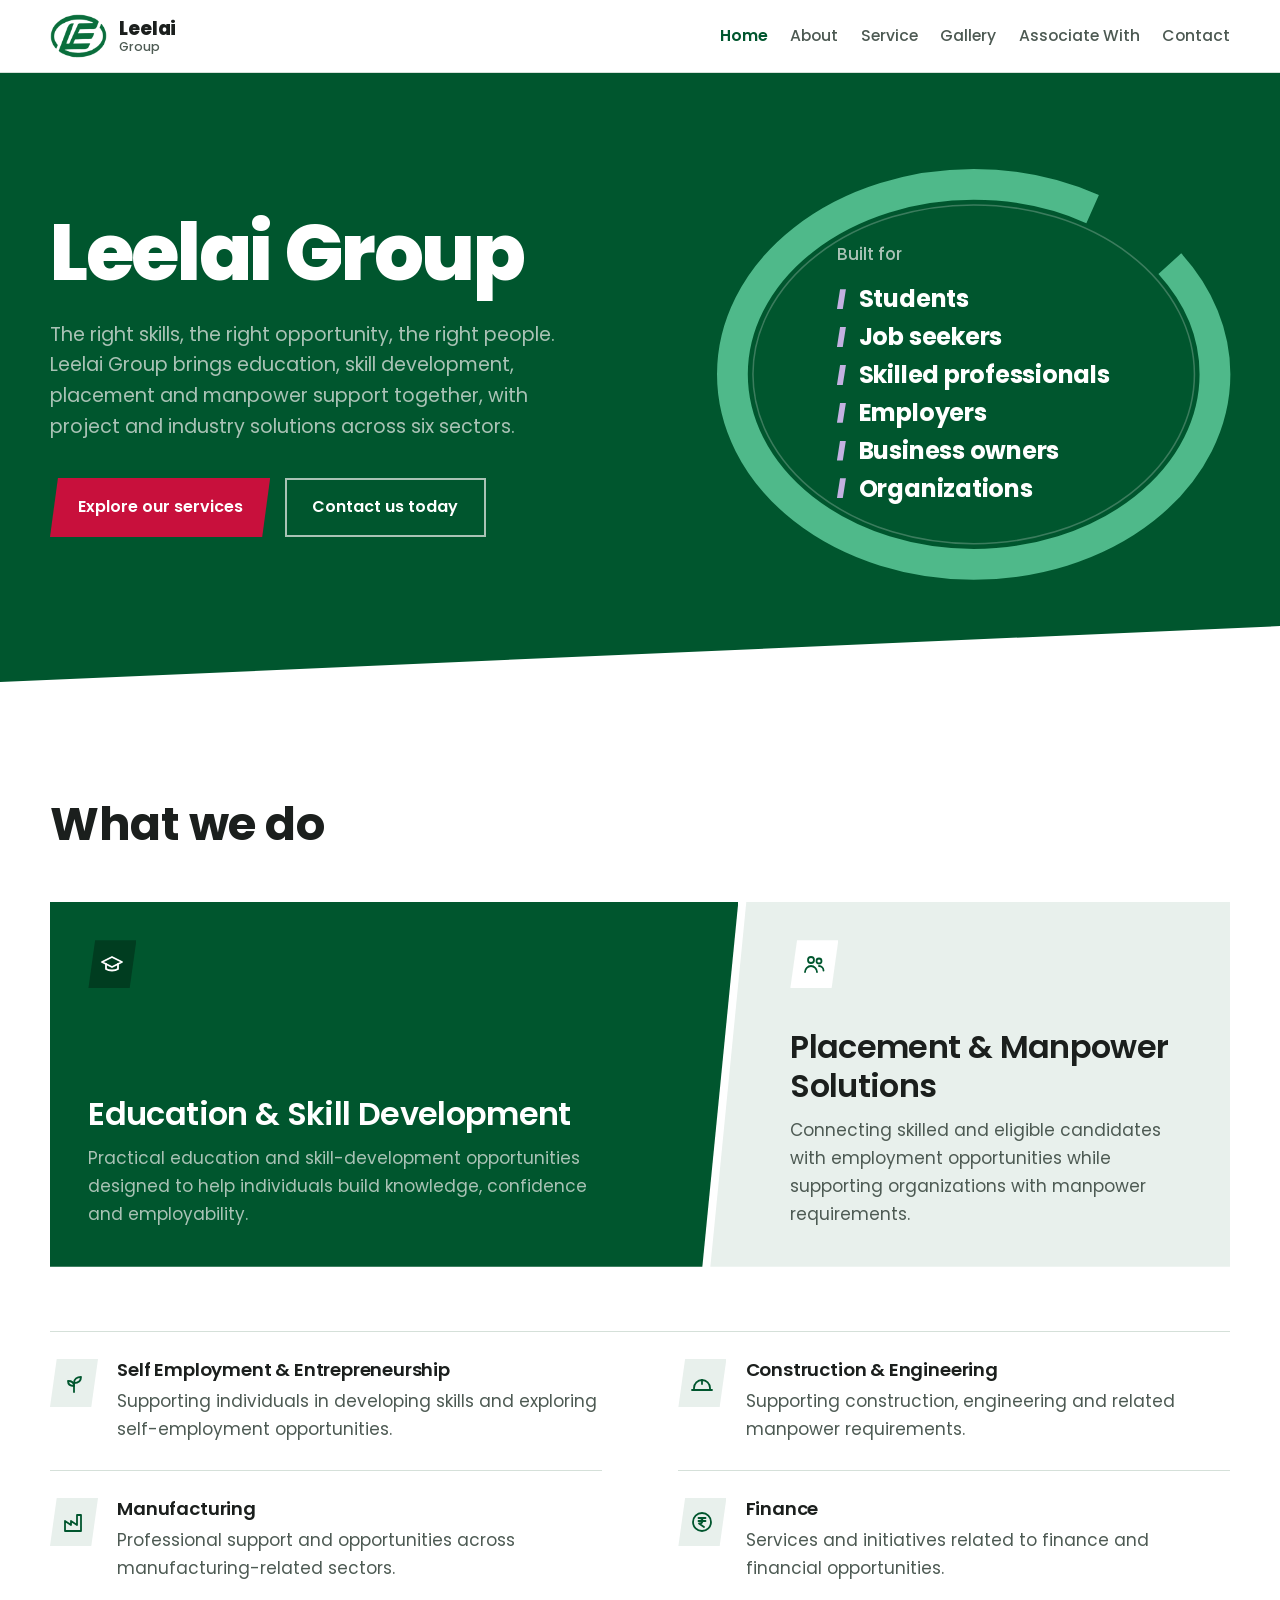
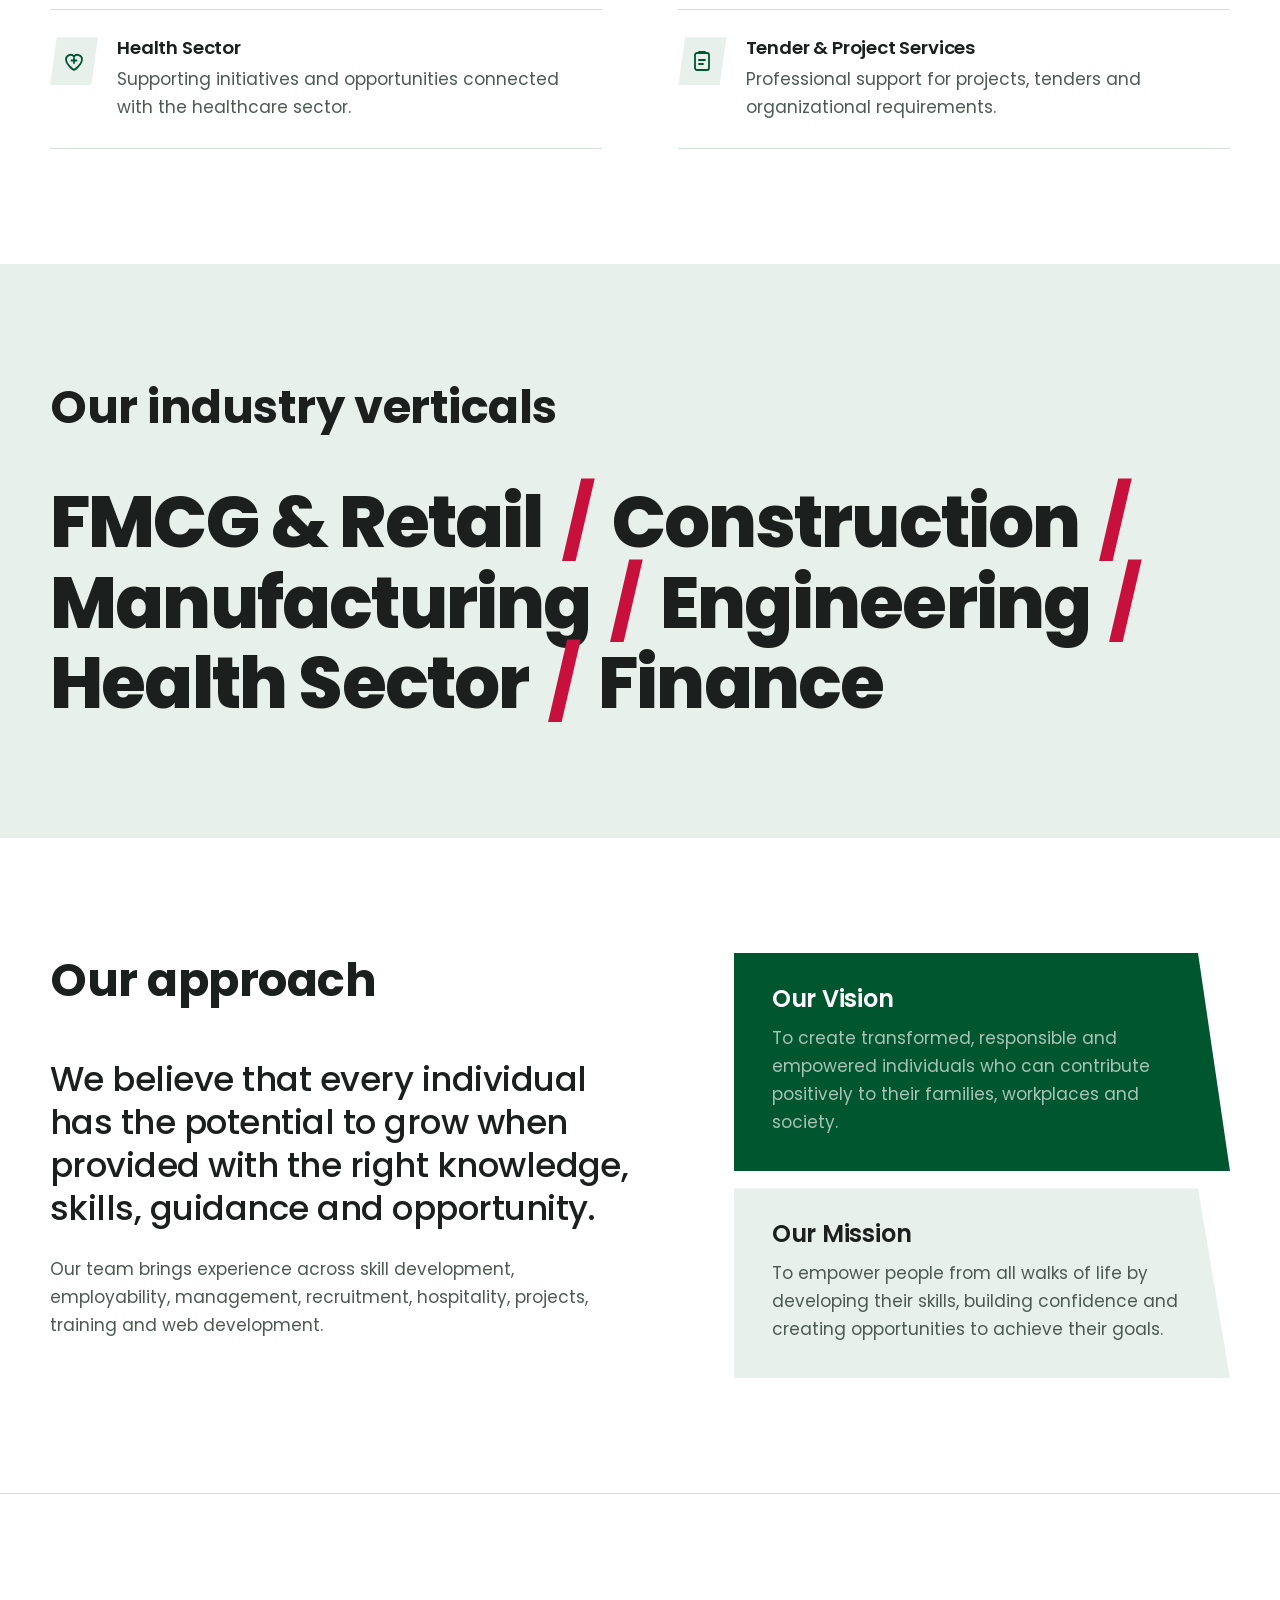
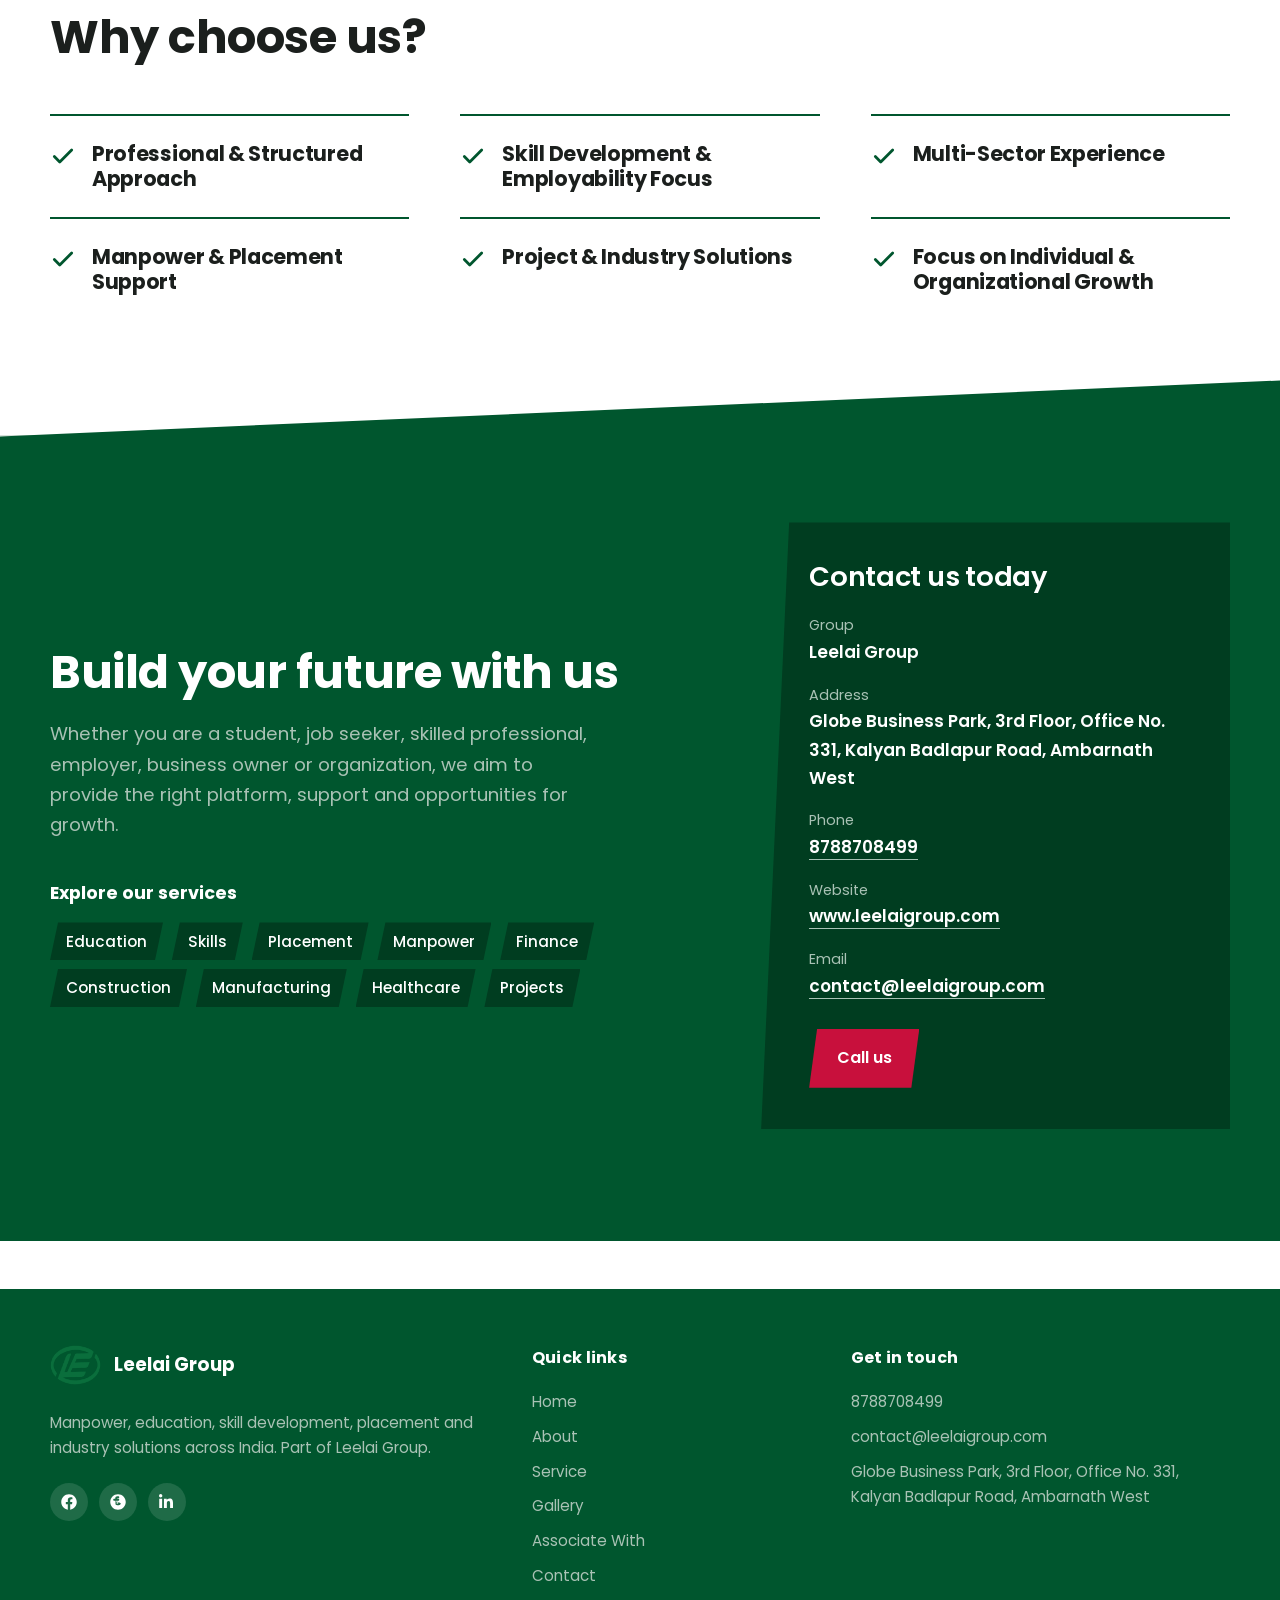
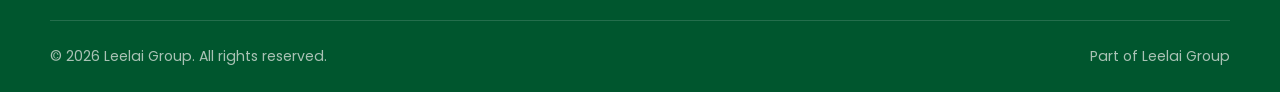
<file: index.html>
﻿<!DOCTYPE html>
<html lang="en">
<head>
<meta charset="utf-8">
<meta name="viewport" content="width=device-width, initial-scale=1">
<title>Leelai Group | Manpower, Education &amp; Placement Solutions</title>
<meta name="description" content="Leelai Group provides education, skill development, placement, manpower, construction, manufacturing, finance, health sector and project services across India. Part of Leelai Group.">
<meta name="keywords" content="Leelai Group, manpower services, placement, recruitment, skill development, education, construction, finance, healthcare, training, Vidyai Group">
<meta name="robots" content="index, follow">
<meta name="author" content="Leelai Group">
<meta name="theme-color" content="#00562E">
<link rel="canonical" href="https://leelaigroup.com/">
<!-- Open Graph -->
<meta property="og:type" content="website">
<meta property="og:site_name" content="Leelai Group">
<meta property="og:title" content="Leelai Group | Manpower, Education &amp; Placement Solutions">
<meta property="og:description" content="Education, skill development, placement, manpower, construction, manufacturing, finance, health and project services from Leelai Group.">
<meta property="og:url" content="https://leelaigroup.com/">
<meta property="og:image" content="https://leelaigroup.com/assets/images/logo-transparent.png">
<meta property="og:locale" content="en_US">
<!-- Twitter -->
<meta name="twitter:card" content="summary_large_image">
<meta name="twitter:title" content="Leelai Group | Manpower, Education &amp; Placement Solutions">
<meta name="twitter:description" content="Education, skill development, placement, manpower and industry solutions from Leelai Group.">
<meta name="twitter:image" content="https://leelaigroup.com/assets/images/logo-transparent.png">
<!-- Organization Schema -->
<script type="application/ld+json">
{
  "@context": "https://schema.org",
  "@type": "Organization",
  "name": "Leelai Group",
  "url": "https://leelaigroup.com/",
  "logo": "https://leelaigroup.com/assets/images/logo-transparent.png",
  "sameAs": [],
  "contactPoint": {
    "@type": "ContactPoint",
    "telephone": "+918788708499",
    "contactType": "customer service",
    "areaServed": "IN",
    "availableLanguage": "English"
  },
  "address": {
    "@type": "PostalAddress",
    "streetAddress": "Globe Business Park, 3rd Floor, Office No. 331, Kalyan Badlapur Road",
    "addressLocality": "Ambarnath West",
    "addressCountry": "IN"
  }
}
</script>
<link rel="preconnect" href="https://fonts.googleapis.com">
<link rel="preconnect" href="https://fonts.gstatic.com" crossorigin>
<link href="https://fonts.googleapis.com/css2?family=Poppins:wght@400;500;600;700;800&display=swap" rel="stylesheet">
<style>
:root{
  --bg:#FFFFFF;
  --surface:#FFFFFF;
  --tint:#E8F0EC;
  --ink:#1B1F1D;
  --muted:#4D5A53;
  --line:#D5E0D9;
  --brand:#00562E;
  --band:#00562E;
  --band-2:#003D20;
  --on-band:#FFFFFF;
  --on-band-muted:#A9C2B5;
  --ring:#4FB98A;
  --amber:#C8103C;
  --amber-ink:#FFFFFF;
  --amber-strong:#A50D31;
  --on-brand:#FFFFFF;
  --violet:#46287F;
  --lilac:#C3B1E1;
  --show-color:block;
  --show-white:none;
  --display:"Poppins",system-ui,-apple-system,"Segoe UI",Arial,sans-serif;
  --text:"Poppins",system-ui,-apple-system,"Segoe UI",Arial,sans-serif;
}

*,*::before,*::after{box-sizing:border-box}
html{scroll-behavior:smooth;-webkit-text-size-adjust:100%}
body{margin:0;background:var(--bg);color:var(--ink);font-family:var(--text);font-size:1.0625rem;line-height:1.65;-webkit-font-smoothing:antialiased}
img{max-width:100%;display:block}
a{color:inherit}
ul{list-style:none;margin:0;padding:0}
h1,h2,h3,p{margin:0}
:focus-visible{outline:3px solid var(--amber);outline-offset:3px;border-radius:2px}

.wrap{width:min(1180px,100% - 2.5rem);margin-inline:auto}
.section{padding:clamp(4rem,9vw,7.5rem) 0;scroll-margin-top:72px}

.h1,.h2,.h3{font-family:var(--display);letter-spacing:-0.01em;color:inherit}
.h1{font-size:clamp(2.4rem,6.2vw,4.9rem);line-height:1.05;font-weight:800;letter-spacing:-0.03em}
.h2{font-size:clamp(1.9rem,4vw,2.9rem);line-height:1.15;font-weight:700;margin-bottom:clamp(2rem,4vw,3.25rem)}
.h3{font-size:1.15rem;line-height:1.2;font-weight:600;letter-spacing:-0.01em}

/* Buttons */
.btn{display:inline-block;font-family:var(--text);font-weight:600;font-size:1rem;text-decoration:none;padding:.9rem 1.6rem;border:2px solid transparent;clip-path:polygon(8px 0,100% 0,calc(100% - 8px) 100%,0 100%);transition:background-color .18s,color .18s}
.btn-amber{background:var(--amber);color:var(--amber-ink)}
.btn-amber:hover{background:var(--amber-strong)}
.btn-line{background:transparent;color:var(--on-band);border-color:var(--on-band-muted);clip-path:none}
.btn-line:hover{background:rgba(255,255,255,.1)}

/* Nav */
.nav{position:sticky;top:0;z-index:20;background:var(--bg);border-bottom:1px solid var(--line)}
.nav-in{display:flex;align-items:center;justify-content:space-between;height:72px;gap:1.5rem}
.brand{display:flex;align-items:center;gap:.8rem;text-decoration:none}
.brand img{height:44px;width:auto}
.logo-color{display:var(--show-color)}
.logo-white{display:var(--show-white)}
.brand-name{font-family:var(--display);font-weight:800;font-size:1.15rem;line-height:1.05;letter-spacing:-0.01em}
.brand-name small{display:block;font-family:var(--text);font-weight:500;font-size:.78rem;color:var(--muted);letter-spacing:0;margin-top:2px}
.nav-links{display:flex;align-items:center;gap:1.4rem}
.nav-links a{text-decoration:none;font-weight:500;font-size:.98rem;color:var(--muted)}
.nav-links a:hover{color:var(--brand)}
.nav-links a.active{color:var(--brand);font-weight:600}
.nav-links .btn{color:var(--on-band);background:var(--band);padding:.6rem 1.2rem;font-size:.95rem}
.nav-links .btn:hover{background:var(--band-2);color:var(--on-band)}
.menu-btn{display:none;background:none;border:2px solid var(--line);color:var(--ink);font:inherit;font-weight:600;padding:.45rem .9rem;cursor:pointer}

/* Hero */
.hero{background:var(--band);color:var(--on-band);padding:clamp(3.5rem,8vw,6rem) 0 clamp(5rem,8vw,7rem);clip-path:polygon(0 0,100% 0,100% calc(100% - 56px),0 100%)}
.hero-grid{display:grid;grid-template-columns:1.08fr .92fr;gap:clamp(2rem,5vw,4.5rem);align-items:center}
.hero .lead{margin-top:1.6rem;max-width:34rem;font-size:1.2rem;line-height:1.6;color:var(--on-band-muted)}
.hero-actions{display:flex;flex-wrap:wrap;gap:.9rem;margin-top:2.2rem}

.ring{position:relative;width:100%;max-width:560px;margin-inline:auto;aspect-ratio:5/4}
.ring svg{position:absolute;inset:0;width:100%;height:100%;overflow:visible;animation:sweep 1.4s cubic-bezier(.3,.7,.2,1) both}
.ring ellipse{fill:none;stroke-linecap:butt}
.ring .ring-main{stroke:var(--ring);stroke-width:30;stroke-dasharray:93 7;stroke-dashoffset:9}
.ring .ring-thin{stroke:var(--on-band-muted);stroke-width:1.5;opacity:.35}
.ring-body{position:absolute;inset:0;display:grid;place-content:center;padding:0 16%}
.ring-title{font-family:var(--display);font-weight:500;font-size:1.05rem;color:var(--on-band-muted);margin-bottom:.7rem}
.ring-list li{display:flex;align-items:center;gap:.8rem;font-family:var(--display);font-weight:700;font-size:clamp(1.05rem,2.3vw,1.5rem);line-height:1.15;padding:.32rem 0;letter-spacing:-0.01em}
.ring-list li::before{content:"";width:9px;height:20px;background:var(--lilac);clip-path:polygon(35% 0,100% 0,65% 100%,0 100%);flex:none}
@keyframes sweep{from{clip-path:inset(0 100% 0 0)}to{clip-path:inset(-10% -10% -10% -10%)}}

/* Services */
.feature-row{display:grid;grid-template-columns:7fr 5fr}
.feature{min-height:320px;padding:2.4rem;display:flex;flex-direction:column;justify-content:space-between;gap:2.5rem}
.feature .h3{font-size:clamp(1.5rem,2.6vw,2rem);margin-bottom:.7rem;letter-spacing:-0.02em}
.feature p{max-width:32rem}
.feature-a{background:var(--band);color:var(--on-band);padding-right:4.2rem;clip-path:polygon(0 0,100% 0,calc(100% - 36px) 100%,0 100%)}
.feature-a p{color:var(--on-band-muted)}
.feature-b{background:var(--tint);margin-left:-28px;padding-left:5rem;clip-path:polygon(36px 0,100% 0,100% 100%,0 100%)}
.feature-b p{color:var(--muted)}
.icon{width:48px;height:48px;display:grid;place-items:center;clip-path:polygon(14% 0,100% 0,86% 100%,0 100%);background:var(--tint);color:var(--brand);flex:none}
.icon svg{width:24px;height:24px;fill:none;stroke:currentColor;stroke-width:1.8;stroke-linecap:round;stroke-linejoin:round}
.feature-a .icon{background:var(--band-2);color:var(--on-band)}
.feature-b .icon{background:var(--surface)}

.svc-list{display:grid;grid-template-columns:1fr 1fr;column-gap:clamp(2rem,6vw,5rem);margin-top:clamp(2.5rem,5vw,4rem);border-top:1px solid var(--line)}
.svc-list li{display:flex;gap:1.2rem;padding:1.7rem 0;border-bottom:1px solid var(--line)}
.svc-list p{color:var(--muted);margin-top:.35rem;max-width:30rem}

/* Verticals */
.verticals{background:var(--tint)}
.verts{display:flex;flex-wrap:wrap;align-items:baseline;row-gap:.2rem;font-family:var(--display);font-weight:800;font-size:clamp(2rem,5.6vw,4.7rem);line-height:1.08;letter-spacing:-0.025em}
.verts li{cursor:default;transition:color .18s}
.verts li:hover{color:var(--brand)}
.verts li:not(:last-child)::after{content:"/";color:var(--amber);font:inherit;line-height:1;margin:0 .28em}

/* Approach */
.approach-grid{display:grid;grid-template-columns:1.1fr .9fr;gap:clamp(2.5rem,6vw,5.5rem);align-items:start}
.statement{font-family:var(--display);font-weight:500;font-size:clamp(1.5rem,2.7vw,2.15rem);line-height:1.25;letter-spacing:-0.015em}
.approach-copy p+p{margin-top:1.6rem;color:var(--muted);max-width:36rem}
.vm{display:grid;gap:1.1rem}
.vm-item{padding:2rem 2rem 2.2rem 2.4rem;clip-path:polygon(0 0,calc(100% - 32px) 0,100% 100%,0 100%)}
.vm-item .h3{margin-bottom:.6rem;font-size:1.5rem}
.vm-vision{background:var(--band);color:var(--on-band)}
.vm-vision p{color:var(--on-band-muted)}
.vm-mission{background:var(--tint)}
.vm-mission p{color:var(--muted)}

/* Why */
.why{background:var(--surface);border-block:1px solid var(--line)}
.why-grid{display:grid;grid-template-columns:repeat(3,1fr);gap:0 clamp(1.5rem,4vw,3.5rem)}
.why-grid li{display:flex;align-items:flex-start;gap:1rem;padding:1.6rem 0;border-top:2px solid var(--brand);font-family:var(--display);font-weight:700;font-size:1.3rem;line-height:1.2;letter-spacing:-0.015em}
.why-grid svg{width:26px;height:26px;flex:none;margin-top:1px;fill:none;stroke:var(--brand);stroke-width:2.6;stroke-linecap:round;stroke-linejoin:round}

/* CTA + contact */
.cta{background:var(--band);color:var(--on-band);padding:calc(clamp(4rem,9vw,7rem) + 30px) 0 clamp(4rem,9vw,7rem);clip-path:polygon(0 56px,100% 0,100% 100%,0 100%);margin-top:-56px;scroll-margin-top:0}
.cta-grid{display:grid;grid-template-columns:1.15fr .85fr;gap:clamp(2.5rem,6vw,5rem);align-items:center}
.cta .h2{margin-bottom:1.3rem}
.cta .lead{color:var(--on-band-muted);font-size:1.15rem;max-width:34rem}
.explore{margin-top:2.4rem}
.explore p{font-family:var(--display);font-weight:700;font-size:1.1rem;margin-bottom:.9rem}
.chips{display:flex;flex-wrap:wrap;gap:.55rem}
.chips a{text-decoration:none;font-weight:500;font-size:.95rem;padding:.4rem 1rem;background:var(--band-2);clip-path:polygon(8px 0,100% 0,calc(100% - 8px) 100%,0 100%);transition:background-color .18s,color .18s}
.chips a:hover{background:var(--amber);color:var(--amber-ink)}
.contact-panel{background:var(--band-2);padding:2.4rem 2.4rem 2.6rem 3rem;clip-path:polygon(28px 0,100% 0,100% 100%,0 100%)}
.contact-panel .h3{font-size:1.7rem;margin-bottom:1.3rem}
.contact-panel dl{margin:0;display:grid;gap:1.1rem}
.contact-panel dt{font-size:.9rem;color:var(--on-band-muted)}
.contact-panel dd{margin:0;font-weight:600;word-break:break-word}
.contact-panel dd a{text-decoration:none;border-bottom:1px solid var(--on-band-muted)}
.contact-panel dd a:hover{border-color:var(--lilac);color:var(--lilac)}
.contact-panel .btn{margin-top:1.8rem}

/* Footer */
.footer{background:var(--band);color:var(--on-band-muted);padding:clamp(2.5rem,5vw,3.5rem) 0 1.5rem;font-size:.95rem;margin-top:3rem}
.footer-grid{display:grid;grid-template-columns:1.6fr 1fr 1.4fr;gap:2.5rem 3rem;padding-bottom:2rem}
.foot-brand{display:inline-flex;align-items:center;gap:.8rem;color:var(--on-band);font-family:var(--display);font-weight:700;font-size:1.15rem;text-decoration:none}
.foot-brand img{height:40px;width:auto;display:block}
.footer-about p{margin-top:1.1rem;max-width:34rem;color:var(--on-band-muted)}
.footer-title{font-family:var(--display);font-weight:700;font-size:1rem;color:var(--on-band);margin:0 0 1.1rem;letter-spacing:.02em}
.footer-links,.footer-contact{display:grid;gap:.6rem}
.footer-links a,.footer-contact a{color:var(--on-band-muted);text-decoration:none;transition:color .2s}
.footer-links a:hover,.footer-contact a:hover{color:var(--lilac)}
.footer-contact li{color:var(--on-band-muted);max-width:32rem}
.footer-social{display:flex;gap:.7rem;margin-top:1.4rem}
.footer-social a{width:38px;height:38px;display:grid;place-items:center;border-radius:50%;background:rgba(255,255,255,.12);color:var(--on-band);transition:background .25s,color .25s,transform .25s}
.footer-social a:hover{background:var(--amber);color:var(--amber-ink);transform:translateY(-3px)}
.footer-social svg{width:16px;height:16px;fill:currentColor}
.footer-bottom{display:flex;flex-wrap:wrap;align-items:center;justify-content:space-between;gap:.8rem;border-top:1px solid rgba(255,255,255,.14);padding-top:1.5rem;color:var(--on-band-muted);font-size:.88rem}

@media (max-width:980px){
  .hero-grid,.approach-grid,.cta-grid{grid-template-columns:1fr}
  .why-grid{grid-template-columns:1fr 1fr}
  .ring{max-width:480px}
}
@media (max-width:820px){
  .menu-btn{display:block}
  .nav-links{display:none;position:absolute;top:72px;left:0;right:0;background:var(--bg);border-bottom:1px solid var(--line);flex-direction:column;align-items:flex-start;padding:1.2rem 1.25rem 1.5rem;gap:1.1rem}
  .nav-links.open{display:flex}
  .feature-row{grid-template-columns:1fr}
  .feature{min-height:0}
  .feature-a,.feature-b{clip-path:none;margin-left:0;padding:2rem}
  .svc-list{grid-template-columns:1fr}
  .brand-name small{display:none}
}
@media (max-width:640px){
  .why-grid{grid-template-columns:1fr}
  .ring-title{display:none}
  .ring-list li{padding:.2rem 0;font-size:1rem}
  .hero{clip-path:polygon(0 0,100% 0,100% calc(100% - 32px),0 100%)}
  .cta{clip-path:polygon(0 32px,100% 0,100% 100%,0 100%);margin-top:-32px}
  .contact-panel{clip-path:none;padding:2rem}
}
@media (prefers-reduced-motion:reduce){
  html{scroll-behavior:auto}
  .ring svg{animation:none}
  *{transition:none !important}
}
</style>
</head>
<body>

<header class="nav">
  <div class="wrap nav-in">
    <a class="brand" href="#top" aria-label="Leelai Group, home">
      <img class="logo-color" src="assets/images/logo-transparent.png" alt="Leelai logo">
      <span class="brand-name">Leelai<small>Group</small></span>
    </a>
    <button class="menu-btn" id="menuBtn" aria-expanded="false" aria-controls="navLinks">Menu</button>
    <nav class="nav-links" id="navLinks" aria-label="Main">
      <a href="index.html" class="active">Home</a>
      <a href="about.html">About</a>
      <a href="service.html">Service</a>
      <a href="gallery.html">Gallery</a>
      <a href="associate.html">Associate With</a>
      <a href="contact.html">Contact</a>
    </nav>
  </div>
</header>

<main id="top">

  <section class="hero" aria-labelledby="hero-title">
    <div class="wrap hero-grid">
      <div>
        <h1 class="h1" id="hero-title">Leelai Group</h1>
        <p class="lead">The right skills, the right opportunity, the right people. Leelai Group brings education, skill development, placement and manpower support together, with project and industry solutions across six sectors.</p>
        <div class="hero-actions">
          <a class="btn btn-amber" href="#services">Explore our services</a>
          <a class="btn btn-line" href="#contact">Contact us today</a>
        </div>
      </div>

      <div class="ring">
        <svg viewBox="0 0 500 400" aria-hidden="true" focusable="false">
          <ellipse class="ring-thin" cx="250" cy="200" rx="215" ry="165"/>
          <ellipse class="ring-main" cx="250" cy="200" rx="235" ry="185" pathLength="100"/>
        </svg>
        <div class="ring-body">
          <p class="ring-title">Built for</p>
          <ul class="ring-list">
            <li>Students</li>
            <li>Job seekers</li>
            <li>Skilled professionals</li>
            <li>Employers</li>
            <li>Business owners</li>
            <li>Organizations</li>
          </ul>
        </div>
      </div>
    </div>
  </section>

  <section class="section" id="services" aria-labelledby="services-title">
    <div class="wrap">
      <h2 class="h2" id="services-title">What we do</h2>

      <div class="feature-row">
        <article class="feature feature-a reveal">
          <span class="icon"><svg viewBox="0 0 24 24" aria-hidden="true"><path d="M22 10 12 5 2 10l10 5 10-5z"/><path d="M6 12v5c3 2 9 2 12 0v-5"/></svg></span>
          <div>
            <h3 class="h3">Education &amp; Skill Development</h3>
            <p>Practical education and skill-development opportunities designed to help individuals build knowledge, confidence and employability.</p>
          </div>
        </article>
        <article class="feature feature-b reveal">
          <span class="icon"><svg viewBox="0 0 24 24" aria-hidden="true"><circle cx="9" cy="8" r="3"/><path d="M3 20c0-3.3 2.7-6 6-6s6 2.7 6 6"/><circle cx="17" cy="9" r="2.5"/><path d="M17 14c2.5 0 4.5 2 4.5 4.5"/></svg></span>
          <div>
            <h3 class="h3">Placement &amp; Manpower Solutions</h3>
            <p>Connecting skilled and eligible candidates with employment opportunities while supporting organizations with manpower requirements.</p>
          </div>
        </article>
      </div>

      <ul class="svc-list">
        <li>
          <span class="icon"><svg viewBox="0 0 24 24" aria-hidden="true"><path d="M12 21v-9"/><path d="M12 12c0-4 3-6 7-6 0 4-3 6-7 6z"/><path d="M12 15c0-3-2-5-6-5 0 3 2 5 6 5z"/></svg></span>
          <div><h3 class="h3">Self Employment &amp; Entrepreneurship</h3><p>Supporting individuals in developing skills and exploring self-employment opportunities.</p></div>
        </li>
        <li>
          <span class="icon"><svg viewBox="0 0 24 24" aria-hidden="true"><path d="M2 19h20"/><path d="M4 19v-2a8 8 0 0 1 16 0v2"/><path d="M12 9v4"/></svg></span>
          <div><h3 class="h3">Construction &amp; Engineering</h3><p>Supporting construction, engineering and related manpower requirements.</p></div>
        </li>
        <li>
          <span class="icon"><svg viewBox="0 0 24 24" aria-hidden="true"><path d="M3 21V11l6 4v-4l6 4V5h4v16z"/></svg></span>
          <div><h3 class="h3">Manufacturing</h3><p>Professional support and opportunities across manufacturing-related sectors.</p></div>
        </li>
        <li>
          <span class="icon"><svg viewBox="0 0 24 24" aria-hidden="true"><circle cx="12" cy="12" r="9"/><path d="M8.5 8h7M8.5 11h7M9.5 8c4 0 4 5.5 0 5.5H9l5 3.5"/></svg></span>
          <div><h3 class="h3">Finance</h3><p>Services and initiatives related to finance and financial opportunities.</p></div>
        </li>
        <li>
          <span class="icon"><svg viewBox="0 0 24 24" aria-hidden="true"><path d="M12 21s-8-5-8-11a4.5 4.5 0 0 1 8-2.5A4.5 4.5 0 0 1 20 10c0 6-8 11-8 11z"/><path d="M12 9v5M9.5 11.5h5"/></svg></span>
          <div><h3 class="h3">Health Sector</h3><p>Supporting initiatives and opportunities connected with the healthcare sector.</p></div>
        </li>
        <li>
          <span class="icon"><svg viewBox="0 0 24 24" aria-hidden="true"><rect x="5" y="4" width="14" height="17" rx="2"/><path d="M9 4V3h6v1M9 11h6M9 15h4"/></svg></span>
          <div><h3 class="h3">Tender &amp; Project Services</h3><p>Professional support for projects, tenders and organizational requirements.</p></div>
        </li>
      </ul>
    </div>
  </section>

  <section class="section verticals" id="verticals" aria-labelledby="verticals-title">
    <div class="wrap">
      <h2 class="h2" id="verticals-title">Our industry verticals</h2>
      <ul class="verts">
        <li>FMCG &amp; Retail</li>
        <li>Construction</li>
        <li>Manufacturing</li>
        <li>Engineering</li>
        <li>Health Sector</li>
        <li>Finance</li>
      </ul>
    </div>
  </section>

  <section class="section" id="approach" aria-labelledby="approach-title">
    <div class="wrap approach-grid">
      <div class="approach-copy">
        <h2 class="h2" id="approach-title">Our approach</h2>
        <p class="statement">We believe that every individual has the potential to grow when provided with the right knowledge, skills, guidance and opportunity.</p>
        <p>Our team brings experience across skill development, employability, management, recruitment, hospitality, projects, training and web development.</p>
      </div>
      <div class="vm">
        <div class="vm-item vm-vision reveal">
          <h3 class="h3">Our Vision</h3>
          <p>To create transformed, responsible and empowered individuals who can contribute positively to their families, workplaces and society.</p>
        </div>
        <div class="vm-item vm-mission reveal">
          <h3 class="h3">Our Mission</h3>
          <p>To empower people from all walks of life by developing their skills, building confidence and creating opportunities to achieve their goals.</p>
        </div>
      </div>
    </div>
  </section>

  <section class="section why" id="why" aria-labelledby="why-title">
    <div class="wrap">
      <h2 class="h2" id="why-title">Why choose us?</h2>
      <ul class="why-grid">
        <li><svg viewBox="0 0 24 24" aria-hidden="true"><path d="M4 12.5l5 5L20 6.5"/></svg>Professional &amp; Structured Approach</li>
        <li><svg viewBox="0 0 24 24" aria-hidden="true"><path d="M4 12.5l5 5L20 6.5"/></svg>Skill Development &amp; Employability Focus</li>
        <li><svg viewBox="0 0 24 24" aria-hidden="true"><path d="M4 12.5l5 5L20 6.5"/></svg>Multi-Sector Experience</li>
        <li><svg viewBox="0 0 24 24" aria-hidden="true"><path d="M4 12.5l5 5L20 6.5"/></svg>Manpower &amp; Placement Support</li>
        <li><svg viewBox="0 0 24 24" aria-hidden="true"><path d="M4 12.5l5 5L20 6.5"/></svg>Project &amp; Industry Solutions</li>
        <li><svg viewBox="0 0 24 24" aria-hidden="true"><path d="M4 12.5l5 5L20 6.5"/></svg>Focus on Individual &amp; Organizational Growth</li>
      </ul>
    </div>
  </section>

  <section class="cta" id="contact" aria-labelledby="cta-title">
    <div class="wrap cta-grid">
      <div>
        <h2 class="h2" id="cta-title">Build your future with us</h2>
        <p class="lead">Whether you are a student, job seeker, skilled professional, employer, business owner or organization, we aim to provide the right platform, support and opportunities for growth.</p>
        <div class="explore">
          <p>Explore our services</p>
          <div class="chips">
            <a href="#services">Education</a>
            <a href="#services">Skills</a>
            <a href="#services">Placement</a>
            <a href="#services">Manpower</a>
            <a href="#services">Finance</a>
            <a href="#services">Construction</a>
            <a href="#services">Manufacturing</a>
            <a href="#services">Healthcare</a>
            <a href="#services">Projects</a>
          </div>
        </div>
      </div>

      <div class="contact-panel">
        <h3 class="h3">Contact us today</h3>
        <dl>
          <div><dt>Group</dt><dd>Leelai Group</dd></div>
          <div><dt>Address</dt><dd>Globe Business Park, 3rd Floor, Office No. 331, Kalyan Badlapur Road, Ambarnath West</dd></div>
          <div><dt>Phone</dt><dd><a href="tel:8788708499">8788708499</a></dd></div>
          <div><dt>Website</dt><dd><a href="https://www.leelaigroup.com" target="_blank" rel="noopener">www.leelaigroup.com</a></dd></div>
          <div><dt>Email</dt><dd><a href="mailto:contact@leelaigroup.com">contact@leelaigroup.com</a></dd></div>
        </dl>
        <a class="btn btn-amber" href="tel:8788708499">Call us</a>
      </div>
    </div>
  </section>

</main>

<footer class="footer">
  <div class="wrap footer-grid">
    <div class="footer-about">
      <a class="foot-brand" href="index.html"><img src="assets/images/logo-transparent.png" alt="Leelai Group">Leelai Group</a>
      <p>Manpower, education, skill development, placement and industry solutions across India. Part of Leelai Group.</p>
      <div class="footer-social">
        <a href="#" aria-label="Facebook"><svg viewBox="0 0 512 512"><path d="M504 256C504 119 393 8 256 8S8 119 8 256c0 123.78 90.69 226.38 209.25 245V327.69h-63V256h63v-54.64c0-62.15 37-96.48 93.67-96.48 27.14 0 55.52 4.84 55.52 4.84v61h-31.28c-30.8 0-40.41 19.12-40.41 38.73V256h68.78l-11 71.69h-57.78V501C413.31 482.38 504 379.78 504 256z"/></svg></a>
        <a href="#" aria-label="Instagram"><svg viewBox="0 0 512 512"><path d="M256 8C119 8 8 119 8 256s111 248 248 248 248-111 248-248S393 8 256 8zm88 288c0 35.3-28.7 64-64 64h-48c-35.3 0-64-28.7-64-64v-80h-32c-17.7 0-32-14.3-32-32s14.3-32 32-32h32v-16c0-35.3 28.7-64 64-64h32c17.7 0 32 14.3 32 32s-14.3 32-32 32h-32v16h32c17.7 0 32 14.3 32 32s-14.3 32-32 32h-32v80c0 8.8-7.2 16-16 16h-16v-64h16v-32h-32v96h48c17.7 0 32-14.3 32-32v-16h16z"/></svg></a>
        <a href="#" aria-label="LinkedIn"><svg viewBox="0 0 512 512"><path d="M100.28 448H7.4V148.9h92.88zM53.79 108.1C24.09 108.1 0 83.5 0 53.8a53.79 53.79 0 0 1 107.58 0c0 29.7-24.1 54.3-53.79 54.3zM447.9 448h-92.68V302.4c0-34.7-.7-79.2-48.29-79.2-48.29 0-55.69 37.7-55.69 76.7V448h-92.78V148.9h89.08v40.8h1.3c12.4-23.5 42.69-48.3 87.88-48.3 94 0 111.28 61.9 111.28 142.3V448z"/></svg></a>
      </div>
    </div>
    <div class="footer-col">
      <h2 class="footer-title">Quick links</h2>
      <ul class="footer-links">
        <li><a href="index.html">Home</a></li>
        <li><a href="about.html">About</a></li>
        <li><a href="service.html">Service</a></li>
        <li><a href="gallery.html">Gallery</a></li>
        <li><a href="associate.html">Associate With</a></li>
        <li><a href="contact.html">Contact</a></li>
      </ul>
    </div>
    <div class="footer-col">
      <h2 class="footer-title">Get in touch</h2>
      <ul class="footer-contact">
        <li><a href="tel:8788708499">8788708499</a></li>
        <li><a href="mailto:contact@leelaigroup.com">contact@leelaigroup.com</a></li>
        <li>Globe Business Park, 3rd Floor, Office No. 331, Kalyan Badlapur Road, Ambarnath West</li>
      </ul>
    </div>
  </div>
  <div class="wrap footer-bottom">
    <span>&copy; <span id="year">2026</span> Leelai Group. All rights reserved.</span>
    <span>Part of Leelai Group</span>
  </div>
</footer>

<script>
(function(){
  var year=document.getElementById('year');
  if(year) year.textContent=new Date().getFullYear();
  var btn=document.getElementById('menuBtn'), nav=document.getElementById('navLinks');
  if(!btn||!nav) return;
  btn.addEventListener('click',function(){
    var open=nav.classList.toggle('open');
    btn.setAttribute('aria-expanded',open?'true':'false');
  });
  nav.addEventListener('click',function(e){
    if(e.target.tagName==='A'){nav.classList.remove('open');btn.setAttribute('aria-expanded','false');}
  });
})();
</script>
</body>
</html>
</file>
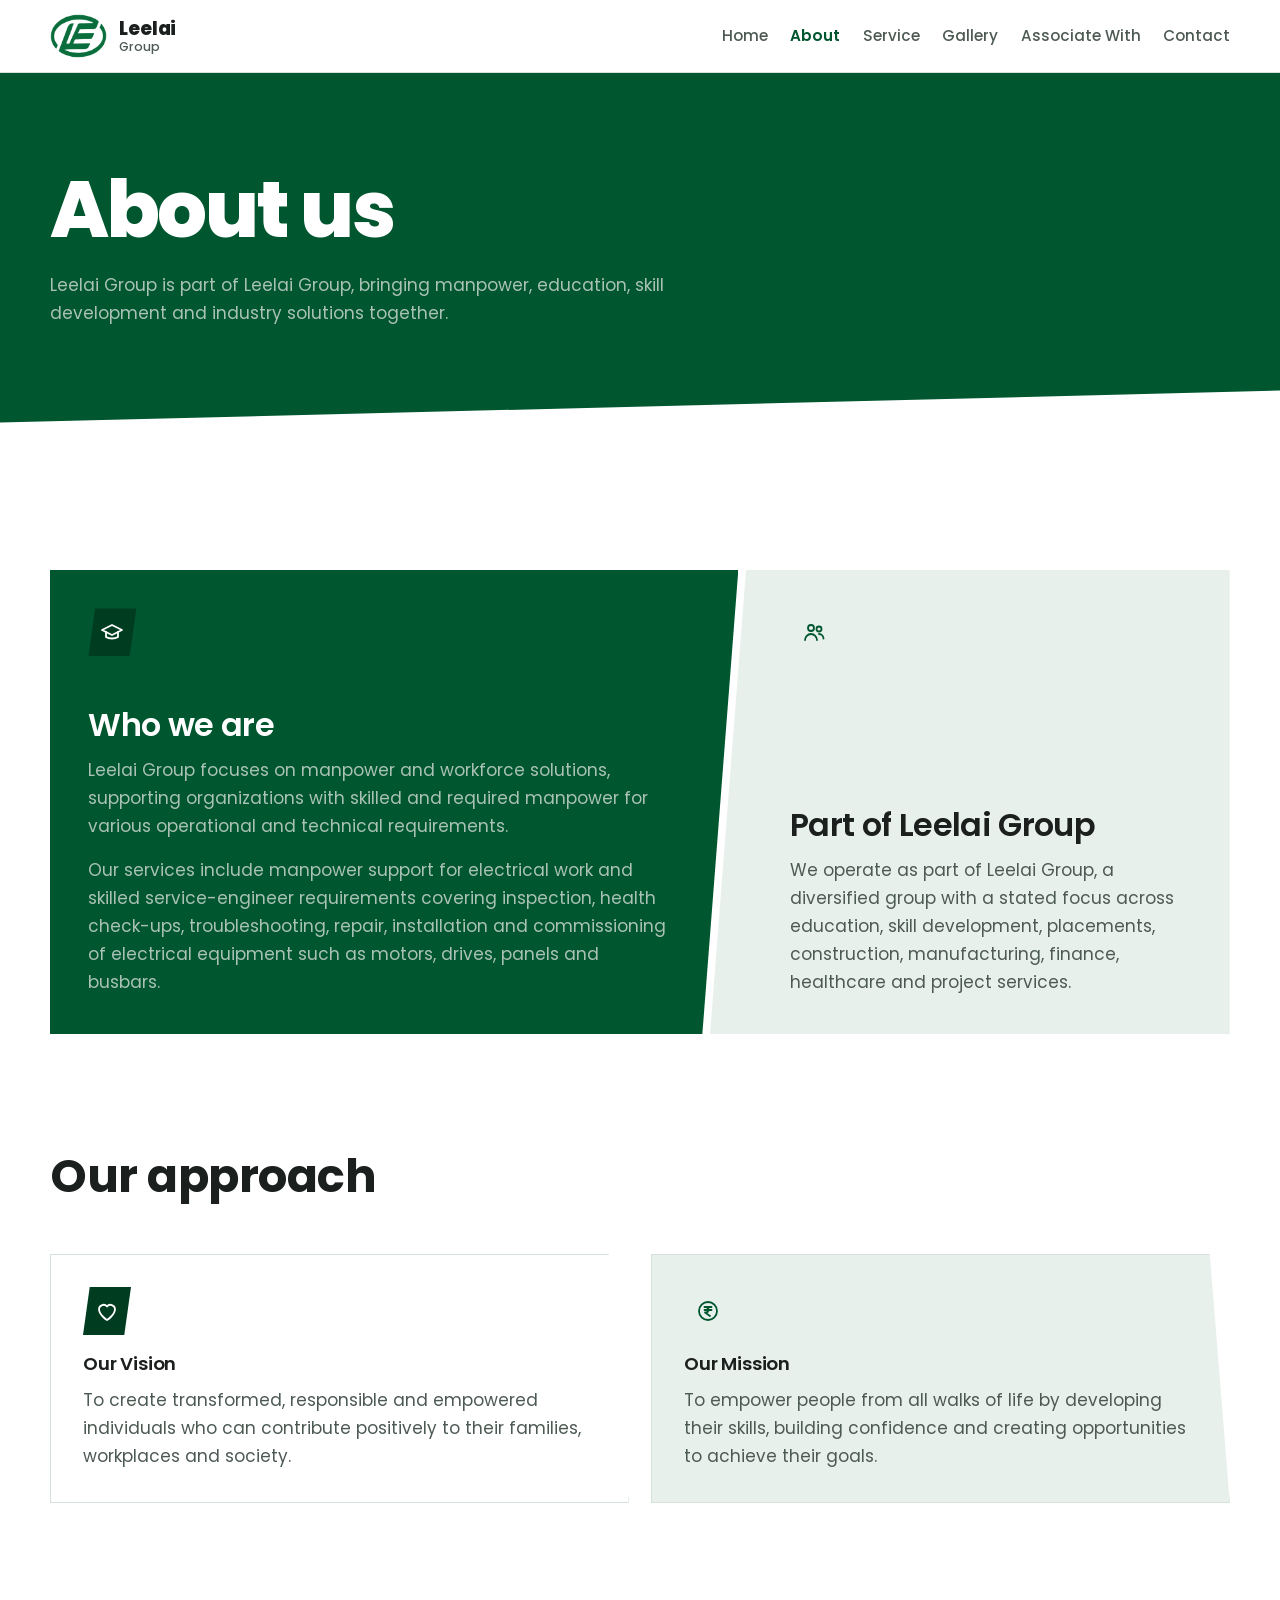
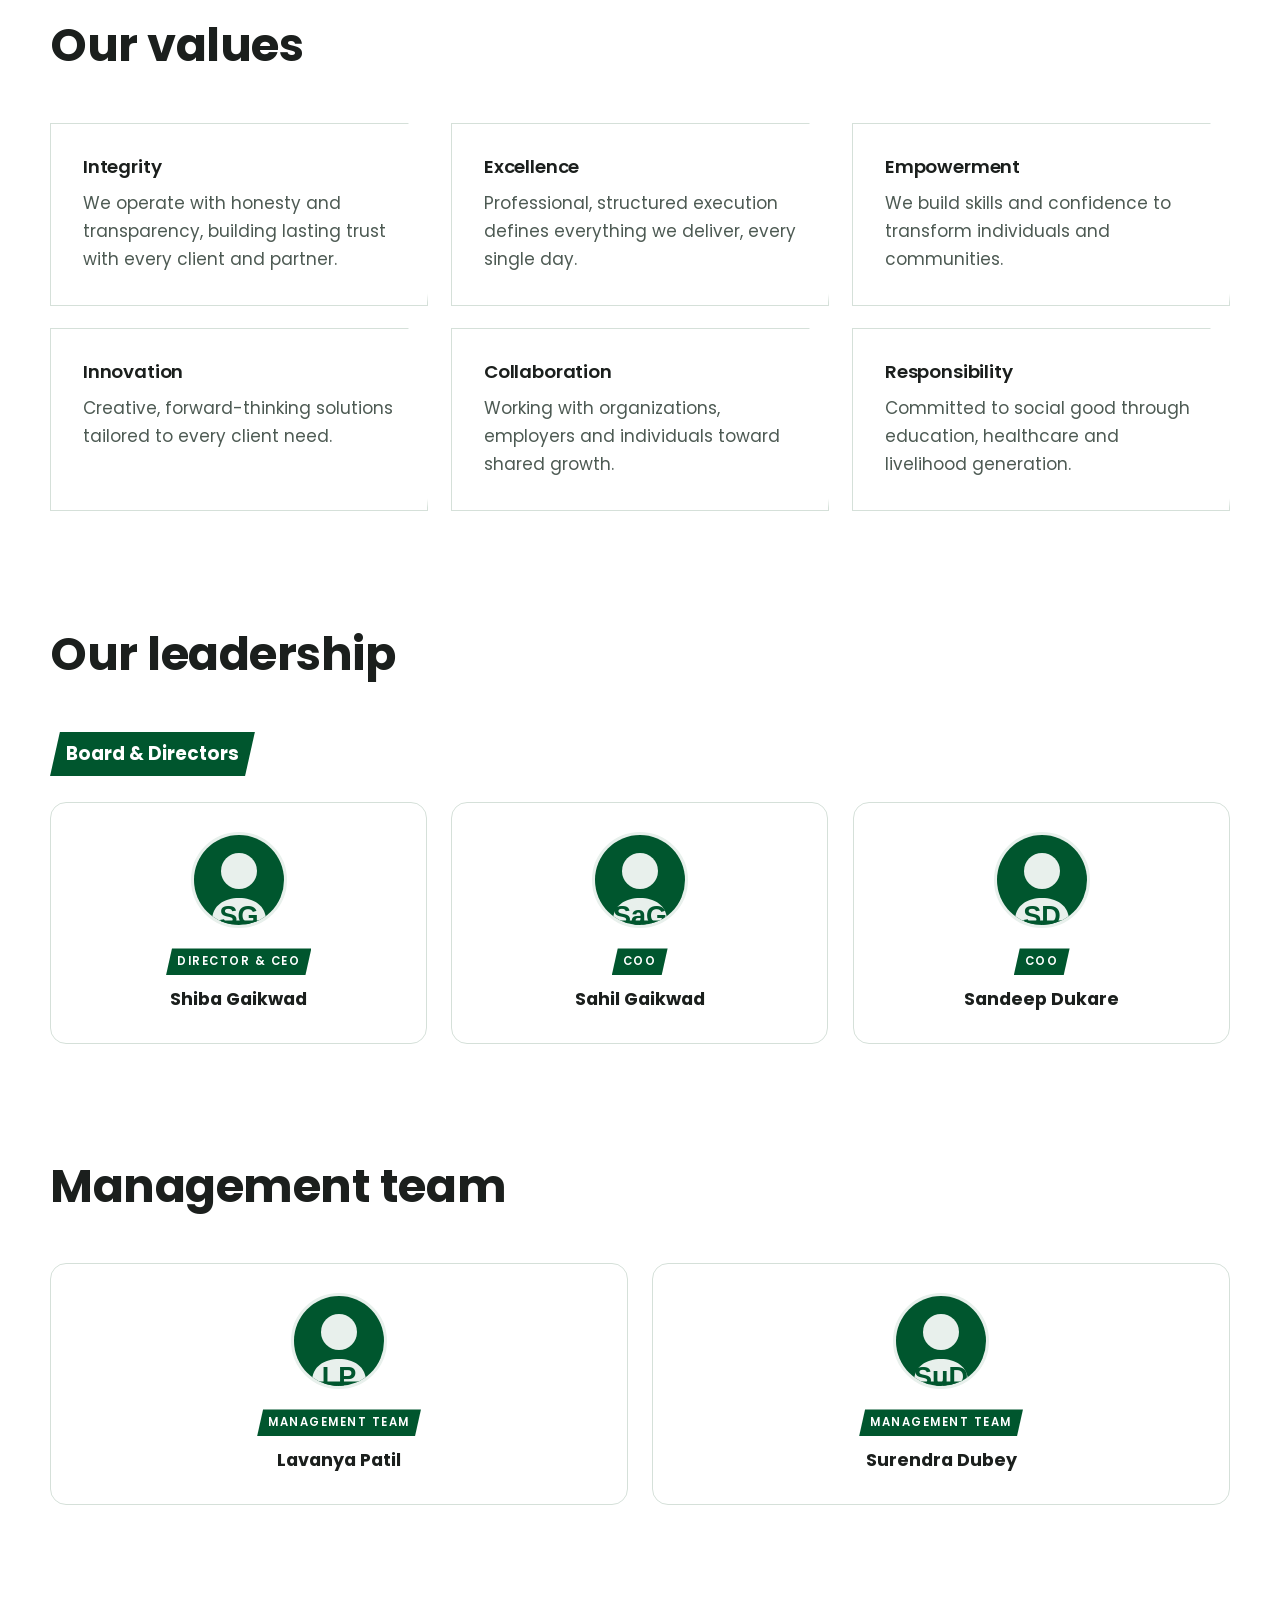
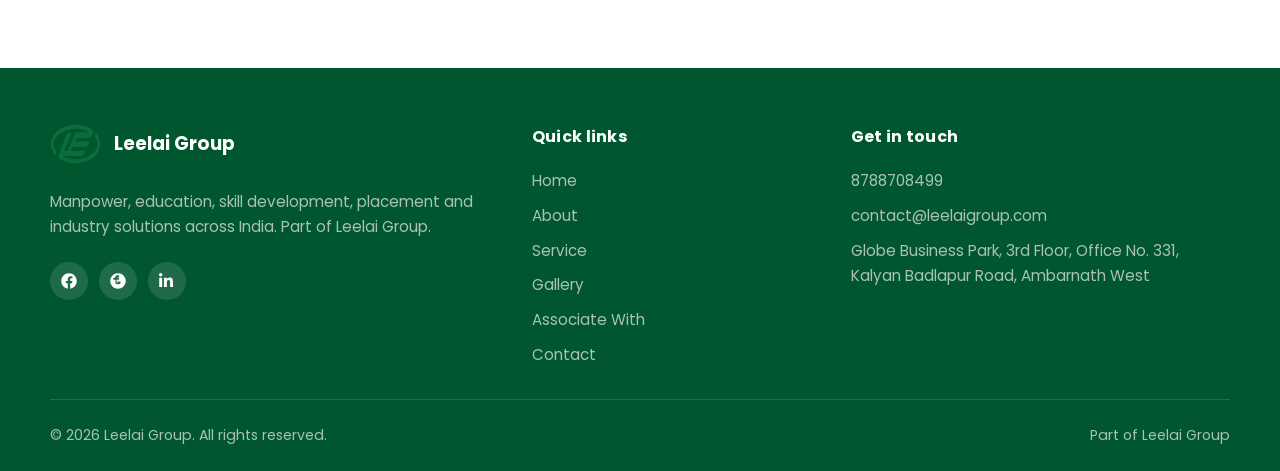
<file: about.html>
﻿<!DOCTYPE html>
<html lang="en">
<head>
<meta charset="utf-8">
<meta name="viewport" content="width=device-width, initial-scale=1">
<title>About Us | Leelai Group</title>
<meta name="description" content="About Leelai Group - our story, vision, mission, values and leadership team across manpower, education, skill development and industry solutions.">
<meta name="keywords" content="Leelai Group about, manpower company, placement agency, skill development, leadership team, Vidyai Group">
<meta name="robots" content="index, follow">
<meta name="author" content="Leelai Group">
<link rel="canonical" href="https://leelaigroup.com/about.html">
<!-- Open Graph -->
<meta property="og:type" content="website">
<meta property="og:site_name" content="Leelai Group">
<meta property="og:title" content="About Us | Leelai Group">
<meta property="og:description" content="About Leelai Group - our story, vision, mission, values and leadership team.">
<meta property="og:url" content="https://leelaigroup.com/about.html">
<meta property="og:image" content="https://leelaigroup.com/assets/images/logo-transparent.png">
<meta property="og:locale" content="en_US">
<!-- Twitter -->
<meta name="twitter:card" content="summary_large_image">
<meta name="twitter:title" content="About Us | Leelai Group">
<meta name="twitter:description" content="Our story, vision, mission, values and leadership team.">
<meta name="twitter:image" content="https://leelaigroup.com/assets/images/logo-transparent.png">
<link rel="preconnect" href="https://fonts.googleapis.com">
<link rel="preconnect" href="https://fonts.gstatic.com" crossorigin>
<link href="https://fonts.googleapis.com/css2?family=Poppins:wght@400;500;600;700;800&display=swap" rel="stylesheet">
<script>document.documentElement.classList.add('js');</script>

<link rel="stylesheet" href="css/style.css">
</head>
<body>

<header class="nav">
  <div class="wrap nav-in">
    <a class="brand" href="index.html" aria-label="Leelai Group, home">
      <img src="assets/images/logo-transparent.png" alt="Leelai logo">
      <span class="brand-name">Leelai<small>Group</small></span>
    </a>
    <button class="menu-btn" id="menuBtn" aria-expanded="false" aria-controls="navLinks">Menu</button>
    <nav class="nav-links" id="navLinks" aria-label="Main">
      <a href="index.html">Home</a>
      <a href="about.html" class="active">About</a>
      <a href="service.html">Service</a>
      <a href="gallery.html">Gallery</a>
      <a href="associate.html">Associate With</a>
      <a href="contact.html">Contact</a>
    </nav>
  </div>
</header>

<main>

  <section class="page-banner">
    <div class="wrap">
      <h1 class="h1">About us</h1>
      <p class="lead">Leelai Group is part of Leelai Group, bringing manpower, education, skill development and industry solutions together.</p>
    </div>
  </section>

  <section class="section">
    <div class="wrap">
      <div class="feature-row">
        <article class="feature feature-a reveal">
          <span class="icon icon-band"><svg viewBox="0 0 24 24" aria-hidden="true"><path d="M22 10 12 5 2 10l10 5 10-5z"/><path d="M6 12v5c3 2 9 2 12 0v-5"/></svg></span>
          <div>
            <h2 class="h3">Who we are</h2>
            <p>Leelai Group focuses on manpower and workforce solutions, supporting organizations with skilled and required manpower for various operational and technical requirements.</p>
            <p style="margin-top:1rem;">Our services include manpower support for electrical work and skilled service-engineer requirements covering inspection, health check-ups, troubleshooting, repair, installation and commissioning of electrical equipment such as motors, drives, panels and busbars.</p>
          </div>
        </article>
        <article class="feature feature-b reveal">
          <span class="icon"><svg viewBox="0 0 24 24" aria-hidden="true"><circle cx="9" cy="8" r="3"/><path d="M3 20c0-3.3 2.7-6 6-6s6 2.7 6 6"/><circle cx="17" cy="9" r="2.5"/><path d="M17 14c2.5 0 4.5 2 4.5 4.5"/></svg></span>
          <div>
            <h2 class="h3">Part of Leelai Group</h2>
            <p>We operate as part of Leelai Group, a diversified group with a stated focus across education, skill development, placements, construction, manufacturing, finance, healthcare and project services.</p>
          </div>
        </article>
      </div>
    </div>
  </section>

  <section class="section" style="padding-top:0;">
    <div class="wrap">
      <h2 class="h2">Our approach</h2>
      <div class="grid grid-2">
        <div class="card reveal">
          <span class="icon icon-band"><svg viewBox="0 0 24 24" aria-hidden="true"><path d="M12 21s-8-5-8-11a4.5 4.5 0 0 1 8-2.5A4.5 4.5 0 0 1 20 10c0 6-8 11-8 11z"/></svg></span>
          <h3 class="h3">Our Vision</h3>
          <p>To create transformed, responsible and empowered individuals who can contribute positively to their families, workplaces and society.</p>
        </div>
        <div class="card card-soft reveal">
          <span class="icon"><svg viewBox="0 0 24 24" aria-hidden="true"><circle cx="12" cy="12" r="9"/><path d="M8.5 8h7M8.5 11h7M9.5 8c4 0 4 5.5 0 5.5H9l5 3.5"/></svg></span>
          <h3 class="h3">Our Mission</h3>
          <p>To empower people from all walks of life by developing their skills, building confidence and creating opportunities to achieve their goals.</p>
        </div>
      </div>
    </div>
  </section>

  <section class="section" style="padding-top:0;">
    <div class="wrap">
      <h2 class="h2">Our values</h2>
      <div class="grid grid-3">
        <div class="card reveal"><h3 class="h3">Integrity</h3><p>We operate with honesty and transparency, building lasting trust with every client and partner.</p></div>
        <div class="card reveal"><h3 class="h3">Excellence</h3><p>Professional, structured execution defines everything we deliver, every single day.</p></div>
        <div class="card reveal"><h3 class="h3">Empowerment</h3><p>We build skills and confidence to transform individuals and communities.</p></div>
        <div class="card reveal"><h3 class="h3">Innovation</h3><p>Creative, forward-thinking solutions tailored to every client need.</p></div>
        <div class="card reveal"><h3 class="h3">Collaboration</h3><p>Working with organizations, employers and individuals toward shared growth.</p></div>
        <div class="card reveal"><h3 class="h3">Responsibility</h3><p>Committed to social good through education, healthcare and livelihood generation.</p></div>
      </div>
    </div>
  </section>

  <!-- Leadership -->
  <section class="section" style="padding-top:0;">
    <div class="wrap">
      <h2 class="h2">Our leadership</h2>
      <div class="team-group">
        <h3>Board &amp; Directors</h3>
        <div class="team-grid">
          <div class="team-card reveal">
            <div class="team-avatar"><img src="assets/images/team/shiba-gaikwad.svg" alt="Shiba Gaikwad" onerror="this.parentNode.innerHTML='SG';"></div>
            <span class="team-role">Director &amp; CEO</span>
            <p class="team-name">Shiba Gaikwad</p>
          </div>
          <div class="team-card reveal">
            <div class="team-avatar"><img src="assets/images/team/sahil-gaikwad.svg" alt="Sahil Gaikwad" onerror="this.parentNode.innerHTML='SaG';"></div>
            <span class="team-role">COO</span>
            <p class="team-name">Sahil Gaikwad</p>
          </div>
          <div class="team-card reveal">
            <div class="team-avatar"><img src="assets/images/team/sandeep-dukare.svg" alt="Sandeep Dukare" onerror="this.parentNode.innerHTML='SD';"></div>
            <span class="team-role">COO</span>
            <p class="team-name">Sandeep Dukare</p>
          </div>
        </div>
      </div>
    </div>
  </section>

  <!-- Management Team -->
  <section class="section" style="padding-top:0;">
    <div class="wrap">
      <h2 class="h2">Management team</h2>
      <div class="team-group">
        <div class="team-grid management">
          <div class="team-card reveal">
            <div class="team-avatar"><img src="assets/images/team/lavanya-patil.svg" alt="Lavanya Patil" onerror="this.parentNode.innerHTML='LP';"></div>
            <span class="team-role">Management Team</span>
            <p class="team-name">Lavanya Patil</p>
          </div>
          <div class="team-card reveal">
            <div class="team-avatar"><img src="assets/images/team/surendra-dubey.svg" alt="Surendra Dubey" onerror="this.parentNode.innerHTML='SuD';"></div>
            <span class="team-role">Management Team</span>
            <p class="team-name">Surendra Dubey</p>
          </div>
        </div>
      </div>
    </div>
  </section>

</main>

<footer class="footer">
  <div class="wrap footer-grid">
    <div class="footer-about">
      <a class="foot-brand" href="index.html"><img src="assets/images/logo-transparent.png" alt="Leelai Group">Leelai Group</a>
      <p>Manpower, education, skill development, placement and industry solutions across India. Part of Leelai Group.</p>
      <div class="footer-social">
        <a href="#" aria-label="Facebook"><svg viewBox="0 0 512 512"><path d="M504 256C504 119 393 8 256 8S8 119 8 256c0 123.78 90.69 226.38 209.25 245V327.69h-63V256h63v-54.64c0-62.15 37-96.48 93.67-96.48 27.14 0 55.52 4.84 55.52 4.84v61h-31.28c-30.8 0-40.41 19.12-40.41 38.73V256h68.78l-11 71.69h-57.78V501C413.31 482.38 504 379.78 504 256z"/></svg></a>
        <a href="#" aria-label="Instagram"><svg viewBox="0 0 512 512"><path d="M256 8C119 8 8 119 8 256s111 248 248 248 248-111 248-248S393 8 256 8zm88 288c0 35.3-28.7 64-64 64h-48c-35.3 0-64-28.7-64-64v-80h-32c-17.7 0-32-14.3-32-32s14.3-32 32-32h32v-16c0-35.3 28.7-64 64-64h32c17.7 0 32 14.3 32 32s-14.3 32-32 32h-32v16h32c17.7 0 32 14.3 32 32s-14.3 32-32 32h-32v80c0 8.8-7.2 16-16 16h-16v-64h16v-32h-32v96h48c17.7 0 32-14.3 32-32v-16h16z"/></svg></a>
        <a href="#" aria-label="LinkedIn"><svg viewBox="0 0 512 512"><path d="M100.28 448H7.4V148.9h92.88zM53.79 108.1C24.09 108.1 0 83.5 0 53.8a53.79 53.79 0 0 1 107.58 0c0 29.7-24.1 54.3-53.79 54.3zM447.9 448h-92.68V302.4c0-34.7-.7-79.2-48.29-79.2-48.29 0-55.69 37.7-55.69 76.7V448h-92.78V148.9h89.08v40.8h1.3c12.4-23.5 42.69-48.3 87.88-48.3 94 0 111.28 61.9 111.28 142.3V448z"/></svg></a>
      </div>
    </div>
    <div class="footer-col">
      <h2 class="footer-title">Quick links</h2>
      <ul class="footer-links">
        <li><a href="index.html">Home</a></li>
        <li><a href="about.html">About</a></li>
        <li><a href="service.html">Service</a></li>
        <li><a href="gallery.html">Gallery</a></li>
        <li><a href="associate.html">Associate With</a></li>
        <li><a href="contact.html">Contact</a></li>
      </ul>
    </div>
    <div class="footer-col">
      <h2 class="footer-title">Get in touch</h2>
      <ul class="footer-contact">
        <li><a href="tel:8788708499">8788708499</a></li>
        <li><a href="mailto:contact@leelaigroup.com">contact@leelaigroup.com</a></li>
        <li>Globe Business Park, 3rd Floor, Office No. 331, Kalyan Badlapur Road, Ambarnath West</li>
      </ul>
    </div>
  </div>
  <div class="wrap footer-bottom">
    <span>&copy; <span id="year">2026</span> Leelai Group. All rights reserved.</span>
    <span>Part of Leelai Group</span>
  </div>
</footer>

<script src="js/main.js"></script>
</body>
</html>
</file>
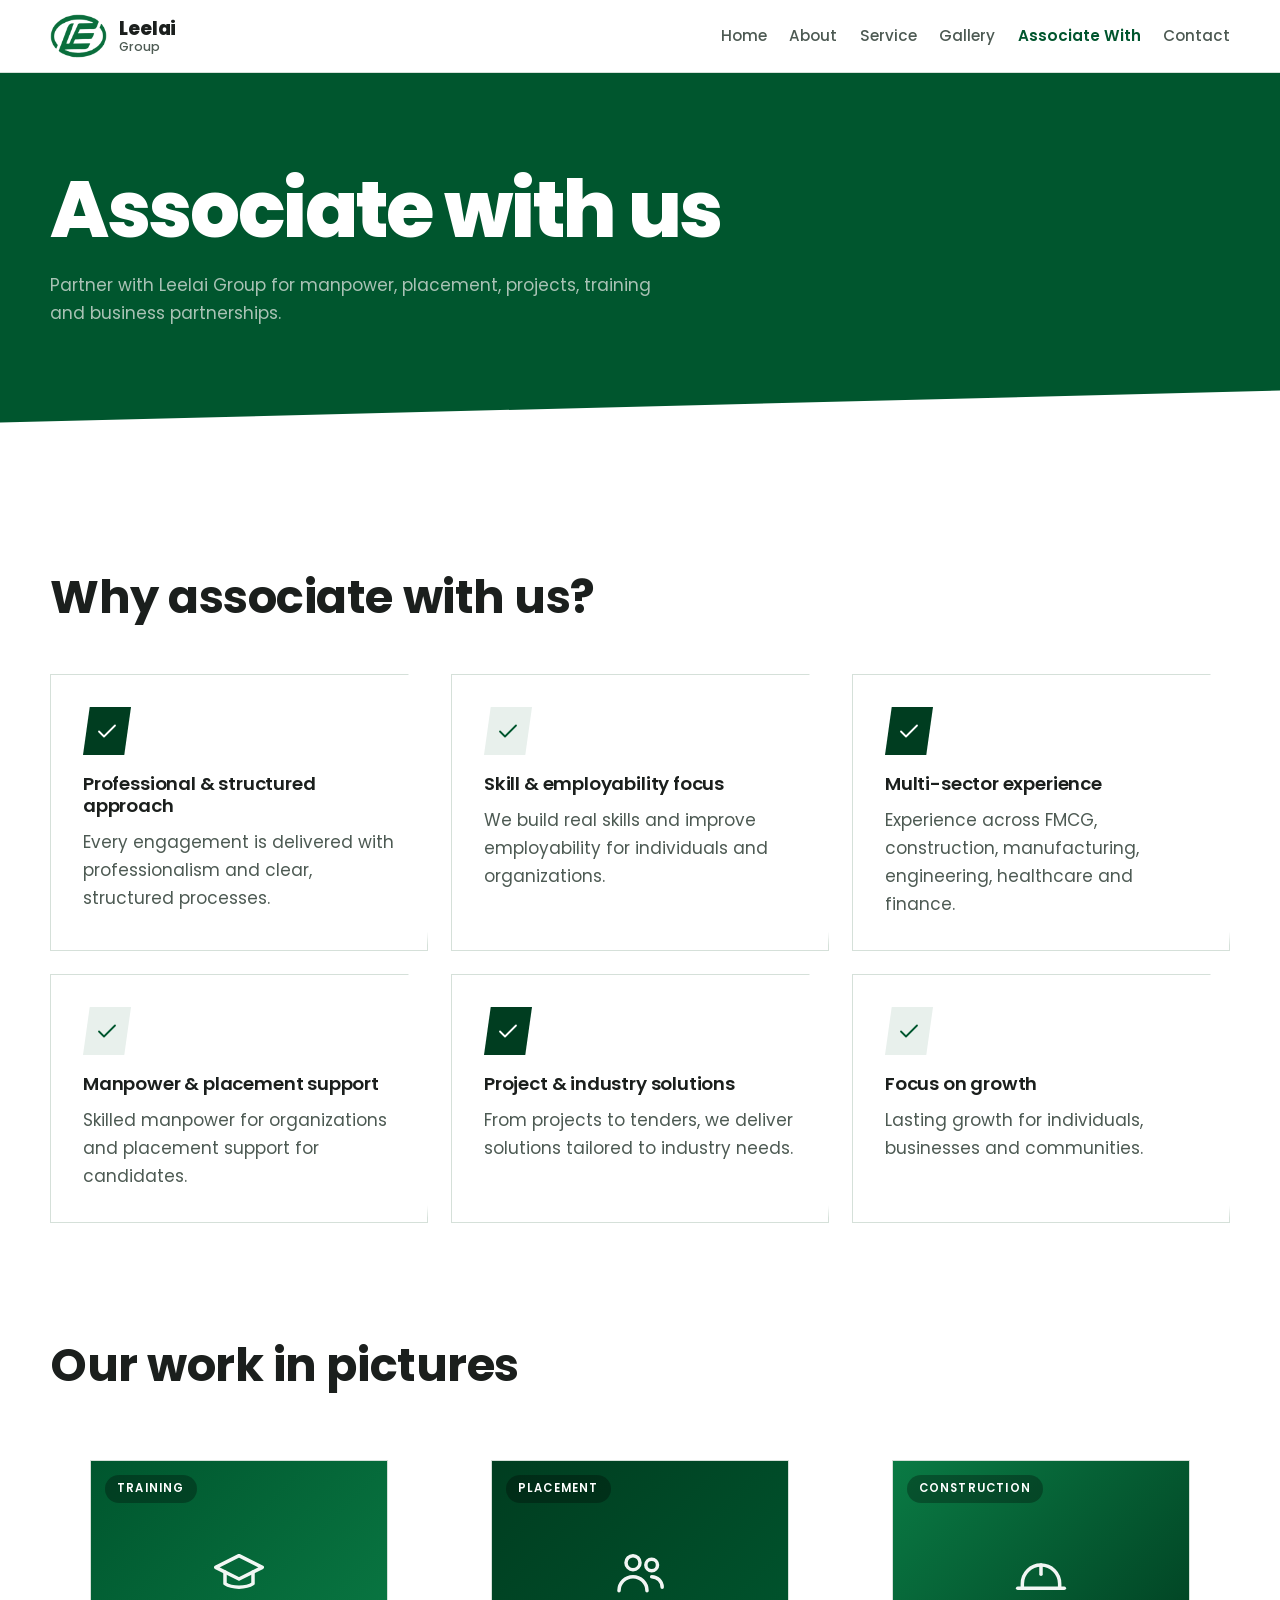
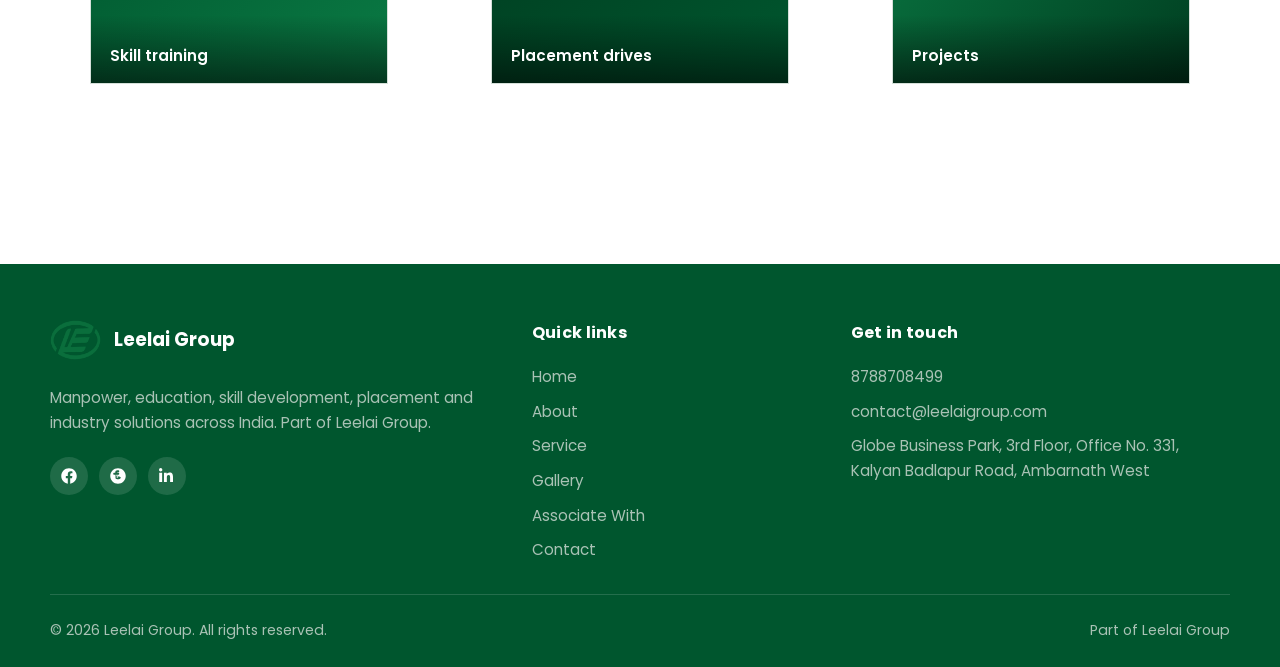
<file: associate.html>
﻿<!DOCTYPE html>
<html lang="en">
<head>
<meta charset="utf-8">
<meta name="viewport" content="width=device-width, initial-scale=1">
<title>Associate With Us | Leelai Group</title>
<meta name="description" content="Partner with Leelai Group for manpower, placement, projects, training and business partnerships across education, construction, finance and healthcare.">
<meta name="keywords" content="partner with Leelai Group, manpower partnership, business associate, placement partner, Vidyai Group">
<meta name="robots" content="index, follow">
<meta name="author" content="Leelai Group">
<link rel="canonical" href="https://leelaigroup.com/associate.html">
<!-- Open Graph -->
<meta property="og:type" content="website">
<meta property="og:site_name" content="Leelai Group">
<meta property="og:title" content="Associate With Us | Leelai Group">
<meta property="og:description" content="Partner with Leelai Group for manpower, placement, projects, training and partnerships.">
<meta property="og:url" content="https://leelaigroup.com/associate.html">
<meta property="og:image" content="https://leelaigroup.com/assets/images/logo-transparent.png">
<meta property="og:locale" content="en_US">
<!-- Twitter -->
<meta name="twitter:card" content="summary_large_image">
<meta name="twitter:title" content="Associate With Us | Leelai Group">
<meta name="twitter:description" content="Partner with Leelai Group for manpower, placement, projects, training and partnerships.">
<meta name="twitter:image" content="https://leelaigroup.com/assets/images/logo-transparent.png">
<link rel="preconnect" href="https://fonts.googleapis.com">
<link rel="preconnect" href="https://fonts.gstatic.com" crossorigin>
<link href="https://fonts.googleapis.com/css2?family=Poppins:wght@400;500;600;700;800&display=swap" rel="stylesheet">
<script>document.documentElement.classList.add('js');</script>

<link rel="stylesheet" href="css/style.css">
</head>
<body>

<header class="nav">
  <div class="wrap nav-in">
    <a class="brand" href="index.html" aria-label="Leelai Group, home">
      <img src="assets/images/logo-transparent.png" alt="Leelai logo">
      <span class="brand-name">Leelai<small>Group</small></span>
    </a>
    <button class="menu-btn" id="menuBtn" aria-expanded="false" aria-controls="navLinks">Menu</button>
    <nav class="nav-links" id="navLinks" aria-label="Main">
      <a href="index.html">Home</a>
      <a href="about.html">About</a>
      <a href="service.html">Service</a>
      <a href="gallery.html">Gallery</a>
      <a href="associate.html" class="active">Associate With</a>
      <a href="contact.html">Contact</a>
    </nav>
  </div>
</header>

<main>

  <section class="page-banner">
    <div class="wrap">
      <h1 class="h1">Associate with us</h1>
      <p class="lead">Partner with Leelai Group for manpower, placement, projects, training and business partnerships.</p>
    </div>
  </section>

  <section class="section">
    <div class="wrap">
      <h2 class="h2">Why associate with us?</h2>
      <div class="grid grid-3">
        <div class="card reveal">
          <span class="icon icon-band"><svg viewBox="0 0 24 24" aria-hidden="true"><path d="M4 12.5l5 5L20 6.5"/></svg></span>
          <h3 class="h3">Professional &amp; structured approach</h3>
          <p>Every engagement is delivered with professionalism and clear, structured processes.</p>
        </div>
        <div class="card reveal">
          <span class="icon"><svg viewBox="0 0 24 24" aria-hidden="true"><path d="M4 12.5l5 5L20 6.5"/></svg></span>
          <h3 class="h3">Skill &amp; employability focus</h3>
          <p>We build real skills and improve employability for individuals and organizations.</p>
        </div>
        <div class="card reveal">
          <span class="icon icon-band"><svg viewBox="0 0 24 24" aria-hidden="true"><path d="M4 12.5l5 5L20 6.5"/></svg></span>
          <h3 class="h3">Multi-sector experience</h3>
          <p>Experience across FMCG, construction, manufacturing, engineering, healthcare and finance.</p>
        </div>
        <div class="card reveal">
          <span class="icon"><svg viewBox="0 0 24 24" aria-hidden="true"><path d="M4 12.5l5 5L20 6.5"/></svg></span>
          <h3 class="h3">Manpower &amp; placement support</h3>
          <p>Skilled manpower for organizations and placement support for candidates.</p>
        </div>
        <div class="card reveal">
          <span class="icon icon-band"><svg viewBox="0 0 24 24" aria-hidden="true"><path d="M4 12.5l5 5L20 6.5"/></svg></span>
          <h3 class="h3">Project &amp; industry solutions</h3>
          <p>From projects to tenders, we deliver solutions tailored to industry needs.</p>
        </div>
        <div class="card reveal">
          <span class="icon"><svg viewBox="0 0 24 24" aria-hidden="true"><path d="M4 12.5l5 5L20 6.5"/></svg></span>
          <h3 class="h3">Focus on growth</h3>
          <p>Lasting growth for individuals, businesses and communities.</p>
        </div>
      </div>
    </div>
  </section>

  <!-- Our work (image showcase) -->
  <section class="section" style="padding-top:0;">
    <div class="wrap">
      <h2 class="h2">Our work in pictures</h2>
      <div class="gallery">
        <figure class="gallery-item"><div class="gallery-thumb g-edu"><span class="gallery-tag">Training</span><span class="g-ic"><svg viewBox="0 0 24 24"><path d="M22 10 12 5 2 10l10 5 10-5z"/><path d="M6 12v5c3 2 9 2 12 0v-5"/></svg></span><span class="gallery-zoom"><svg viewBox="0 0 24 24"><circle cx="11" cy="11" r="7"/><path d="m21 21-4.3-4.3"/></svg></span><figcaption class="gallery-caption">Skill training</figcaption></div></figure>
        <figure class="gallery-item"><div class="gallery-thumb g-plc"><span class="gallery-tag">Placement</span><span class="g-ic"><svg viewBox="0 0 24 24"><circle cx="9" cy="8" r="3"/><path d="M3 20c0-3.3 2.7-6 6-6s6 2.7 6 6"/><circle cx="17" cy="9" r="2.5"/><path d="M17 14c2.5 0 4.5 2 4.5 4.5"/></svg></span><span class="gallery-zoom"><svg viewBox="0 0 24 24"><circle cx="11" cy="11" r="7"/><path d="m21 21-4.3-4.3"/></svg></span><figcaption class="gallery-caption">Placement drives</figcaption></div></figure>
        <figure class="gallery-item"><div class="gallery-thumb g-con"><span class="gallery-tag">Construction</span><span class="g-ic"><svg viewBox="0 0 24 24"><path d="M2 19h20"/><path d="M4 19v-2a8 8 0 0 1 16 0v2"/><path d="M12 9v4"/></svg></span><span class="gallery-zoom"><svg viewBox="0 0 24 24"><circle cx="11" cy="11" r="7"/><path d="m21 21-4.3-4.3"/></svg></span><figcaption class="gallery-caption">Projects</figcaption></div></figure>
      </div>
    </div>
  </section>

  </main>

<footer class="footer">
  <div class="wrap footer-grid">
    <div class="footer-about">
      <a class="foot-brand" href="index.html"><img src="assets/images/logo-transparent.png" alt="Leelai Group">Leelai Group</a>
      <p>Manpower, education, skill development, placement and industry solutions across India. Part of Leelai Group.</p>
      <div class="footer-social">
        <a href="#" aria-label="Facebook"><svg viewBox="0 0 512 512"><path d="M504 256C504 119 393 8 256 8S8 119 8 256c0 123.78 90.69 226.38 209.25 245V327.69h-63V256h63v-54.64c0-62.15 37-96.48 93.67-96.48 27.14 0 55.52 4.84 55.52 4.84v61h-31.28c-30.8 0-40.41 19.12-40.41 38.73V256h68.78l-11 71.69h-57.78V501C413.31 482.38 504 379.78 504 256z"/></svg></a>
        <a href="#" aria-label="Instagram"><svg viewBox="0 0 512 512"><path d="M256 8C119 8 8 119 8 256s111 248 248 248 248-111 248-248S393 8 256 8zm88 288c0 35.3-28.7 64-64 64h-48c-35.3 0-64-28.7-64-64v-80h-32c-17.7 0-32-14.3-32-32s14.3-32 32-32h32v-16c0-35.3 28.7-64 64-64h32c17.7 0 32 14.3 32 32s-14.3 32-32 32h-32v16h32c17.7 0 32 14.3 32 32s-14.3 32-32 32h-32v80c0 8.8-7.2 16-16 16h-16v-64h16v-32h-32v96h48c17.7 0 32-14.3 32-32v-16h16z"/></svg></a>
        <a href="#" aria-label="LinkedIn"><svg viewBox="0 0 512 512"><path d="M100.28 448H7.4V148.9h92.88zM53.79 108.1C24.09 108.1 0 83.5 0 53.8a53.79 53.79 0 0 1 107.58 0c0 29.7-24.1 54.3-53.79 54.3zM447.9 448h-92.68V302.4c0-34.7-.7-79.2-48.29-79.2-48.29 0-55.69 37.7-55.69 76.7V448h-92.78V148.9h89.08v40.8h1.3c12.4-23.5 42.69-48.3 87.88-48.3 94 0 111.28 61.9 111.28 142.3V448z"/></svg></a>
      </div>
    </div>
    <div class="footer-col">
      <h2 class="footer-title">Quick links</h2>
      <ul class="footer-links">
        <li><a href="index.html">Home</a></li>
        <li><a href="about.html">About</a></li>
        <li><a href="service.html">Service</a></li>
        <li><a href="gallery.html">Gallery</a></li>
        <li><a href="associate.html">Associate With</a></li>
        <li><a href="contact.html">Contact</a></li>
      </ul>
    </div>
    <div class="footer-col">
      <h2 class="footer-title">Get in touch</h2>
      <ul class="footer-contact">
        <li><a href="tel:8788708499">8788708499</a></li>
        <li><a href="mailto:contact@leelaigroup.com">contact@leelaigroup.com</a></li>
        <li>Globe Business Park, 3rd Floor, Office No. 331, Kalyan Badlapur Road, Ambarnath West</li>
      </ul>
    </div>
  </div>
  <div class="wrap footer-bottom">
    <span>&copy; <span id="year">2026</span> Leelai Group. All rights reserved.</span>
    <span>Part of Leelai Group</span>
  </div>
</footer>

<script src="js/main.js"></script>
</body>
</html>
</file>
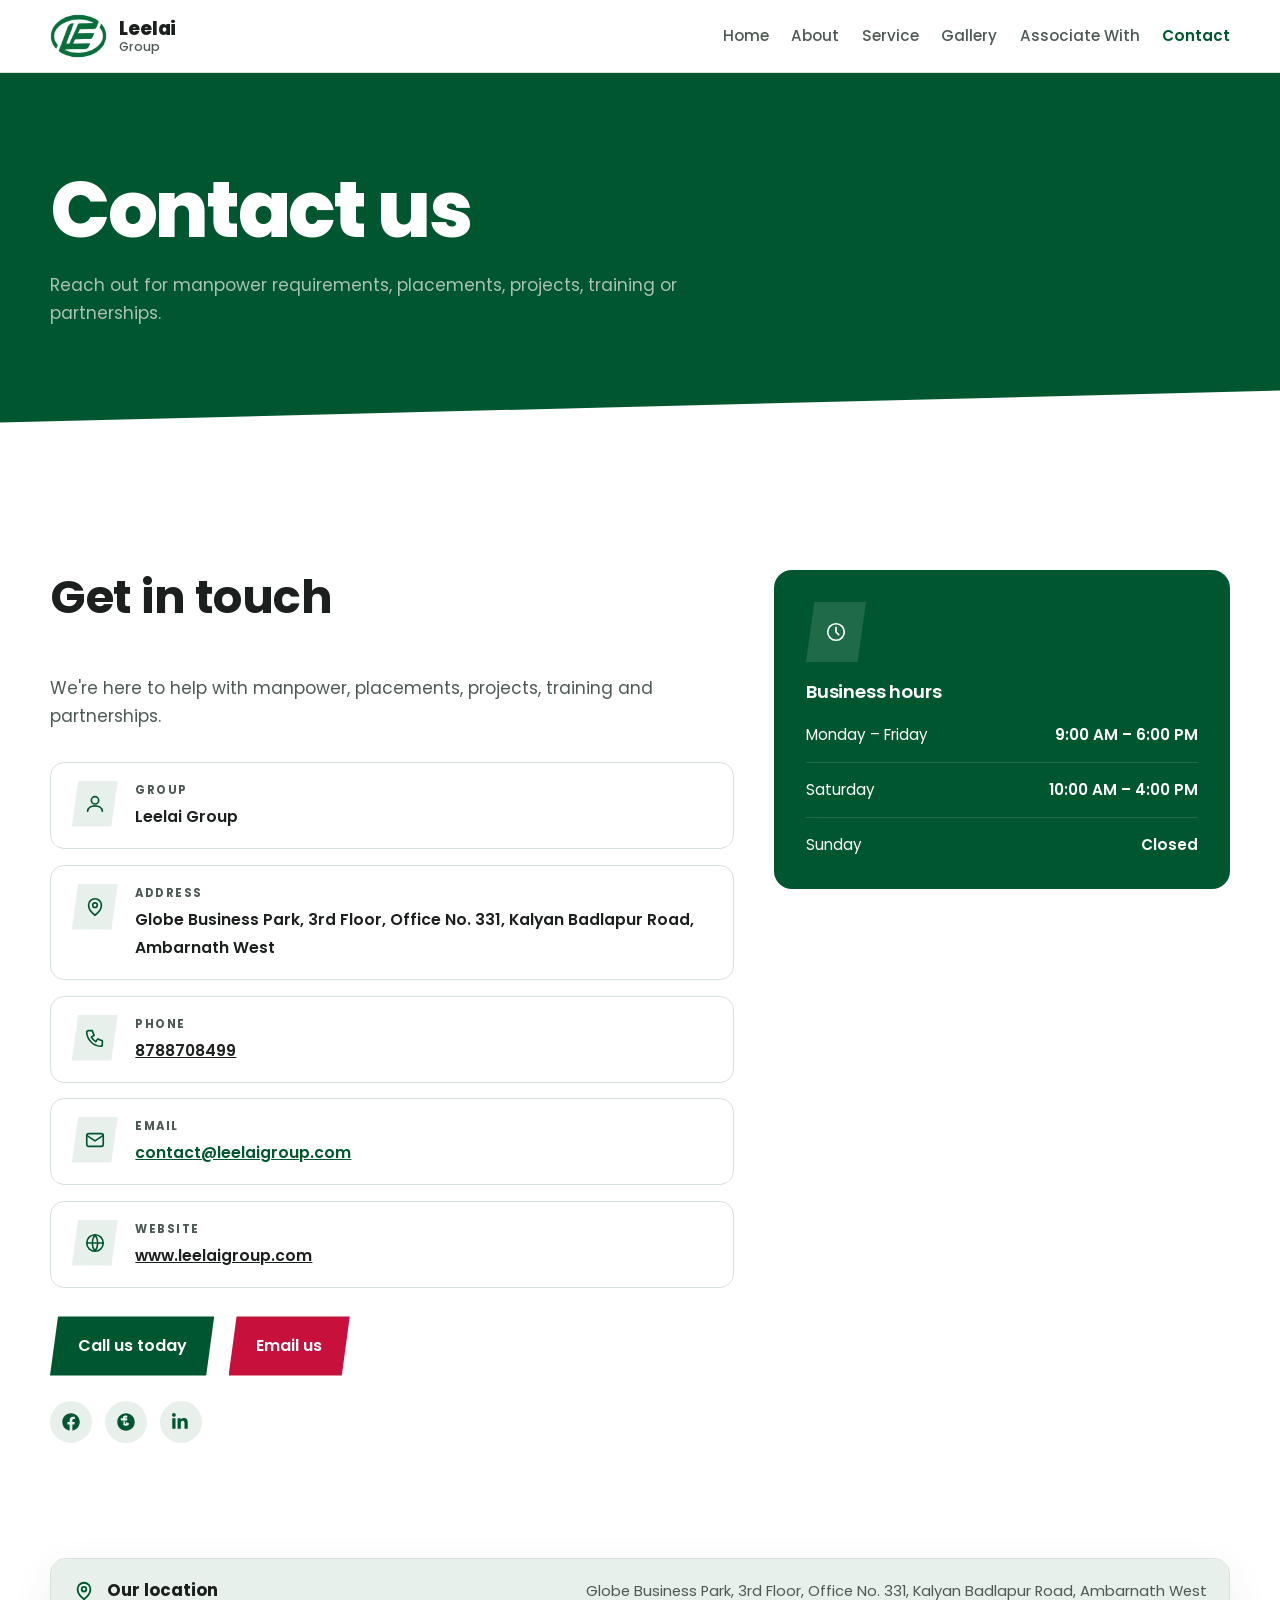
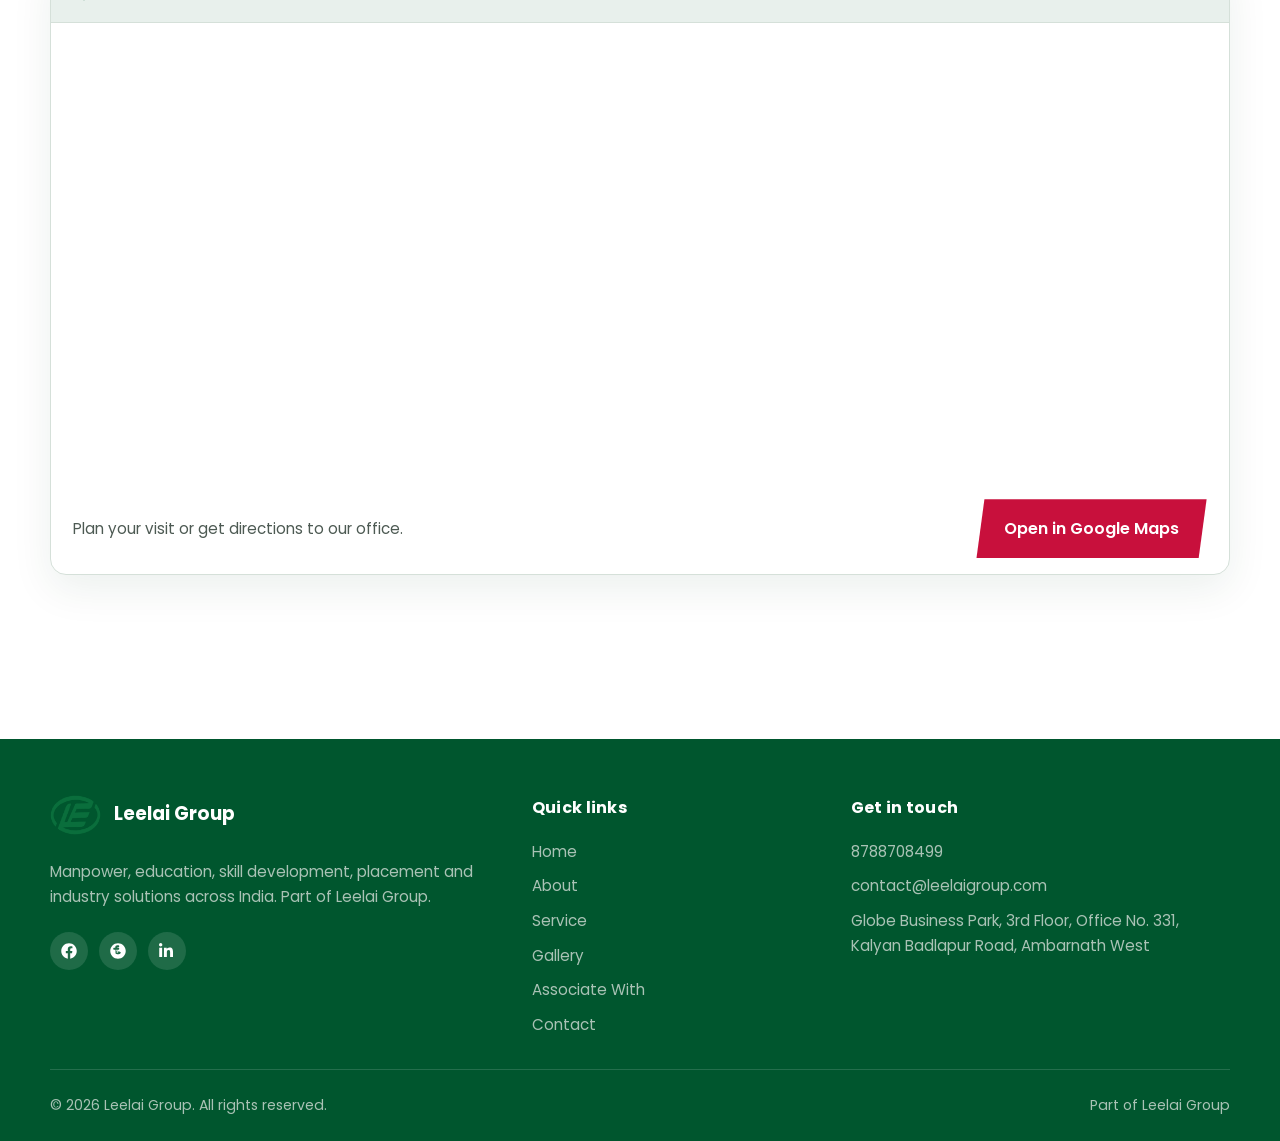
<file: contact.html>
﻿<!DOCTYPE html>
<html lang="en">
<head>
<meta charset="utf-8">
<meta name="viewport" content="width=device-width, initial-scale=1">
<title>Contact Us | Leelai Group</title>
<meta name="description" content="Contact Leelai Group for manpower, placement, projects, training and partnerships. Globe Business Park, Ambarnath West. Call 8788708499.">
<meta name="keywords" content="contact Leelai Group, manpower enquiry, placement, recruitment, Ambarnath, Vidyai Group">
<meta name="robots" content="index, follow">
<meta name="author" content="Leelai Group">
<link rel="canonical" href="https://leelaigroup.com/contact.html">
<!-- Open Graph -->
<meta property="og:type" content="website">
<meta property="og:site_name" content="Leelai Group">
<meta property="og:title" content="Contact Us | Leelai Group">
<meta property="og:description" content="Contact Leelai Group for manpower, placement, projects, training and partnerships.">
<meta property="og:url" content="https://leelaigroup.com/contact.html">
<meta property="og:image" content="https://leelaigroup.com/assets/images/logo-transparent.png">
<meta property="og:locale" content="en_US">
<!-- Twitter -->
<meta name="twitter:card" content="summary_large_image">
<meta name="twitter:title" content="Contact Us | Leelai Group">
<meta name="twitter:description" content="Contact Leelai Group for manpower, placement, projects, training and partnerships.">
<meta name="twitter:image" content="https://leelaigroup.com/assets/images/logo-transparent.png">
<!-- LocalBusiness Schema -->
<script type="application/ld+json">
{
  "@context": "https://schema.org",
  "@type": "LocalBusiness",
  "name": "Leelai Group",
  "url": "https://leelaigroup.com/contact.html",
  "telephone": "+918788708499",
  "email": "contact@leelaigroup.com",
  "image": "https://leelaigroup.com/assets/images/logo-transparent.png",
  "address": {
    "@type": "PostalAddress",
    "streetAddress": "Globe Business Park, 3rd Floor, Office No. 331, Kalyan Badlapur Road",
    "addressLocality": "Ambarnath West",
    "addressCountry": "IN"
  }
}
</script>
<link rel="preconnect" href="https://fonts.googleapis.com">
<link rel="preconnect" href="https://fonts.gstatic.com" crossorigin>
<link href="https://fonts.googleapis.com/css2?family=Poppins:wght@400;500;600;700;800&display=swap" rel="stylesheet">
<script>document.documentElement.classList.add('js');</script>

<link rel="stylesheet" href="css/style.css">
</head>
<body>

<header class="nav">
  <div class="wrap nav-in">
    <a class="brand" href="index.html" aria-label="Leelai Group, home">
      <img src="assets/images/logo-transparent.png" alt="Leelai logo">
      <span class="brand-name">Leelai<small>Group</small></span>
    </a>
    <button class="menu-btn" id="menuBtn" aria-expanded="false" aria-controls="navLinks">Menu</button>
    <nav class="nav-links" id="navLinks" aria-label="Main">
      <a href="index.html">Home</a>
      <a href="about.html">About</a>
      <a href="service.html">Service</a>
      <a href="gallery.html">Gallery</a>
      <a href="associate.html">Associate With</a>
      <a href="contact.html" class="active">Contact</a>
    </nav>
  </div>
</header>

<main>

  <section class="page-banner">
    <div class="wrap">
      <h1 class="h1">Contact us</h1>
      <p class="lead">Reach out for manpower requirements, placements, projects, training or partnerships.</p>
    </div>
  </section>

  <section class="section">
    <div class="wrap">
      <div class="contact-layout">
        <div class="contact-info">
          <h2 class="h2">Get in touch</h2>
          <p class="contact-sub">We're here to help with manpower, placements, projects, training and partnerships.</p>
          <ul class="contact-list">
            <li class="contact-item reveal">
              <span class="c-icon"><svg viewBox="0 0 24 24"><circle cx="12" cy="8" r="4"/><path d="M4 20c0-4 4-6 8-6s8 2 8 6"/></svg></span>
              <div><span class="c-label">Group</span><span class="c-value">Leelai Group</span></div>
            </li>
            <li class="contact-item reveal">
              <span class="c-icon"><svg viewBox="0 0 24 24"><path d="M12 21s-7-5.5-7-11a7 7 0 0 1 14 0c0 5.5-7 11-7 11z"/><circle cx="12" cy="10" r="2.5"/></svg></span>
              <div><span class="c-label">Address</span><span class="c-value">Globe Business Park, 3rd Floor, Office No. 331, Kalyan Badlapur Road, Ambarnath West</span></div>
            </li>
            <li class="contact-item reveal">
              <span class="c-icon"><svg viewBox="0 0 24 24"><path d="M5 4h4l2 5-3 2a12 12 0 0 0 5 5l2-3 5 2v4a2 2 0 0 1-2 2A16 16 0 0 1 3 6a2 2 0 0 1 2-2z"/></svg></span>
              <div><span class="c-label">Phone</span><a class="c-value" href="tel:8788708499">8788708499</a></div>
            </li>
            <li class="contact-item reveal">
              <span class="c-icon"><svg viewBox="0 0 24 24"><rect x="3" y="5" width="18" height="14" rx="2"/><path d="m3 7 9 6 9-6"/></svg></span>
              <div><span class="c-label">Email</span>
                <span class="c-value"><a href="mailto:contact@leelaigroup.com">contact@leelaigroup.com</a></span>
              </div>
            </li>
            <li class="contact-item reveal">
              <span class="c-icon"><svg viewBox="0 0 24 24"><circle cx="12" cy="12" r="9"/><path d="M3 12h18M12 3a15 15 0 0 1 0 18M12 3a15 15 0 0 0 0 18"/></svg></span>
              <div><span class="c-label">Website</span><a class="c-value" href="https://www.leelaigroup.com" target="_blank" rel="noopener">www.leelaigroup.com</a></div>
            </li>
          </ul>
          <div class="contact-actions">
            <a class="btn btn-solid" href="tel:8788708499">Call us today</a>
            <a class="btn btn-amber" href="mailto:contact@leelaigroup.com">Email us</a>
          </div>
          <div class="contact-social">
            <a href="#" aria-label="Facebook"><svg viewBox="0 0 512 512"><path d="M504 256C504 119 393 8 256 8S8 119 8 256c0 123.78 90.69 226.38 209.25 245V327.69h-63V256h63v-54.64c0-62.15 37-96.48 93.67-96.48 27.14 0 55.52 4.84 55.52 4.84v61h-31.28c-30.8 0-40.41 19.12-40.41 38.73V256h68.78l-11 71.69h-57.78V501C413.31 482.38 504 379.78 504 256z"/></svg></a>
            <a href="#" aria-label="Instagram"><svg viewBox="0 0 512 512"><path d="M256 8C119 8 8 119 8 256s111 248 248 248 248-111 248-248S393 8 256 8zm88 288c0 35.3-28.7 64-64 64h-48c-35.3 0-64-28.7-64-64v-80h-32c-17.7 0-32-14.3-32-32s14.3-32 32-32h32v-16c0-35.3 28.7-64 64-64h32c17.7 0 32 14.3 32 32s-14.3 32-32 32h-32v16h32c17.7 0 32 14.3 32 32s-14.3 32-32 32h-32v80c0 8.8-7.2 16-16 16h-16v-64h16v-32h-32v96h48c17.7 0 32-14.3 32-32v-16h16z"/></svg></a>
            <a href="#" aria-label="LinkedIn"><svg viewBox="0 0 512 512"><path d="M100.28 448H7.4V148.9h92.88zM53.79 108.1C24.09 108.1 0 83.5 0 53.8a53.79 53.79 0 0 1 107.58 0c0 29.7-24.1 54.3-53.79 54.3zM447.9 448h-92.68V302.4c0-34.7-.7-79.2-48.29-79.2-48.29 0-55.69 37.7-55.69 76.7V448h-92.78V148.9h89.08v40.8h1.3c12.4-23.5 42.69-48.3 87.88-48.3 94 0 111.28 61.9 111.28 142.3V448z"/></svg></a>
          </div>
        </div>
        <div class="contact-hours reveal">
          <span class="c-icon big"><svg viewBox="0 0 24 24"><circle cx="12" cy="12" r="9"/><path d="M12 7v5l3 3"/></svg></span>
          <h3 class="h3">Business hours</h3>
          <ul class="hours-list">
            <li><span>Monday – Friday</span><span>9:00 AM – 6:00 PM</span></li>
            <li><span>Saturday</span><span>10:00 AM – 4:00 PM</span></li>
            <li><span>Sunday</span><span>Closed</span></li>
          </ul>
        </div>
      </div>
    </div>
  </section>

  <!-- Location / Map -->
  <section class="section" style="padding-top:0;">
    <div class="wrap">
      <div class="map-card">
        <div class="map-bar">
          <span class="map-title">
            <svg viewBox="0 0 24 24" aria-hidden="true"><path d="M12 21s-7-5.5-7-11a7 7 0 0 1 14 0c0 5.5-7 11-7 11z"/><circle cx="12" cy="10" r="2.5"/></svg>
            Our location
          </span>
          <address>Globe Business Park, 3rd Floor, Office No. 331, Kalyan Badlapur Road, Ambarnath West</address>
        </div>
        <div class="map-frame">
          <iframe src="https://www.google.com/maps?q=Globe%20Business%20Park%2C%20Kalyan%20Badlapur%20Road%2C%20Ambarnath%20West%2C%20Maharashtra&output=embed" loading="lazy" referrerpolicy="no-referrer-when-downgrade" allowfullscreen title="Leelai Group location map"></iframe>
        </div>
        <div class="map-cta">
          <p>Plan your visit or get directions to our office.</p>
          <a class="btn btn-amber" href="https://maps.app.goo.gl/MJky7RA1pwgoURSW9" target="_blank" rel="noopener">Open in Google Maps</a>
        </div>
      </div>
    </div>
  </section>

</main>

<footer class="footer">
  <div class="wrap footer-grid">
    <div class="footer-about">
      <a class="foot-brand" href="index.html"><img src="assets/images/logo-transparent.png" alt="Leelai Group">Leelai Group</a>
      <p>Manpower, education, skill development, placement and industry solutions across India. Part of Leelai Group.</p>
      <div class="footer-social">
        <a href="#" aria-label="Facebook"><svg viewBox="0 0 512 512"><path d="M504 256C504 119 393 8 256 8S8 119 8 256c0 123.78 90.69 226.38 209.25 245V327.69h-63V256h63v-54.64c0-62.15 37-96.48 93.67-96.48 27.14 0 55.52 4.84 55.52 4.84v61h-31.28c-30.8 0-40.41 19.12-40.41 38.73V256h68.78l-11 71.69h-57.78V501C413.31 482.38 504 379.78 504 256z"/></svg></a>
        <a href="#" aria-label="Instagram"><svg viewBox="0 0 512 512"><path d="M256 8C119 8 8 119 8 256s111 248 248 248 248-111 248-248S393 8 256 8zm88 288c0 35.3-28.7 64-64 64h-48c-35.3 0-64-28.7-64-64v-80h-32c-17.7 0-32-14.3-32-32s14.3-32 32-32h32v-16c0-35.3 28.7-64 64-64h32c17.7 0 32 14.3 32 32s-14.3 32-32 32h-32v16h32c17.7 0 32 14.3 32 32s-14.3 32-32 32h-32v80c0 8.8-7.2 16-16 16h-16v-64h16v-32h-32v96h48c17.7 0 32-14.3 32-32v-16h16z"/></svg></a>
        <a href="#" aria-label="LinkedIn"><svg viewBox="0 0 512 512"><path d="M100.28 448H7.4V148.9h92.88zM53.79 108.1C24.09 108.1 0 83.5 0 53.8a53.79 53.79 0 0 1 107.58 0c0 29.7-24.1 54.3-53.79 54.3zM447.9 448h-92.68V302.4c0-34.7-.7-79.2-48.29-79.2-48.29 0-55.69 37.7-55.69 76.7V448h-92.78V148.9h89.08v40.8h1.3c12.4-23.5 42.69-48.3 87.88-48.3 94 0 111.28 61.9 111.28 142.3V448z"/></svg></a>
      </div>
    </div>
    <div class="footer-col">
      <h2 class="footer-title">Quick links</h2>
      <ul class="footer-links">
        <li><a href="index.html">Home</a></li>
        <li><a href="about.html">About</a></li>
        <li><a href="service.html">Service</a></li>
        <li><a href="gallery.html">Gallery</a></li>
        <li><a href="associate.html">Associate With</a></li>
        <li><a href="contact.html">Contact</a></li>
      </ul>
    </div>
    <div class="footer-col">
      <h2 class="footer-title">Get in touch</h2>
      <ul class="footer-contact">
        <li><a href="tel:8788708499">8788708499</a></li>
        <li><a href="mailto:contact@leelaigroup.com">contact@leelaigroup.com</a></li>
        <li>Globe Business Park, 3rd Floor, Office No. 331, Kalyan Badlapur Road, Ambarnath West</li>
      </ul>
    </div>
  </div>
  <div class="wrap footer-bottom">
    <span>&copy; <span id="year">2026</span> Leelai Group. All rights reserved.</span>
    <span>Part of Leelai Group</span>
  </div>
</footer>

<script src="js/main.js"></script>
</body>
</html>
</file>
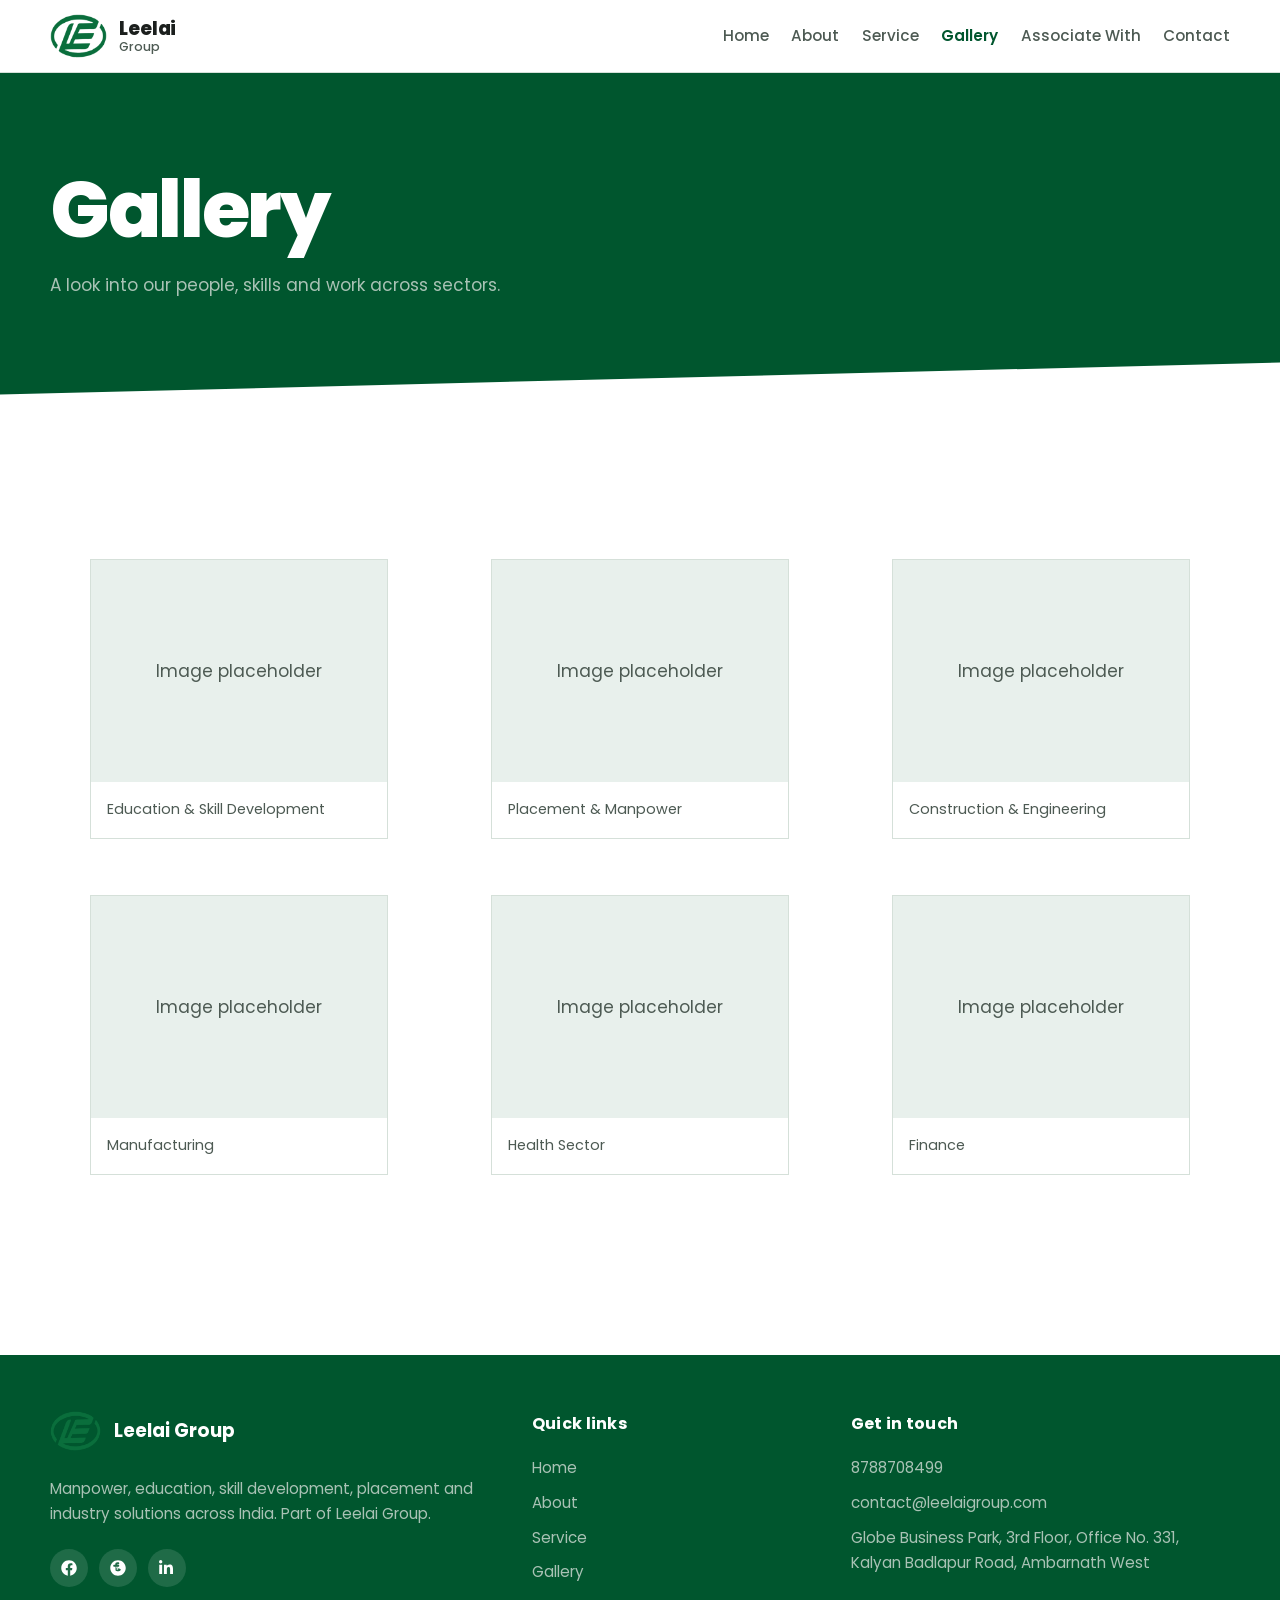
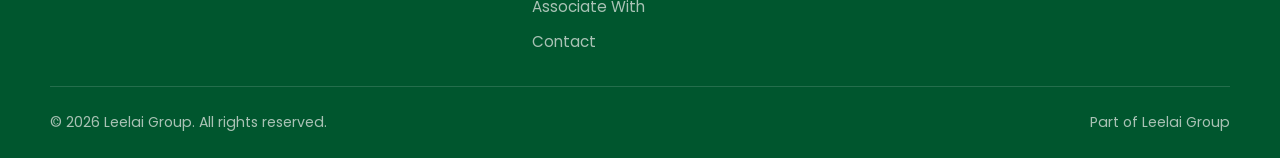
<file: gallery.html>
﻿<!DOCTYPE html>
<html lang="en">
<head>
<meta charset="utf-8">
<meta name="viewport" content="width=device-width, initial-scale=1">
<title>Gallery | Leelai Group</title>
<meta name="description" content="Gallery of Leelai Group - a look into our people, skills and work across education, placement, construction, manufacturing, healthcare and finance.">
<meta name="keywords" content="Leelai Group gallery, manpower photos, placement drives, training, projects, images">
<meta name="robots" content="index, follow">
<meta name="author" content="Leelai Group">
<link rel="canonical" href="https://leelaigroup.com/gallery.html">
<!-- Open Graph -->
<meta property="og:type" content="website">
<meta property="og:site_name" content="Leelai Group">
<meta property="og:title" content="Gallery | Leelai Group">
<meta property="og:description" content="A look into our people, skills and work across sectors.">
<meta property="og:url" content="https://leelaigroup.com/gallery.html">
<meta property="og:image" content="https://leelaigroup.com/assets/images/logo-transparent.png">
<meta property="og:locale" content="en_US">
<!-- Twitter -->
<meta name="twitter:card" content="summary_large_image">
<meta name="twitter:title" content="Gallery | Leelai Group">
<meta name="twitter:description" content="A look into our people, skills and work across sectors.">
<meta name="twitter:image" content="https://leelaigroup.com/assets/images/logo-transparent.png">
<link rel="preconnect" href="https://fonts.googleapis.com">
<link rel="preconnect" href="https://fonts.gstatic.com" crossorigin>
<link href="https://fonts.googleapis.com/css2?family=Poppins:wght@400;500;600;700;800&display=swap" rel="stylesheet">
<script>document.documentElement.classList.add('js');</script>

<link rel="stylesheet" href="css/style.css">
</head>
<body>

<header class="nav">
  <div class="wrap nav-in">
    <a class="brand" href="index.html" aria-label="Leelai Group, home">
      <img src="assets/images/logo-transparent.png" alt="Leelai logo">
      <span class="brand-name">Leelai<small>Group</small></span>
    </a>
    <button class="menu-btn" id="menuBtn" aria-expanded="false" aria-controls="navLinks">Menu</button>
    <nav class="nav-links" id="navLinks" aria-label="Main">
      <a href="index.html">Home</a>
      <a href="about.html">About</a>
      <a href="service.html">Service</a>
      <a href="gallery.html" class="active">Gallery</a>
      <a href="associate.html">Associate With</a>
      <a href="contact.html">Contact</a>
    </nav>
  </div>
</header>

<main>

  <section class="page-banner">
    <div class="wrap">
      <h1 class="h1">Gallery</h1>
      <p class="lead">A look into our people, skills and work across sectors.</p>
    </div>
  </section>

  <section class="section">
    <div class="wrap">
      <div class="gallery">
        <figure class="gallery-item"><div class="gallery-thumb">Image placeholder</div><figcaption>Education &amp; Skill Development</figcaption></figure>
        <figure class="gallery-item"><div class="gallery-thumb">Image placeholder</div><figcaption>Placement &amp; Manpower</figcaption></figure>
        <figure class="gallery-item"><div class="gallery-thumb">Image placeholder</div><figcaption>Construction &amp; Engineering</figcaption></figure>
        <figure class="gallery-item"><div class="gallery-thumb">Image placeholder</div><figcaption>Manufacturing</figcaption></figure>
        <figure class="gallery-item"><div class="gallery-thumb">Image placeholder</div><figcaption>Health Sector</figcaption></figure>
        <figure class="gallery-item"><div class="gallery-thumb">Image placeholder</div><figcaption>Finance</figcaption></figure>
      </div>
    </div>
  </section>

</main>

<footer class="footer">
  <div class="wrap footer-grid">
    <div class="footer-about">
      <a class="foot-brand" href="index.html"><img src="assets/images/logo-transparent.png" alt="Leelai Group">Leelai Group</a>
      <p>Manpower, education, skill development, placement and industry solutions across India. Part of Leelai Group.</p>
      <div class="footer-social">
        <a href="#" aria-label="Facebook"><svg viewBox="0 0 512 512"><path d="M504 256C504 119 393 8 256 8S8 119 8 256c0 123.78 90.69 226.38 209.25 245V327.69h-63V256h63v-54.64c0-62.15 37-96.48 93.67-96.48 27.14 0 55.52 4.84 55.52 4.84v61h-31.28c-30.8 0-40.41 19.12-40.41 38.73V256h68.78l-11 71.69h-57.78V501C413.31 482.38 504 379.78 504 256z"/></svg></a>
        <a href="#" aria-label="Instagram"><svg viewBox="0 0 512 512"><path d="M256 8C119 8 8 119 8 256s111 248 248 248 248-111 248-248S393 8 256 8zm88 288c0 35.3-28.7 64-64 64h-48c-35.3 0-64-28.7-64-64v-80h-32c-17.7 0-32-14.3-32-32s14.3-32 32-32h32v-16c0-35.3 28.7-64 64-64h32c17.7 0 32 14.3 32 32s-14.3 32-32 32h-32v16h32c17.7 0 32 14.3 32 32s-14.3 32-32 32h-32v80c0 8.8-7.2 16-16 16h-16v-64h16v-32h-32v96h48c17.7 0 32-14.3 32-32v-16h16z"/></svg></a>
        <a href="#" aria-label="LinkedIn"><svg viewBox="0 0 512 512"><path d="M100.28 448H7.4V148.9h92.88zM53.79 108.1C24.09 108.1 0 83.5 0 53.8a53.79 53.79 0 0 1 107.58 0c0 29.7-24.1 54.3-53.79 54.3zM447.9 448h-92.68V302.4c0-34.7-.7-79.2-48.29-79.2-48.29 0-55.69 37.7-55.69 76.7V448h-92.78V148.9h89.08v40.8h1.3c12.4-23.5 42.69-48.3 87.88-48.3 94 0 111.28 61.9 111.28 142.3V448z"/></svg></a>
      </div>
    </div>
    <div class="footer-col">
      <h2 class="footer-title">Quick links</h2>
      <ul class="footer-links">
        <li><a href="index.html">Home</a></li>
        <li><a href="about.html">About</a></li>
        <li><a href="service.html">Service</a></li>
        <li><a href="gallery.html">Gallery</a></li>
        <li><a href="associate.html">Associate With</a></li>
        <li><a href="contact.html">Contact</a></li>
      </ul>
    </div>
    <div class="footer-col">
      <h2 class="footer-title">Get in touch</h2>
      <ul class="footer-contact">
        <li><a href="tel:8788708499">8788708499</a></li>
        <li><a href="mailto:contact@leelaigroup.com">contact@leelaigroup.com</a></li>
        <li>Globe Business Park, 3rd Floor, Office No. 331, Kalyan Badlapur Road, Ambarnath West</li>
      </ul>
    </div>
  </div>
  <div class="wrap footer-bottom">
    <span>&copy; <span id="year">2026</span> Leelai Group. All rights reserved.</span>
    <span>Part of Leelai Group</span>
  </div>
</footer>

<script src="js/main.js"></script>
</body>
</html>
</file>
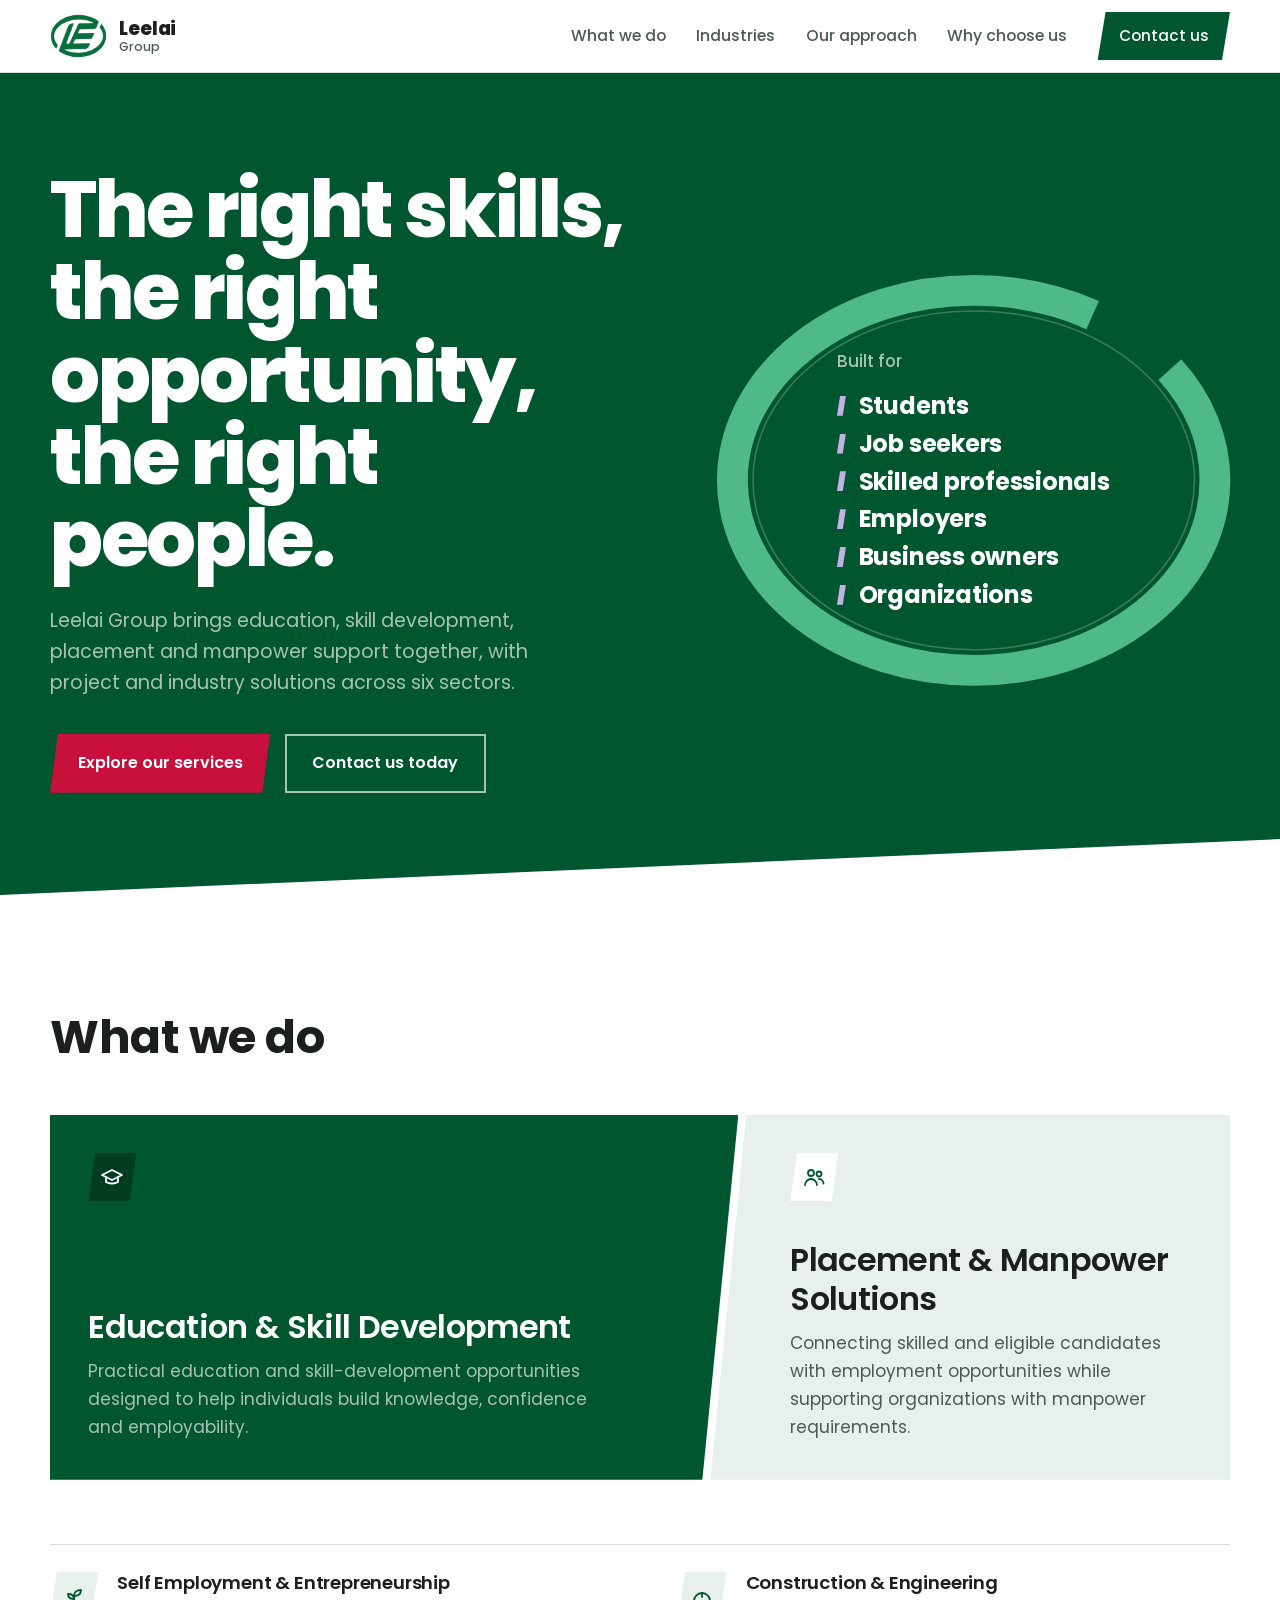
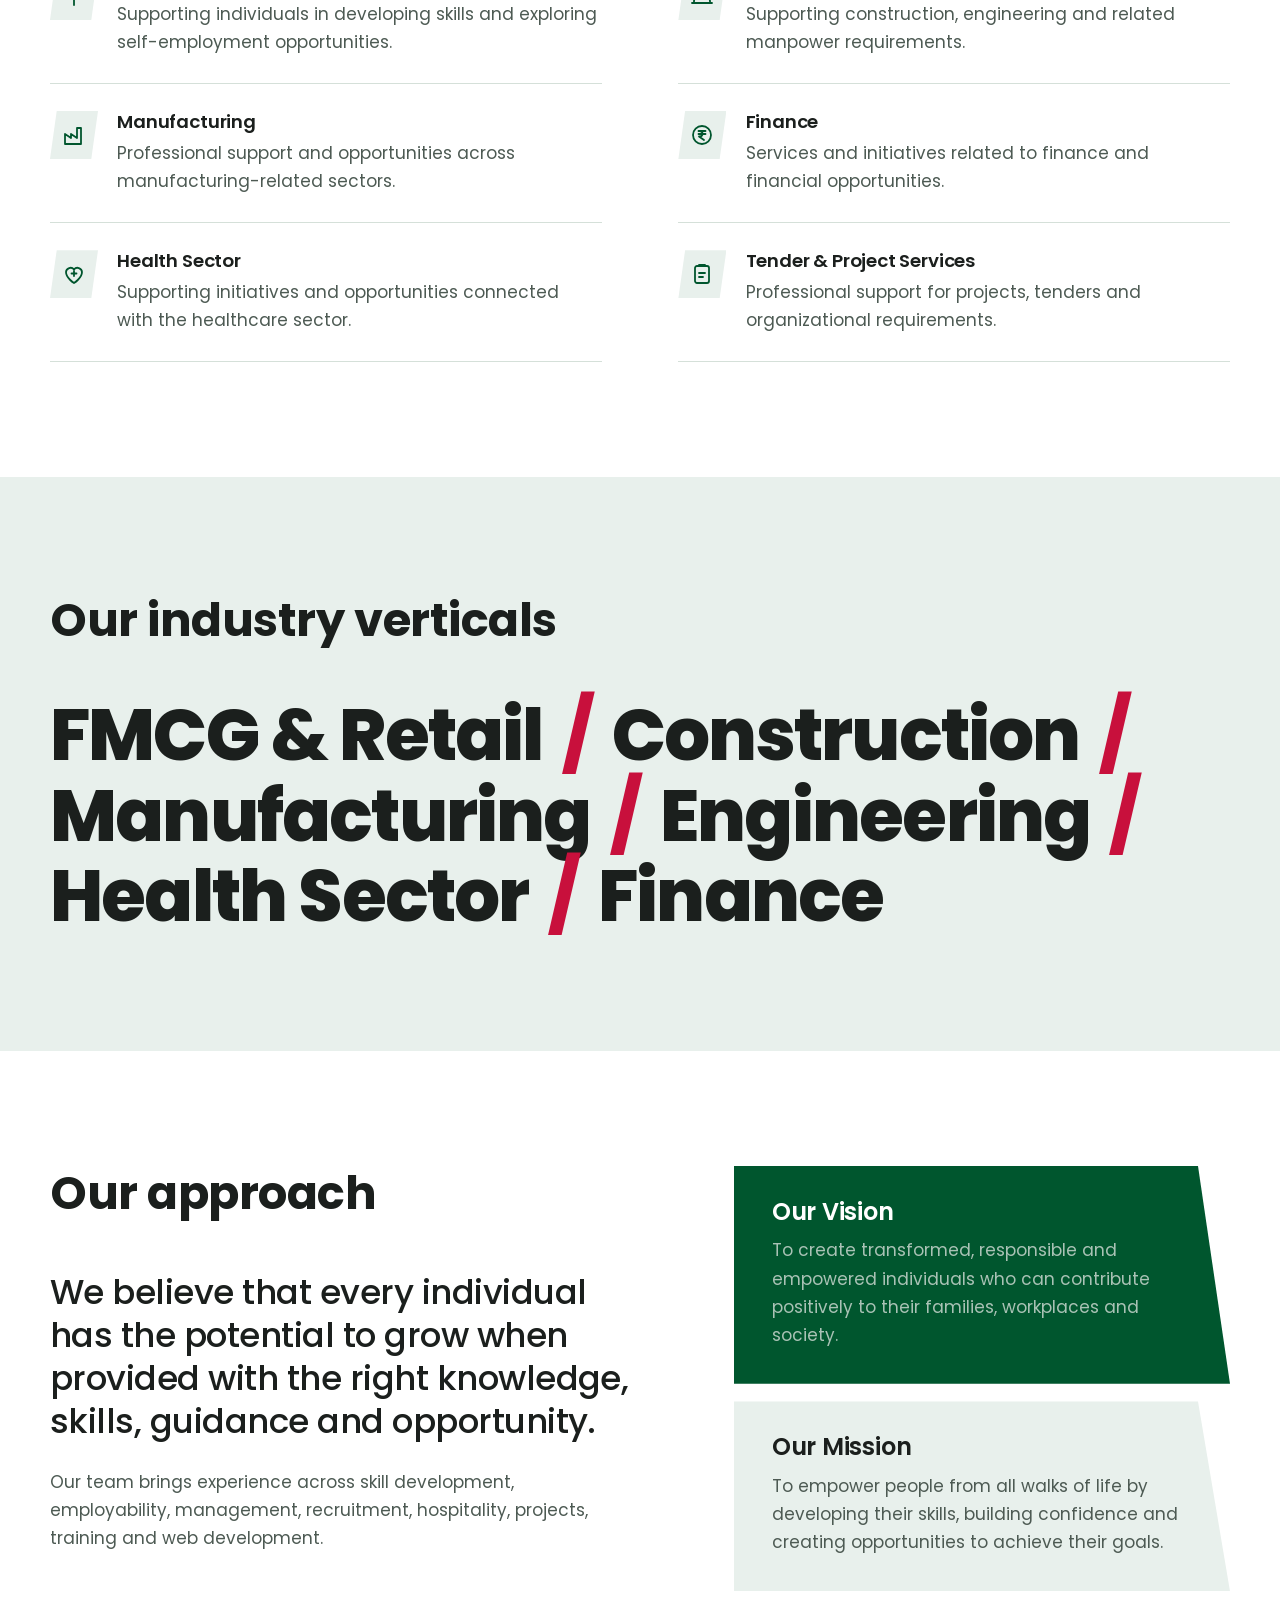
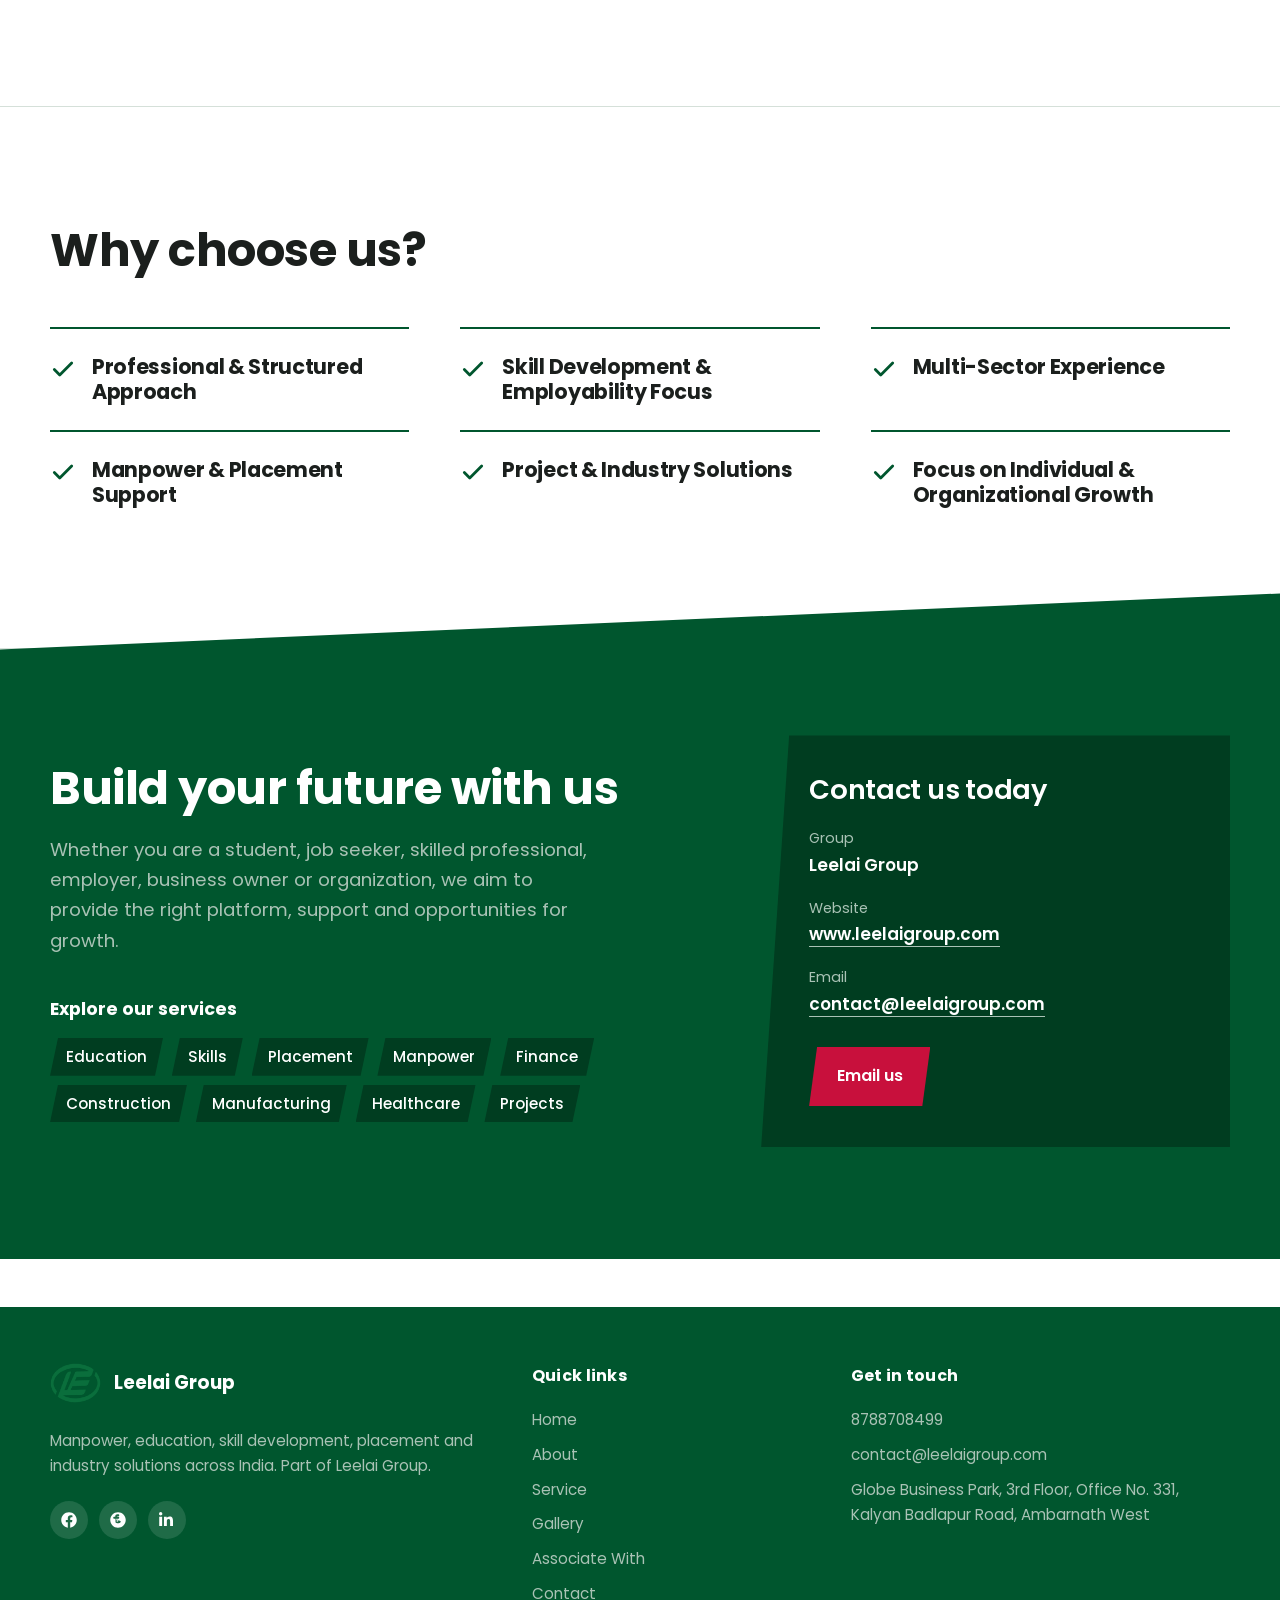
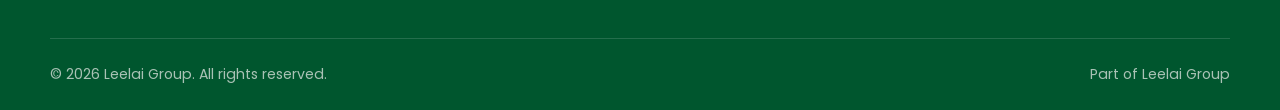
<file: new.html>
﻿<!DOCTYPE html>
<html lang="en">
<head>
<meta charset="utf-8">
<meta name="viewport" content="width=device-width, initial-scale=1">
<title>Leelai Group | Leelai Group</title>
<meta name="description" content="Education, skill development, placement, manpower, construction, manufacturing, finance, health sector and project services from Leelai Group, part of Leelai Group.">
<link rel="preconnect" href="https://fonts.googleapis.com">
<link rel="preconnect" href="https://fonts.gstatic.com" crossorigin>
<link href="https://fonts.googleapis.com/css2?family=Poppins:wght@400;500;600;700;800&display=swap" rel="stylesheet">
<style>
:root{
  --bg:#FFFFFF;
  --surface:#FFFFFF;
  --tint:#E8F0EC;
  --ink:#1B1F1D;
  --muted:#4D5A53;
  --line:#D5E0D9;
  --brand:#00562E;
  --band:#00562E;
  --band-2:#003D20;
  --on-band:#FFFFFF;
  --on-band-muted:#A9C2B5;
  --ring:#4FB98A;
  --amber:#C8103C;
  --amber-ink:#FFFFFF;
  --amber-strong:#A50D31;
  --on-brand:#FFFFFF;
  --violet:#46287F;
  --lilac:#C3B1E1;
  --show-color:block;
  --show-white:none;
  --display:"Poppins",system-ui,-apple-system,"Segoe UI",Arial,sans-serif;
  --text:"Poppins",system-ui,-apple-system,"Segoe UI",Arial,sans-serif;
}

*,*::before,*::after{box-sizing:border-box}
html{scroll-behavior:smooth;-webkit-text-size-adjust:100%}
body{margin:0;background:var(--bg);color:var(--ink);font-family:var(--text);font-size:1.0625rem;line-height:1.65;-webkit-font-smoothing:antialiased}
img{max-width:100%;display:block}
a{color:inherit}
ul{list-style:none;margin:0;padding:0}
h1,h2,h3,p{margin:0}
:focus-visible{outline:3px solid var(--amber);outline-offset:3px;border-radius:2px}

.wrap{width:min(1180px,100% - 2.5rem);margin-inline:auto}
.section{padding:clamp(4rem,9vw,7.5rem) 0;scroll-margin-top:72px}

.h1,.h2,.h3{font-family:var(--display);letter-spacing:-0.01em;color:inherit}
.h1{font-size:clamp(2.4rem,6.2vw,4.9rem);line-height:1.05;font-weight:800;letter-spacing:-0.03em}
.h2{font-size:clamp(1.9rem,4vw,2.9rem);line-height:1.15;font-weight:700;margin-bottom:clamp(2rem,4vw,3.25rem)}
.h3{font-size:1.15rem;line-height:1.2;font-weight:600;letter-spacing:-0.01em}

/* Buttons */
.btn{display:inline-block;font-family:var(--text);font-weight:600;font-size:1rem;text-decoration:none;padding:.9rem 1.6rem;border:2px solid transparent;clip-path:polygon(8px 0,100% 0,calc(100% - 8px) 100%,0 100%);transition:background-color .18s,color .18s}
.btn-amber{background:var(--amber);color:var(--amber-ink)}
.btn-amber:hover{background:var(--amber-strong)}
.btn-line{background:transparent;color:var(--on-band);border-color:var(--on-band-muted);clip-path:none}
.btn-line:hover{background:rgba(255,255,255,.1)}

/* Nav */
.nav{position:sticky;top:0;z-index:20;background:var(--bg);border-bottom:1px solid var(--line)}
.nav-in{display:flex;align-items:center;justify-content:space-between;height:72px;gap:1.5rem}
.brand{display:flex;align-items:center;gap:.8rem;text-decoration:none}
.brand img{height:44px;width:auto}
.logo-color{display:var(--show-color)}
.logo-white{display:var(--show-white)}
.brand-name{font-family:var(--display);font-weight:800;font-size:1.15rem;line-height:1.05;letter-spacing:-0.01em}
.brand-name small{display:block;font-family:var(--text);font-weight:500;font-size:.78rem;color:var(--muted);letter-spacing:0;margin-top:2px}
.nav-links{display:flex;align-items:center;gap:1.9rem}
.nav-links a{text-decoration:none;font-weight:500;font-size:.98rem;color:var(--muted)}
.nav-links a:hover{color:var(--brand)}
.nav-links .btn{color:var(--on-band);background:var(--band);padding:.6rem 1.2rem;font-size:.95rem}
.nav-links .btn:hover{background:var(--band-2);color:var(--on-band)}
.menu-btn{display:none;background:none;border:2px solid var(--line);color:var(--ink);font:inherit;font-weight:600;padding:.45rem .9rem;cursor:pointer}

/* Hero */
.hero{background:var(--band);color:var(--on-band);padding:clamp(3.5rem,8vw,6rem) 0 clamp(5rem,8vw,7rem);clip-path:polygon(0 0,100% 0,100% calc(100% - 56px),0 100%)}
.hero-grid{display:grid;grid-template-columns:1.08fr .92fr;gap:clamp(2rem,5vw,4.5rem);align-items:center}
.hero .lead{margin-top:1.6rem;max-width:34rem;font-size:1.2rem;line-height:1.6;color:var(--on-band-muted)}
.hero-actions{display:flex;flex-wrap:wrap;gap:.9rem;margin-top:2.2rem}

.ring{position:relative;width:100%;max-width:560px;margin-inline:auto;aspect-ratio:5/4}
.ring svg{position:absolute;inset:0;width:100%;height:100%;overflow:visible;animation:sweep 1.4s cubic-bezier(.3,.7,.2,1) both}
.ring ellipse{fill:none;stroke-linecap:butt}
.ring .ring-main{stroke:var(--ring);stroke-width:30;stroke-dasharray:93 7;stroke-dashoffset:9}
.ring .ring-thin{stroke:var(--on-band-muted);stroke-width:1.5;opacity:.35}
.ring-body{position:absolute;inset:0;display:grid;place-content:center;padding:0 16%}
.ring-title{font-family:var(--display);font-weight:500;font-size:1.05rem;color:var(--on-band-muted);margin-bottom:.7rem}
.ring-list li{display:flex;align-items:center;gap:.8rem;font-family:var(--display);font-weight:700;font-size:clamp(1.05rem,2.3vw,1.5rem);line-height:1.15;padding:.32rem 0;letter-spacing:-0.01em}
.ring-list li::before{content:"";width:9px;height:20px;background:var(--lilac);clip-path:polygon(35% 0,100% 0,65% 100%,0 100%);flex:none}
@keyframes sweep{from{clip-path:inset(0 100% 0 0)}to{clip-path:inset(-10% -10% -10% -10%)}}

/* Services */
.feature-row{display:grid;grid-template-columns:7fr 5fr}
.feature{min-height:320px;padding:2.4rem;display:flex;flex-direction:column;justify-content:space-between;gap:2.5rem}
.feature .h3{font-size:clamp(1.5rem,2.6vw,2rem);margin-bottom:.7rem;letter-spacing:-0.02em}
.feature p{max-width:32rem}
.feature-a{background:var(--band);color:var(--on-band);padding-right:4.2rem;clip-path:polygon(0 0,100% 0,calc(100% - 36px) 100%,0 100%)}
.feature-a p{color:var(--on-band-muted)}
.feature-b{background:var(--tint);margin-left:-28px;padding-left:5rem;clip-path:polygon(36px 0,100% 0,100% 100%,0 100%)}
.feature-b p{color:var(--muted)}
.icon{width:48px;height:48px;display:grid;place-items:center;clip-path:polygon(14% 0,100% 0,86% 100%,0 100%);background:var(--tint);color:var(--brand);flex:none}
.icon svg{width:24px;height:24px;fill:none;stroke:currentColor;stroke-width:1.8;stroke-linecap:round;stroke-linejoin:round}
.feature-a .icon{background:var(--band-2);color:var(--on-band)}
.feature-b .icon{background:var(--surface)}

.svc-list{display:grid;grid-template-columns:1fr 1fr;column-gap:clamp(2rem,6vw,5rem);margin-top:clamp(2.5rem,5vw,4rem);border-top:1px solid var(--line)}
.svc-list li{display:flex;gap:1.2rem;padding:1.7rem 0;border-bottom:1px solid var(--line)}
.svc-list p{color:var(--muted);margin-top:.35rem;max-width:30rem}

/* Verticals */
.verticals{background:var(--tint)}
.verts{display:flex;flex-wrap:wrap;align-items:baseline;row-gap:.2rem;font-family:var(--display);font-weight:800;font-size:clamp(2rem,5.6vw,4.7rem);line-height:1.08;letter-spacing:-0.025em}
.verts li{cursor:default;transition:color .18s}
.verts li:hover{color:var(--brand)}
.verts li:not(:last-child)::after{content:"/";color:var(--amber);font:inherit;line-height:1;margin:0 .28em}

/* Approach */
.approach-grid{display:grid;grid-template-columns:1.1fr .9fr;gap:clamp(2.5rem,6vw,5.5rem);align-items:start}
.statement{font-family:var(--display);font-weight:500;font-size:clamp(1.5rem,2.7vw,2.15rem);line-height:1.25;letter-spacing:-0.015em}
.approach-copy p+p{margin-top:1.6rem;color:var(--muted);max-width:36rem}
.vm{display:grid;gap:1.1rem}
.vm-item{padding:2rem 2rem 2.2rem 2.4rem;clip-path:polygon(0 0,calc(100% - 32px) 0,100% 100%,0 100%)}
.vm-item .h3{margin-bottom:.6rem;font-size:1.5rem}
.vm-vision{background:var(--band);color:var(--on-band)}
.vm-vision p{color:var(--on-band-muted)}
.vm-mission{background:var(--tint)}
.vm-mission p{color:var(--muted)}

/* Why */
.why{background:var(--surface);border-block:1px solid var(--line)}
.why-grid{display:grid;grid-template-columns:repeat(3,1fr);gap:0 clamp(1.5rem,4vw,3.5rem)}
.why-grid li{display:flex;align-items:flex-start;gap:1rem;padding:1.6rem 0;border-top:2px solid var(--brand);font-family:var(--display);font-weight:700;font-size:1.3rem;line-height:1.2;letter-spacing:-0.015em}
.why-grid svg{width:26px;height:26px;flex:none;margin-top:1px;fill:none;stroke:var(--brand);stroke-width:2.6;stroke-linecap:round;stroke-linejoin:round}

/* CTA + contact */
.cta{background:var(--band);color:var(--on-band);padding:calc(clamp(4rem,9vw,7rem) + 30px) 0 clamp(4rem,9vw,7rem);clip-path:polygon(0 56px,100% 0,100% 100%,0 100%);margin-top:-56px;scroll-margin-top:0}
.cta-grid{display:grid;grid-template-columns:1.15fr .85fr;gap:clamp(2.5rem,6vw,5rem);align-items:center}
.cta .h2{margin-bottom:1.3rem}
.cta .lead{color:var(--on-band-muted);font-size:1.15rem;max-width:34rem}
.explore{margin-top:2.4rem}
.explore p{font-family:var(--display);font-weight:700;font-size:1.1rem;margin-bottom:.9rem}
.chips{display:flex;flex-wrap:wrap;gap:.55rem}
.chips a{text-decoration:none;font-weight:500;font-size:.95rem;padding:.4rem 1rem;background:var(--band-2);clip-path:polygon(8px 0,100% 0,calc(100% - 8px) 100%,0 100%);transition:background-color .18s,color .18s}
.chips a:hover{background:var(--amber);color:var(--amber-ink)}
.contact-panel{background:var(--band-2);padding:2.4rem 2.4rem 2.6rem 3rem;clip-path:polygon(28px 0,100% 0,100% 100%,0 100%)}
.contact-panel .h3{font-size:1.7rem;margin-bottom:1.3rem}
.contact-panel dl{margin:0;display:grid;gap:1.1rem}
.contact-panel dt{font-size:.9rem;color:var(--on-band-muted)}
.contact-panel dd{margin:0;font-weight:600;word-break:break-word}
.contact-panel dd a{text-decoration:none;border-bottom:1px solid var(--on-band-muted)}
.contact-panel dd a:hover{border-color:var(--lilac);color:var(--lilac)}
.contact-panel .btn{margin-top:1.8rem}

/* Footer */
.footer{background:var(--band);color:var(--on-band-muted);padding:clamp(2.5rem,5vw,3.5rem) 0 1.5rem;font-size:.95rem;margin-top:3rem}
.footer-grid{display:grid;grid-template-columns:1.6fr 1fr 1.4fr;gap:2.5rem 3rem;padding-bottom:2rem}
.foot-brand{display:inline-flex;align-items:center;gap:.8rem;color:var(--on-band);font-family:var(--display);font-weight:700;font-size:1.15rem;text-decoration:none}
.foot-brand img{height:40px;width:auto;display:block}
.footer-about p{margin-top:1.1rem;max-width:34rem;color:var(--on-band-muted)}
.footer-title{font-family:var(--display);font-weight:700;font-size:1rem;color:var(--on-band);margin:0 0 1.1rem;letter-spacing:.02em}
.footer-links,.footer-contact{display:grid;gap:.6rem}
.footer-links a,.footer-contact a{color:var(--on-band-muted);text-decoration:none;transition:color .2s}
.footer-links a:hover,.footer-contact a:hover{color:var(--lilac)}
.footer-contact li{color:var(--on-band-muted);max-width:32rem}
.footer-social{display:flex;gap:.7rem;margin-top:1.4rem}
.footer-social a{width:38px;height:38px;display:grid;place-items:center;border-radius:50%;background:rgba(255,255,255,.12);color:var(--on-band);transition:background .25s,color .25s,transform .25s}
.footer-social a:hover{background:var(--amber);color:var(--amber-ink);transform:translateY(-3px)}
.footer-social svg{width:16px;height:16px;fill:currentColor}
.footer-bottom{display:flex;flex-wrap:wrap;align-items:center;justify-content:space-between;gap:.8rem;border-top:1px solid rgba(255,255,255,.14);padding-top:1.5rem;color:var(--on-band-muted);font-size:.88rem}

@media (max-width:980px){
  .hero-grid,.approach-grid,.cta-grid{grid-template-columns:1fr}
  .why-grid{grid-template-columns:1fr 1fr}
  .ring{max-width:480px}
}
@media (max-width:820px){
  .menu-btn{display:block}
  .nav-links{display:none;position:absolute;top:72px;left:0;right:0;background:var(--bg);border-bottom:1px solid var(--line);flex-direction:column;align-items:flex-start;padding:1.2rem 1.25rem 1.5rem;gap:1.1rem}
  .nav-links.open{display:flex}
  .feature-row{grid-template-columns:1fr}
  .feature{min-height:0}
  .feature-a,.feature-b{clip-path:none;margin-left:0;padding:2rem}
  .svc-list{grid-template-columns:1fr}
  .brand-name small{display:none}
}
@media (max-width:640px){
  .why-grid{grid-template-columns:1fr}
  .ring-title{display:none}
  .ring-list li{padding:.2rem 0;font-size:1rem}
  .hero{clip-path:polygon(0 0,100% 0,100% calc(100% - 32px),0 100%)}
  .cta{clip-path:polygon(0 32px,100% 0,100% 100%,0 100%);margin-top:-32px}
  .contact-panel{clip-path:none;padding:2rem}
}
@media (prefers-reduced-motion:reduce){
  html{scroll-behavior:auto}
  .ring svg{animation:none}
  *{transition:none !important}
}
</style>
</head>
<body>

<header class="nav">
  <div class="wrap nav-in">
    <a class="brand" href="#top" aria-label="Leelai Group, home">
      <img class="logo-color" src="[data-uri]" alt="Leelai logo">
      <img class="logo-white" src="[data-uri]" alt="">
      <span class="brand-name">Leelai<small>Group</small></span>
    </a>
    <button class="menu-btn" id="menuBtn" aria-expanded="false" aria-controls="navLinks">Menu</button>
    <nav class="nav-links" id="navLinks" aria-label="Main">
      <a href="#services">What we do</a>
      <a href="#verticals">Industries</a>
      <a href="#approach">Our approach</a>
      <a href="#why">Why choose us</a>
      <a class="btn" href="#contact">Contact us</a>
    </nav>
  </div>
</header>

<main id="top">

  <section class="hero" aria-labelledby="hero-title">
    <div class="wrap hero-grid">
      <div>
        <h1 class="h1" id="hero-title">The right skills, the right opportunity, the right people.</h1>
        <p class="lead">Leelai Group brings education, skill development, placement and manpower support together, with project and industry solutions across six sectors.</p>
        <div class="hero-actions">
          <a class="btn btn-amber" href="#services">Explore our services</a>
          <a class="btn btn-line" href="#contact">Contact us today</a>
        </div>
      </div>

      <div class="ring">
        <svg viewBox="0 0 500 400" aria-hidden="true" focusable="false">
          <ellipse class="ring-thin" cx="250" cy="200" rx="215" ry="165"/>
          <ellipse class="ring-main" cx="250" cy="200" rx="235" ry="185" pathLength="100"/>
        </svg>
        <div class="ring-body">
          <p class="ring-title">Built for</p>
          <ul class="ring-list">
            <li>Students</li>
            <li>Job seekers</li>
            <li>Skilled professionals</li>
            <li>Employers</li>
            <li>Business owners</li>
            <li>Organizations</li>
          </ul>
        </div>
      </div>
    </div>
  </section>

  <section class="section" id="services" aria-labelledby="services-title">
    <div class="wrap">
      <h2 class="h2" id="services-title">What we do</h2>

      <div class="feature-row">
        <article class="feature feature-a">
          <span class="icon"><svg viewBox="0 0 24 24" aria-hidden="true"><path d="M22 10 12 5 2 10l10 5 10-5z"/><path d="M6 12v5c3 2 9 2 12 0v-5"/></svg></span>
          <div>
            <h3 class="h3">Education & Skill Development</h3>
            <p>Practical education and skill-development opportunities designed to help individuals build knowledge, confidence and employability.</p>
          </div>
        </article>
        <article class="feature feature-b">
          <span class="icon"><svg viewBox="0 0 24 24" aria-hidden="true"><circle cx="9" cy="8" r="3"/><path d="M3 20c0-3.3 2.7-6 6-6s6 2.7 6 6"/><circle cx="17" cy="9" r="2.5"/><path d="M17 14c2.5 0 4.5 2 4.5 4.5"/></svg></span>
          <div>
            <h3 class="h3">Placement & Manpower Solutions</h3>
            <p>Connecting skilled and eligible candidates with employment opportunities while supporting organizations with manpower requirements.</p>
          </div>
        </article>
      </div>

      <ul class="svc-list">
        <li>
          <span class="icon"><svg viewBox="0 0 24 24" aria-hidden="true"><path d="M12 21v-9"/><path d="M12 12c0-4 3-6 7-6 0 4-3 6-7 6z"/><path d="M12 15c0-3-2-5-6-5 0 3 2 5 6 5z"/></svg></span>
          <div><h3 class="h3">Self Employment & Entrepreneurship</h3><p>Supporting individuals in developing skills and exploring self-employment opportunities.</p></div>
        </li>
        <li>
          <span class="icon"><svg viewBox="0 0 24 24" aria-hidden="true"><path d="M2 19h20"/><path d="M4 19v-2a8 8 0 0 1 16 0v2"/><path d="M12 9v4"/></svg></span>
          <div><h3 class="h3">Construction & Engineering</h3><p>Supporting construction, engineering and related manpower requirements.</p></div>
        </li>
        <li>
          <span class="icon"><svg viewBox="0 0 24 24" aria-hidden="true"><path d="M3 21V11l6 4v-4l6 4V5h4v16z"/></svg></span>
          <div><h3 class="h3">Manufacturing</h3><p>Professional support and opportunities across manufacturing-related sectors.</p></div>
        </li>
        <li>
          <span class="icon"><svg viewBox="0 0 24 24" aria-hidden="true"><circle cx="12" cy="12" r="9"/><path d="M8.5 8h7M8.5 11h7M9.5 8c4 0 4 5.5 0 5.5H9l5 3.5"/></svg></span>
          <div><h3 class="h3">Finance</h3><p>Services and initiatives related to finance and financial opportunities.</p></div>
        </li>
        <li>
          <span class="icon"><svg viewBox="0 0 24 24" aria-hidden="true"><path d="M12 21s-8-5-8-11a4.5 4.5 0 0 1 8-2.5A4.5 4.5 0 0 1 20 10c0 6-8 11-8 11z"/><path d="M12 9v5M9.5 11.5h5"/></svg></span>
          <div><h3 class="h3">Health Sector</h3><p>Supporting initiatives and opportunities connected with the healthcare sector.</p></div>
        </li>
        <li>
          <span class="icon"><svg viewBox="0 0 24 24" aria-hidden="true"><rect x="5" y="4" width="14" height="17" rx="2"/><path d="M9 4V3h6v1M9 11h6M9 15h4"/></svg></span>
          <div><h3 class="h3">Tender & Project Services</h3><p>Professional support for projects, tenders and organizational requirements.</p></div>
        </li>
      </ul>
    </div>
  </section>

  <section class="section verticals" id="verticals" aria-labelledby="verticals-title">
    <div class="wrap">
      <h2 class="h2" id="verticals-title">Our industry verticals</h2>
      <ul class="verts">
        <li>FMCG & Retail</li>
        <li>Construction</li>
        <li>Manufacturing</li>
        <li>Engineering</li>
        <li>Health Sector</li>
        <li>Finance</li>
      </ul>
    </div>
  </section>

  <section class="section" id="approach" aria-labelledby="approach-title">
    <div class="wrap approach-grid">
      <div class="approach-copy">
        <h2 class="h2" id="approach-title">Our approach</h2>
        <p class="statement">We believe that every individual has the potential to grow when provided with the right knowledge, skills, guidance and opportunity.</p>
        <p>Our team brings experience across skill development, employability, management, recruitment, hospitality, projects, training and web development.</p>
      </div>
      <div class="vm">
        <div class="vm-item vm-vision">
          <h3 class="h3">Our Vision</h3>
          <p>To create transformed, responsible and empowered individuals who can contribute positively to their families, workplaces and society.</p>
        </div>
        <div class="vm-item vm-mission">
          <h3 class="h3">Our Mission</h3>
          <p>To empower people from all walks of life by developing their skills, building confidence and creating opportunities to achieve their goals.</p>
        </div>
      </div>
    </div>
  </section>

  <section class="section why" id="why" aria-labelledby="why-title">
    <div class="wrap">
      <h2 class="h2" id="why-title">Why choose us?</h2>
      <ul class="why-grid">
        <li><svg viewBox="0 0 24 24" aria-hidden="true"><path d="M4 12.5l5 5L20 6.5"/></svg>Professional & Structured Approach</li>
        <li><svg viewBox="0 0 24 24" aria-hidden="true"><path d="M4 12.5l5 5L20 6.5"/></svg>Skill Development & Employability Focus</li>
        <li><svg viewBox="0 0 24 24" aria-hidden="true"><path d="M4 12.5l5 5L20 6.5"/></svg>Multi-Sector Experience</li>
        <li><svg viewBox="0 0 24 24" aria-hidden="true"><path d="M4 12.5l5 5L20 6.5"/></svg>Manpower & Placement Support</li>
        <li><svg viewBox="0 0 24 24" aria-hidden="true"><path d="M4 12.5l5 5L20 6.5"/></svg>Project & Industry Solutions</li>
        <li><svg viewBox="0 0 24 24" aria-hidden="true"><path d="M4 12.5l5 5L20 6.5"/></svg>Focus on Individual & Organizational Growth</li>
      </ul>
    </div>
  </section>

  <section class="cta" id="contact" aria-labelledby="cta-title">
    <div class="wrap cta-grid">
      <div>
        <h2 class="h2" id="cta-title">Build your future with us</h2>
        <p class="lead">Whether you are a student, job seeker, skilled professional, employer, business owner or organization, we aim to provide the right platform, support and opportunities for growth.</p>
        <div class="explore">
          <p>Explore our services</p>
          <div class="chips">
            <a href="#services">Education</a>
            <a href="#services">Skills</a>
            <a href="#services">Placement</a>
            <a href="#services">Manpower</a>
            <a href="#services">Finance</a>
            <a href="#services">Construction</a>
            <a href="#services">Manufacturing</a>
            <a href="#services">Healthcare</a>
            <a href="#services">Projects</a>
          </div>
        </div>
      </div>

      <div class="contact-panel">
        <h3 class="h3">Contact us today</h3>
        <dl>
          <div><dt>Group</dt><dd>Leelai Group</dd></div>
          <div><dt>Website</dt><dd><a href="https://www.leelaigroup.com" target="_blank" rel="noopener">www.leelaigroup.com</a></dd></div>
          <div><dt>Email</dt><dd><a href="mailto:contact@leelaigroup.com">contact@leelaigroup.com</a></dd></div>
        </dl>
        <a class="btn btn-amber" href="mailto:contact@leelaigroup.com">Email us</a>
      </div>
    </div>
  </section>

</main>

<footer class="footer">
  <div class="wrap footer-grid">
    <div class="footer-about">
      <a class="foot-brand" href="index.html"><img src="assets/images/logo-transparent.png" alt="Leelai Group">Leelai Group</a>
      <p>Manpower, education, skill development, placement and industry solutions across India. Part of Leelai Group.</p>
      <div class="footer-social">
        <a href="#" aria-label="Facebook"><svg viewBox="0 0 512 512"><path d="M504 256C504 119 393 8 256 8S8 119 8 256c0 123.78 90.69 226.38 209.25 245V327.69h-63V256h63v-54.64c0-62.15 37-96.48 93.67-96.48 27.14 0 55.52 4.84 55.52 4.84v61h-31.28c-30.8 0-40.41 19.12-40.41 38.73V256h68.78l-11 71.69h-57.78V501C413.31 482.38 504 379.78 504 256z"/></svg></a>
        <a href="#" aria-label="Instagram"><svg viewBox="0 0 512 512"><path d="M256 8C119 8 8 119 8 256s111 248 248 248 248-111 248-248S393 8 256 8zm88 288c0 35.3-28.7 64-64 64h-48c-35.3 0-64-28.7-64-64v-80h-32c-17.7 0-32-14.3-32-32s14.3-32 32-32h32v-16c0-35.3 28.7-64 64-64h32c17.7 0 32 14.3 32 32s-14.3 32-32 32h-32v16h32c17.7 0 32 14.3 32 32s-14.3 32-32 32h-32v80c0 8.8-7.2 16-16 16h-16v-64h16v-32h-32v96h48c17.7 0 32-14.3 32-32v-16h16z"/></svg></a>
        <a href="#" aria-label="LinkedIn"><svg viewBox="0 0 512 512"><path d="M100.28 448H7.4V148.9h92.88zM53.79 108.1C24.09 108.1 0 83.5 0 53.8a53.79 53.79 0 0 1 107.58 0c0 29.7-24.1 54.3-53.79 54.3zM447.9 448h-92.68V302.4c0-34.7-.7-79.2-48.29-79.2-48.29 0-55.69 37.7-55.69 76.7V448h-92.78V148.9h89.08v40.8h1.3c12.4-23.5 42.69-48.3 87.88-48.3 94 0 111.28 61.9 111.28 142.3V448z"/></svg></a>
      </div>
    </div>
    <div class="footer-col">
      <h2 class="footer-title">Quick links</h2>
      <ul class="footer-links">
        <li><a href="index.html">Home</a></li>
        <li><a href="about.html">About</a></li>
        <li><a href="service.html">Service</a></li>
        <li><a href="gallery.html">Gallery</a></li>
        <li><a href="associate.html">Associate With</a></li>
        <li><a href="contact.html">Contact</a></li>
      </ul>
    </div>
    <div class="footer-col">
      <h2 class="footer-title">Get in touch</h2>
      <ul class="footer-contact">
        <li><a href="tel:8788708499">8788708499</a></li>
        <li><a href="mailto:contact@leelaigroup.com">contact@leelaigroup.com</a></li>
        <li>Globe Business Park, 3rd Floor, Office No. 331, Kalyan Badlapur Road, Ambarnath West</li>
      </ul>
    </div>
  </div>
  <div class="wrap footer-bottom">
    <span>&copy; <span id="year">2026</span> Leelai Group. All rights reserved.</span>
    <span>Part of Leelai Group</span>
  </div>
</footer>

<script>
(function(){
  var year=document.getElementById('year');
  if(year) year.textContent=new Date().getFullYear();
  var btn=document.getElementById('menuBtn'), nav=document.getElementById('navLinks');
  if(!btn||!nav) return;
  btn.addEventListener('click',function(){
    var open=nav.classList.toggle('open');
    btn.setAttribute('aria-expanded',open?'true':'false');
  });
  nav.addEventListener('click',function(e){
    if(e.target.tagName==='A'){nav.classList.remove('open');btn.setAttribute('aria-expanded','false');}
  });
})();
</script>
</body>
</html>
</file>
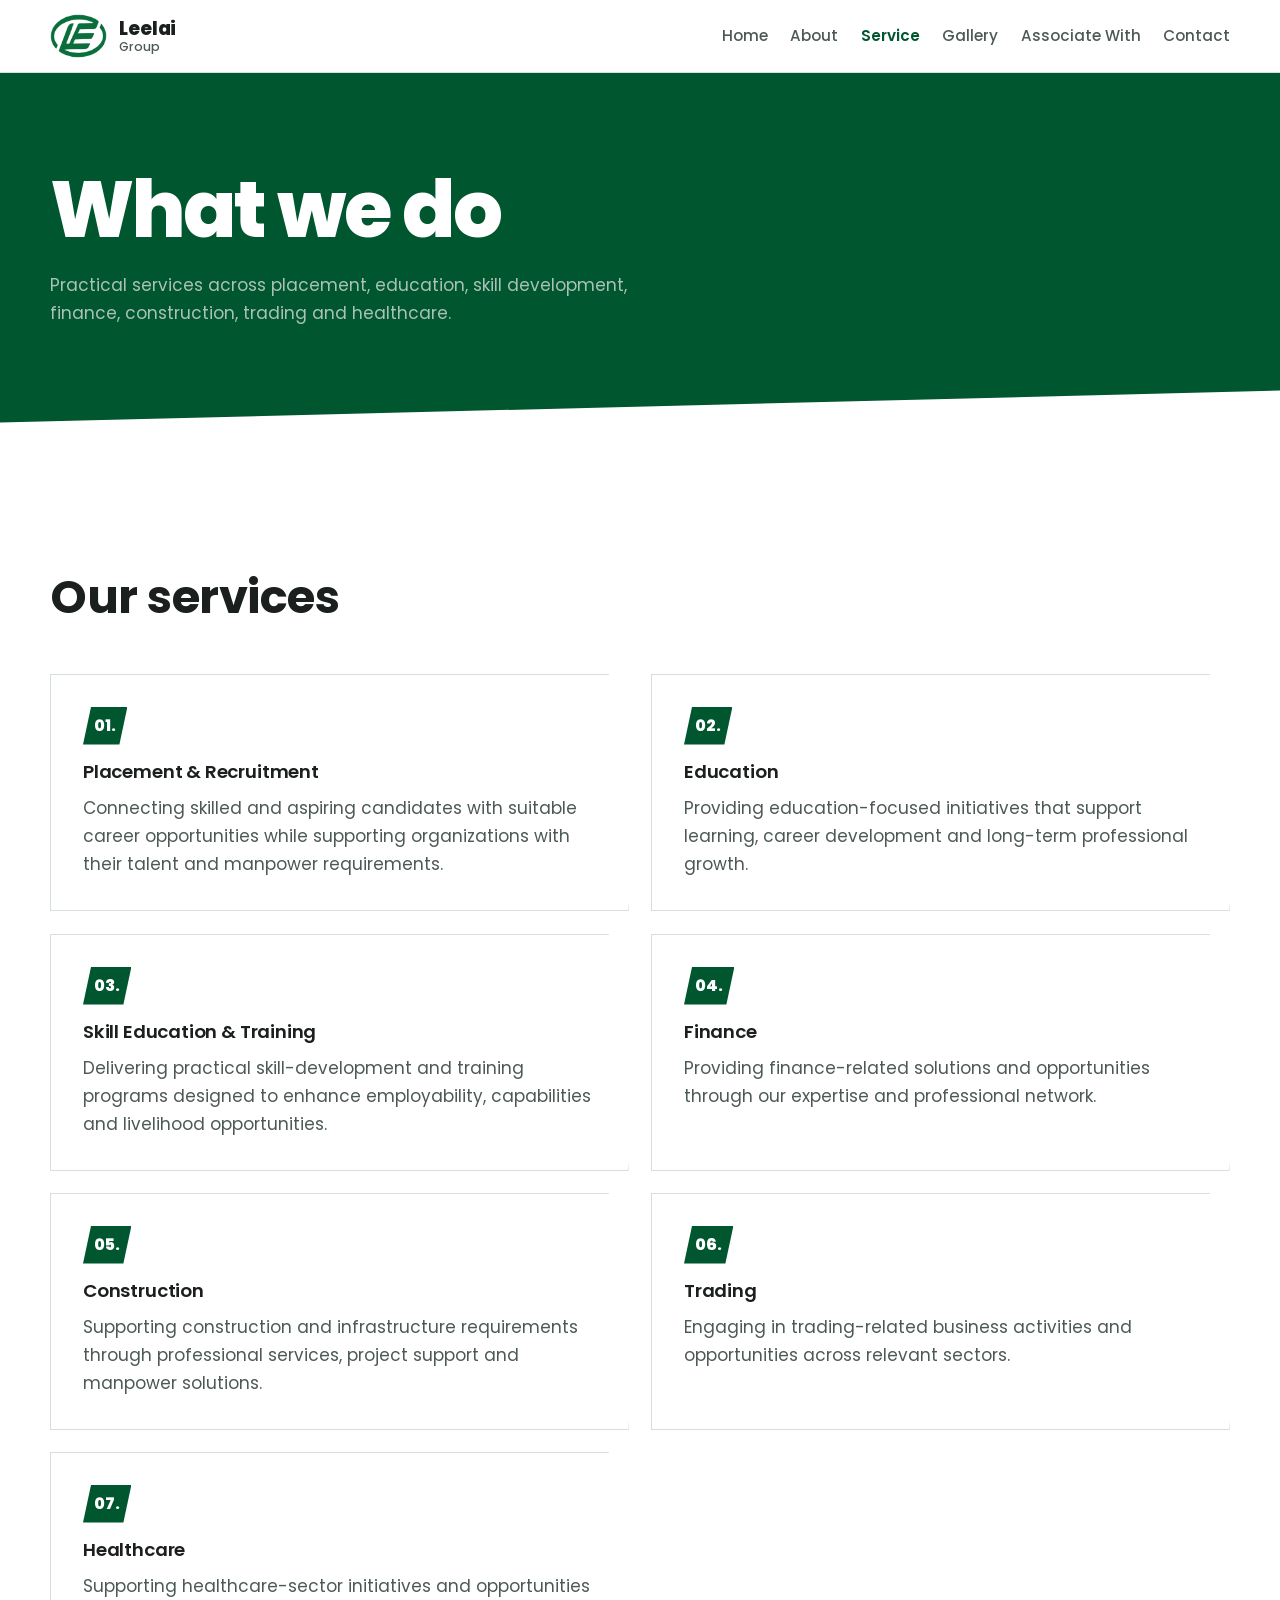
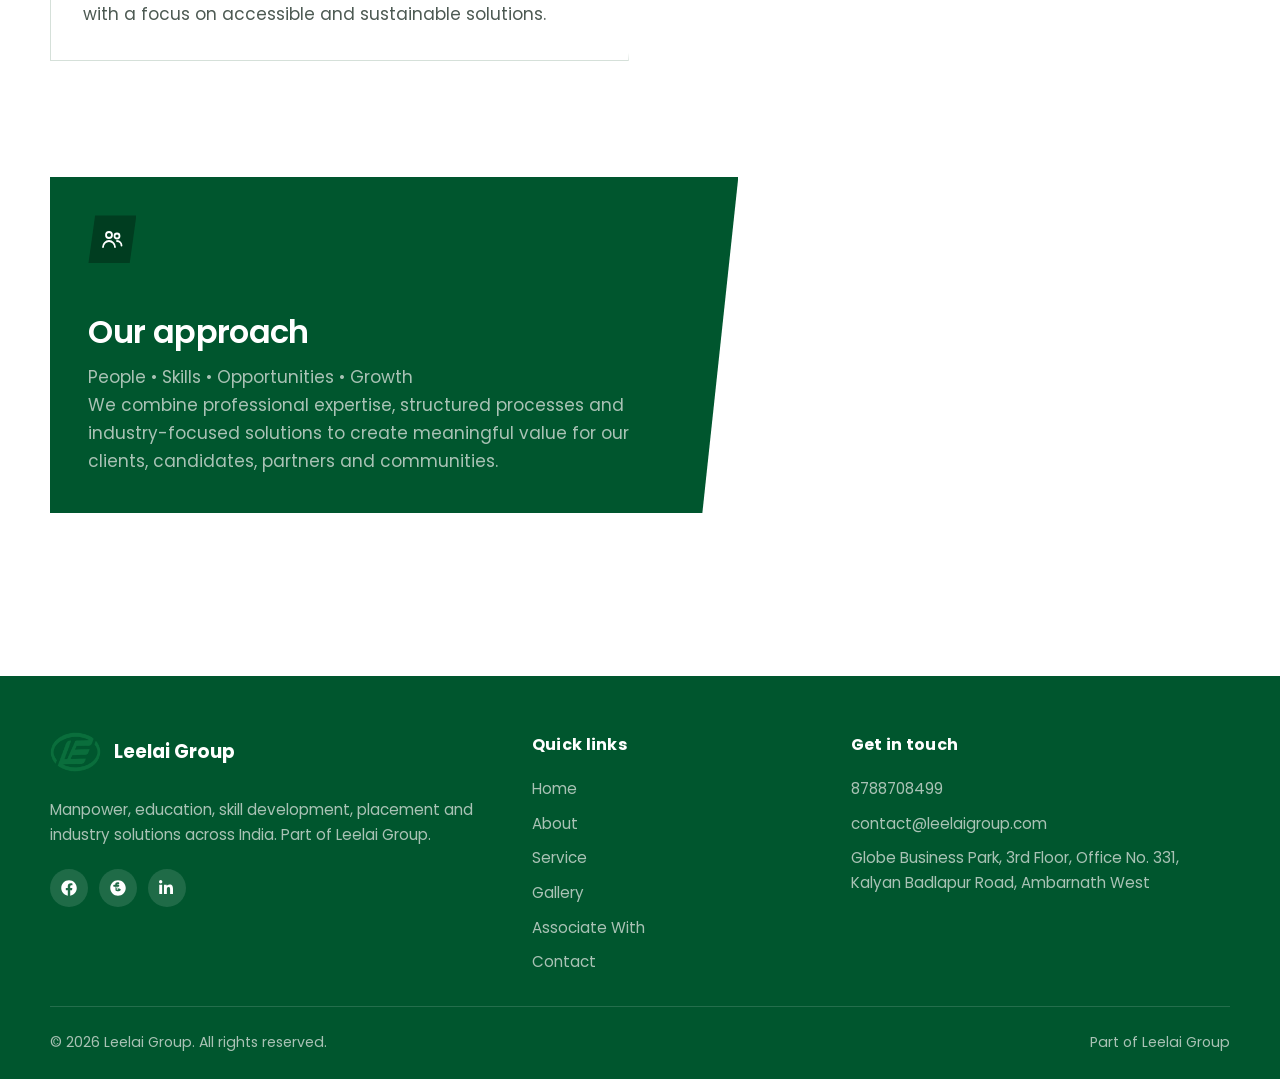
<file: service.html>
﻿<!DOCTYPE html>
<html lang="en">
<head>
<meta charset="utf-8">
<meta name="viewport" content="width=device-width, initial-scale=1">
<title>Our Services | Leelai Group</title>
<meta name="description" content="Services of Leelai Group - placement & recruitment, education, skill education & training, finance, construction, trading and healthcare solutions.">
<meta name="keywords" content="placement, recruitment, education, skill training, finance, construction, trading, healthcare services, Leelai Group">
<meta name="robots" content="index, follow">
<meta name="author" content="Leelai Group">
<link rel="canonical" href="https://leelaigroup.com/service.html">
<!-- Open Graph -->
<meta property="og:type" content="website">
<meta property="og:site_name" content="Leelai Group">
<meta property="og:title" content="Our Services | Leelai Group">
<meta property="og:description" content="Placement, education, skill training, finance, construction, trading and healthcare services.">
<meta property="og:url" content="https://leelaigroup.com/service.html">
<meta property="og:image" content="https://leelaigroup.com/assets/images/logo-transparent.png">
<meta property="og:locale" content="en_US">
<!-- Twitter -->
<meta name="twitter:card" content="summary_large_image">
<meta name="twitter:title" content="Our Services | Leelai Group">
<meta name="twitter:description" content="Placement, education, skill training, finance, construction, trading and healthcare services.">
<meta name="twitter:image" content="https://leelaigroup.com/assets/images/logo-transparent.png">
<link rel="preconnect" href="https://fonts.googleapis.com">
<link rel="preconnect" href="https://fonts.gstatic.com" crossorigin>
<link href="https://fonts.googleapis.com/css2?family=Poppins:wght@400;500;600;700;800&display=swap" rel="stylesheet">
<script>document.documentElement.classList.add('js');</script>

<link rel="stylesheet" href="css/style.css">
</head>
<body>

<header class="nav">
  <div class="wrap nav-in">
    <a class="brand" href="index.html" aria-label="Leelai Group, home">
      <img src="assets/images/logo-transparent.png" alt="Leelai logo">
      <span class="brand-name">Leelai<small>Group</small></span>
    </a>
    <button class="menu-btn" id="menuBtn" aria-expanded="false" aria-controls="navLinks">Menu</button>
    <nav class="nav-links" id="navLinks" aria-label="Main">
      <a href="index.html">Home</a>
      <a href="about.html">About</a>
      <a href="service.html" class="active">Service</a>
      <a href="gallery.html">Gallery</a>
      <a href="associate.html">Associate With</a>
      <a href="contact.html">Contact</a>
    </nav>
  </div>
</header>

<main>

  <section class="page-banner">
    <div class="wrap">
      <h1 class="h1">What we do</h1>
      <p class="lead">Practical services across placement, education, skill development, finance, construction, trading and healthcare.</p>
    </div>
  </section>

  <section class="section">
    <div class="wrap">
      <h2 class="h2">Our services</h2>
      <div class="grid grid-2">
        <div class="card reveal">
          <span class="num-badge">01.</span>
          <h3 class="h3">Placement &amp; Recruitment</h3>
          <p>Connecting skilled and aspiring candidates with suitable career opportunities while supporting organizations with their talent and manpower requirements.</p>
        </div>
        <div class="card reveal">
          <span class="num-badge">02.</span>
          <h3 class="h3">Education</h3>
          <p>Providing education-focused initiatives that support learning, career development and long-term professional growth.</p>
        </div>
        <div class="card reveal">
          <span class="num-badge">03.</span>
          <h3 class="h3">Skill Education &amp; Training</h3>
          <p>Delivering practical skill-development and training programs designed to enhance employability, capabilities and livelihood opportunities.</p>
        </div>
        <div class="card reveal">
          <span class="num-badge">04.</span>
          <h3 class="h3">Finance</h3>
          <p>Providing finance-related solutions and opportunities through our expertise and professional network.</p>
        </div>
        <div class="card reveal">
          <span class="num-badge">05.</span>
          <h3 class="h3">Construction</h3>
          <p>Supporting construction and infrastructure requirements through professional services, project support and manpower solutions.</p>
        </div>
        <div class="card reveal">
          <span class="num-badge">06.</span>
          <h3 class="h3">Trading</h3>
          <p>Engaging in trading-related business activities and opportunities across relevant sectors.</p>
        </div>
        <div class="card reveal">
          <span class="num-badge">07.</span>
          <h3 class="h3">Healthcare</h3>
          <p>Supporting healthcare-sector initiatives and opportunities with a focus on accessible and sustainable solutions.</p>
        </div>
      </div>
    </div>
  </section>

  <!-- Approach -->
  <section class="section" style="padding-top:0;">
    <div class="wrap">
      <div class="feature-row">
        <article class="feature feature-a reveal">
          <span class="icon icon-band"><svg viewBox="0 0 24 24" aria-hidden="true"><circle cx="9" cy="8" r="3"/><path d="M3 20c0-3.3 2.7-6 6-6s6 2.7 6 6"/><circle cx="17" cy="9" r="2.5"/><path d="M17 14c2.5 0 4.5 2 4.5 4.5"/></svg></span>
          <div>
            <h2 class="h3">Our approach</h2>
            <p class="lead" style="color:var(--on-band-muted);">People &bull; Skills &bull; Opportunities &bull; Growth</p>
            <p>We combine professional expertise, structured processes and industry-focused solutions to create meaningful value for our clients, candidates, partners and communities.</p>
          </div>
        </article>
      </div>
    </div>
  </section>

</main>

<footer class="footer">
  <div class="wrap footer-grid">
    <div class="footer-about">
      <a class="foot-brand" href="index.html"><img src="assets/images/logo-transparent.png" alt="Leelai Group">Leelai Group</a>
      <p>Manpower, education, skill development, placement and industry solutions across India. Part of Leelai Group.</p>
      <div class="footer-social">
        <a href="#" aria-label="Facebook"><svg viewBox="0 0 512 512"><path d="M504 256C504 119 393 8 256 8S8 119 8 256c0 123.78 90.69 226.38 209.25 245V327.69h-63V256h63v-54.64c0-62.15 37-96.48 93.67-96.48 27.14 0 55.52 4.84 55.52 4.84v61h-31.28c-30.8 0-40.41 19.12-40.41 38.73V256h68.78l-11 71.69h-57.78V501C413.31 482.38 504 379.78 504 256z"/></svg></a>
        <a href="#" aria-label="Instagram"><svg viewBox="0 0 512 512"><path d="M256 8C119 8 8 119 8 256s111 248 248 248 248-111 248-248S393 8 256 8zm88 288c0 35.3-28.7 64-64 64h-48c-35.3 0-64-28.7-64-64v-80h-32c-17.7 0-32-14.3-32-32s14.3-32 32-32h32v-16c0-35.3 28.7-64 64-64h32c17.7 0 32 14.3 32 32s-14.3 32-32 32h-32v16h32c17.7 0 32 14.3 32 32s-14.3 32-32 32h-32v80c0 8.8-7.2 16-16 16h-16v-64h16v-32h-32v96h48c17.7 0 32-14.3 32-32v-16h16z"/></svg></a>
        <a href="#" aria-label="LinkedIn"><svg viewBox="0 0 512 512"><path d="M100.28 448H7.4V148.9h92.88zM53.79 108.1C24.09 108.1 0 83.5 0 53.8a53.79 53.79 0 0 1 107.58 0c0 29.7-24.1 54.3-53.79 54.3zM447.9 448h-92.68V302.4c0-34.7-.7-79.2-48.29-79.2-48.29 0-55.69 37.7-55.69 76.7V448h-92.78V148.9h89.08v40.8h1.3c12.4-23.5 42.69-48.3 87.88-48.3 94 0 111.28 61.9 111.28 142.3V448z"/></svg></a>
      </div>
    </div>
    <div class="footer-col">
      <h2 class="footer-title">Quick links</h2>
      <ul class="footer-links">
        <li><a href="index.html">Home</a></li>
        <li><a href="about.html">About</a></li>
        <li><a href="service.html">Service</a></li>
        <li><a href="gallery.html">Gallery</a></li>
        <li><a href="associate.html">Associate With</a></li>
        <li><a href="contact.html">Contact</a></li>
      </ul>
    </div>
    <div class="footer-col">
      <h2 class="footer-title">Get in touch</h2>
      <ul class="footer-contact">
        <li><a href="tel:8788708499">8788708499</a></li>
        <li><a href="mailto:contact@leelaigroup.com">contact@leelaigroup.com</a></li>
        <li>Globe Business Park, 3rd Floor, Office No. 331, Kalyan Badlapur Road, Ambarnath West</li>
      </ul>
    </div>
  </div>
  <div class="wrap footer-bottom">
    <span>&copy; <span id="year">2026</span> Leelai Group. All rights reserved.</span>
    <span>Part of Leelai Group</span>
  </div>
</footer>

<script src="js/main.js"></script>
</body>
</html>
</file>
<file: css/style.css>
﻿:root{
  --bg:#FFFFFF;
  --surface:#FFFFFF;
  --tint:#E8F0EC;
  --ink:#1B1F1D;
  --muted:#4D5A53;
  --line:#D5E0D9;
  --brand:#00562E;
  --band:#00562E;
  --band-2:#003D20;
  --on-band:#FFFFFF;
  --on-band-muted:#A9C2B5;
  --ring:#4FB98A;
  --amber:#C8103C;
  --amber-ink:#FFFFFF;
  --amber-strong:#A50D31;
  --on-brand:#FFFFFF;
  --violet:#46287F;
  --lilac:#C3B1E1;
  --show-color:block;
  --show-white:none;
  --display:"Poppins",system-ui,-apple-system,"Segoe UI",Arial,sans-serif;
  --text:"Poppins",system-ui,-apple-system,"Segoe UI",Arial,sans-serif;
}

*,*::before,*::after{box-sizing:border-box}
html{scroll-behavior:smooth;-webkit-text-size-adjust:100%}
body{margin:0;background:var(--bg);color:var(--ink);font-family:var(--text);font-size:1.0625rem;line-height:1.65;-webkit-font-smoothing:antialiased}
img{max-width:100%;display:block}
a{color:inherit}
ul{list-style:none;margin:0;padding:0}
h1,h2,h3,p{margin:0}
:focus-visible{outline:3px solid var(--amber);outline-offset:3px;border-radius:2px}

.wrap{width:min(1180px,100% - 2.5rem);margin-inline:auto}
.section{padding:clamp(4rem,9vw,7.5rem) 0;scroll-margin-top:72px}

.h1,.h2,.h3{font-family:var(--display);letter-spacing:-0.01em;color:inherit}
.h1{font-size:clamp(2.4rem,6.2vw,4.9rem);line-height:1.05;font-weight:800;letter-spacing:-0.03em}
.h2{font-size:clamp(1.9rem,4vw,2.9rem);line-height:1.15;font-weight:700;margin-bottom:clamp(2rem,4vw,3.25rem)}
.h3{font-size:1.15rem;line-height:1.2;font-weight:600;letter-spacing:-0.01em}

/* Buttons */
.btn{display:inline-block;font-family:var(--text);font-weight:600;font-size:1rem;text-decoration:none;padding:.9rem 1.6rem;border:2px solid transparent;clip-path:polygon(8px 0,100% 0,calc(100% - 8px) 100%,0 100%);transition:background-color .18s,color .18s;cursor:pointer}
.btn-amber{background:var(--amber);color:var(--amber-ink)}
.btn-amber:hover{background:var(--amber-strong)}
.btn-line{background:transparent;color:var(--on-band);border-color:var(--on-band-muted);clip-path:none}
.btn-line:hover{background:rgba(255,255,255,.1)}
.btn-solid{background:var(--brand);color:var(--on-brand)}
.btn-solid:hover{background:var(--band-2);color:var(--on-band)}

/* Nav */
.nav{position:sticky;top:0;z-index:20;background:var(--bg);border-bottom:1px solid var(--line)}
.nav-in{display:flex;align-items:center;justify-content:space-between;height:72px;gap:1.5rem}
.brand{display:flex;align-items:center;gap:.8rem;text-decoration:none}
.brand img{height:44px;width:auto}
.brand-name{font-family:var(--display);font-weight:800;font-size:1.15rem;line-height:1.05;letter-spacing:-0.01em}
.brand-name small{display:block;font-family:var(--text);font-weight:500;font-size:.78rem;color:var(--muted);letter-spacing:0;margin-top:2px}
.nav-links{display:flex;align-items:center;gap:1.4rem}
.nav-links a{text-decoration:none;font-weight:500;font-size:.95rem;color:var(--muted)}
.nav-links a:hover{color:var(--brand)}
.nav-links a.active{color:var(--brand);font-weight:600}
.nav-links .btn{color:var(--on-band);background:var(--band);padding:.6rem 1.2rem;font-size:.95rem}
.nav-links .btn:hover{background:var(--band-2);color:var(--on-band)}
.menu-btn{display:none;background:none;border:2px solid var(--line);color:var(--ink);font:inherit;font-weight:600;padding:.45rem .9rem;cursor:pointer}

/* Page banner */
.page-banner{background:var(--band);color:var(--on-band);padding:clamp(3.5rem,8vw,6rem) 0;clip-path:polygon(0 0,100% 0,100% calc(100% - 32px),0 100%);margin-bottom:2rem}
.page-banner .lead{max-width:40rem;margin-top:1.2rem;color:var(--on-band-muted)}

/* Cards / grids */
.grid{display:grid;gap:1.4rem}
.grid-2{grid-template-columns:1fr 1fr}
.grid-3{grid-template-columns:repeat(3,1fr)}
.card{background:var(--surface);border:1px solid var(--line);padding:2rem;clip-path:polygon(0 0,calc(100% - 20px) 0,100% 100%,0 100%);transition:transform .2s,border-color .2s}
.card:hover{transform:translateY(-4px);border-color:var(--brand)}
.card h3{margin-bottom:.7rem}
.card p{color:var(--muted);margin-top:.4rem}
.card-soft{background:var(--tint)}
.num-badge{display:inline-block;font-family:var(--display);font-weight:800;font-size:1rem;color:var(--on-band);background:var(--band);padding:.35rem .7rem;clip-path:polygon(8px 0,100% 0,calc(100% - 8px) 100%,0 100%);margin-bottom:1rem}

/* Map */
.map-card{background:var(--surface);border:1px solid var(--line);border-radius:16px;overflow:hidden;box-shadow:0 14px 40px rgba(0,61,32,.08)}
.map-bar{display:flex;flex-wrap:wrap;align-items:center;justify-content:space-between;gap:1rem;padding:1.1rem 1.4rem;border-bottom:1px solid var(--line);background:var(--tint)}
.map-bar .map-title{display:flex;align-items:center;gap:.7rem;font-family:var(--display);font-weight:700;font-size:1.05rem;color:var(--ink)}
.map-bar .map-title svg{width:22px;height:22px;flex:none;fill:none;stroke:var(--brand);stroke-width:2;stroke-linecap:round;stroke-linejoin:round}
.map-bar address{font-style:normal;font-size:.92rem;color:var(--muted)}
.map-frame{position:relative;width:100%;height:clamp(300px,46vw,460px)}
.map-frame iframe{position:absolute;inset:0;width:100%;height:100%;border:0}
.map-cta{padding:1rem 1.4rem;display:flex;flex-wrap:wrap;align-items:center;gap:.9rem}
.map-cta p{color:var(--muted);font-size:.95rem;flex:1;min-width:200px}

/* Team */
.team-group h3{display:inline-block;font-family:var(--display);font-size:1.15rem;color:var(--on-band);background:var(--band);padding:.45rem 1rem;clip-path:polygon(10px 0,100% 0,calc(100% - 10px) 100%,0 100%);margin-bottom:1.6rem}
.team-grid{display:grid;grid-template-columns:repeat(3,1fr);gap:1.5rem}
.team-grid.management{grid-template-columns:repeat(2,1fr)}
.team-card{background:var(--surface);border:1px solid var(--line);border-radius:16px;padding:1.8rem;text-align:center;transition:transform .2s,box-shadow .2s}
.team-card:hover{transform:translateY(-5px);box-shadow:0 16px 40px rgba(0,61,32,.10)}
.team-avatar{width:96px;height:96px;border-radius:50%;margin:0 auto 1.1rem;overflow:hidden;border:3px solid var(--tint);display:grid;place-items:center;background:var(--tint);color:var(--brand);font-family:var(--display);font-weight:800;font-size:1.9rem}
.team-avatar img{width:100%;height:100%;object-fit:cover}
.team-card .team-role{display:inline-block;font-size:.72rem;font-weight:600;text-transform:uppercase;letter-spacing:1.5px;color:var(--on-brand);background:var(--brand);padding:.25rem .7rem;clip-path:polygon(6px 0,100% 0,calc(100% - 6px) 100%,0 100%);margin-bottom:.6rem}
.team-card h4{font-family:var(--display);font-size:1.15rem;margin-bottom:.15rem}
.team-card .team-name{font-family:var(--display);font-weight:700;font-size:1.1rem;color:var(--ink)}

/* Icon */
.icon{width:48px;height:48px;display:grid;place-items:center;clip-path:polygon(14% 0,100% 0,86% 100%,0 100%);background:var(--tint);color:var(--brand);flex:none;margin-bottom:1.1rem}
.icon svg{width:24px;height:24px;fill:none;stroke:currentColor;stroke-width:1.8;stroke-linecap:round;stroke-linejoin:round}
.icon-band{background:var(--band-2);color:var(--on-band)}

/* Feature (dark/light split) */
.feature-row{display:grid;grid-template-columns:7fr 5fr}
.feature{min-height:280px;padding:2.4rem;display:flex;flex-direction:column;justify-content:space-between;gap:2rem}
.feature .h3{font-size:clamp(1.5rem,2.6vw,2rem);margin-bottom:.7rem;letter-spacing:-0.02em}
.feature-a{background:var(--band);color:var(--on-band);padding-right:4.2rem;clip-path:polygon(0 0,100% 0,calc(100% - 36px) 100%,0 100%)}
.feature-a p{color:var(--on-band-muted)}
.feature-b{background:var(--tint);margin-left:-28px;padding-left:5rem;clip-path:polygon(36px 0,100% 0,100% 100%,0 100%)}
.feature-b p{color:var(--muted)}

/* Form */
.form-grid{display:grid;gap:1.4rem}
.form-row{display:grid;grid-template-columns:1fr 1fr;gap:1.4rem}
.field label{display:flex;align-items:center;gap:.45rem;font-size:.86rem;font-weight:600;letter-spacing:.2px;margin-bottom:.5rem;color:var(--ink)}
.field label svg{width:16px;height:16px;fill:none;stroke:var(--brand);stroke-width:2;stroke-linecap:round;stroke-linejoin:round;flex:none}
.field .req{color:var(--amber);font-weight:700}
.field input,.field textarea,.field select{width:100%;padding:.9rem 1.05rem;border:2px solid var(--line);background:var(--bg);color:var(--ink);font:inherit;font-size:.98rem;border-radius:10px;transition:border-color .18s,box-shadow .18s,background .18s}
.field input::placeholder,.field textarea::placeholder{color:var(--muted);opacity:.7}
.field input:hover,.field textarea:hover,.field select:hover{border-color:#B9C9BF}
.field input:focus,.field textarea:focus,.field select:focus{outline:none;border-color:var(--brand);background:var(--surface);box-shadow:0 0 0 4px rgba(0,86,46,.2)}
.field textarea{resize:vertical;min-height:130px;line-height:1.5}
.form-card{background:var(--surface);border:1px solid var(--line);border-radius:14px;padding:clamp(1.6rem,4vw,2.4rem);box-shadow:0 12px 34px rgba(0,61,32,.06)}
.form-card-head{display:flex;align-items:center;gap:.9rem;margin-bottom:1.4rem;padding-bottom:1.2rem;border-bottom:1px solid var(--line)}
.form-card-head .icon{width:44px;height:44px;margin-bottom:0}
.form-card-head h3{margin:0}
.form-card-head p{color:var(--muted);font-size:.9rem;margin-top:.15rem}
.btn-block{width:100%}
.btn-grad{background:linear-gradient(135deg,var(--band),var(--band-2));color:var(--on-band)}
.btn-grad:hover{background:linear-gradient(135deg,var(--band-2),var(--band));color:var(--on-band)}

/* Contact info */
.contact-line{margin-bottom:.9rem}
.contact-line a{border-bottom:1px solid transparent}
.contact-line a:hover{border-color:var(--amber);color:var(--amber)}

/* Pro contact */
.contact-layout{display:grid;grid-template-columns:1.5fr 1fr;gap:2.5rem;align-items:start}
.contact-sub{color:var(--muted);margin-bottom:2rem;max-width:40rem}
.contact-list{display:grid;gap:1rem}
.contact-item{display:flex;gap:1.1rem;align-items:flex-start;background:var(--surface);border:1px solid var(--line);border-radius:14px;padding:1.1rem 1.3rem;transition:transform .25s var(--ease, ease),box-shadow .25s,border-color .25s}
.contact-item:hover{transform:translateX(5px);box-shadow:0 10px 28px rgba(0,61,32,.08);border-color:var(--brand)}
.c-icon{width:46px;height:46px;flex:none;display:grid;place-items:center;clip-path:polygon(14% 0,100% 0,86% 100%,0 100%);background:var(--tint);color:var(--brand)}
.c-icon svg{width:22px;height:22px;fill:none;stroke:currentColor;stroke-width:1.8;stroke-linecap:round;stroke-linejoin:round}
.c-icon.big{width:60px;height:60px}
.c-label{display:block;font-size:.72rem;font-weight:700;text-transform:uppercase;letter-spacing:1.5px;color:var(--muted);margin-bottom:.15rem}
.c-value{font-weight:600;color:var(--ink);font-size:.98rem;word-break:break-word}
.c-value a{color:var(--brand);border-bottom:1px solid transparent}
.c-value a:hover{border-color:var(--brand)}
.contact-actions{display:flex;flex-wrap:wrap;gap:.9rem;margin-top:1.8rem}
.contact-social{display:flex;gap:.8rem;margin-top:1.6rem}
.contact-social a{width:42px;height:42px;display:grid;place-items:center;border-radius:50%;background:var(--tint);color:var(--brand);transition:all .25s var(--ease, ease)}
.contact-social a:hover{background:var(--brand);color:var(--on-brand);transform:translateY(-3px)}
.contact-social svg{width:18px;height:18px;fill:currentColor}
.contact-hours{background:var(--band);color:var(--on-band);border-radius:18px;padding:2rem;position:sticky;top:100px}
.contact-hours .c-icon{background:rgba(255,255,255,.12);color:var(--on-band);margin-bottom:1.2rem}
.contact-hours h3{color:var(--on-band);margin-bottom:1.2rem}
.hours-list{display:grid;gap:.9rem}
.hours-list li{display:flex;justify-content:space-between;gap:1rem;font-size:.95rem;border-bottom:1px solid rgba(255,255,255,.12);padding-bottom:.9rem}
.hours-list li:last-child{border-bottom:0;padding-bottom:0}
.hours-list span:last-child{font-weight:600;color:var(--on-band)}

/* Gallery */
.gallery{display:grid;grid-template-columns:repeat(3,1fr);gap:1.4rem}
.gallery-item{background:var(--surface);border:1px solid var(--line);overflow:hidden;transition:transform .2s}
.gallery-item:hover{transform:translateY(-4px)}
.gallery-thumb{aspect-ratio:4/3;background:var(--tint);display:grid;place-items:center;color:var(--muted)}
.gallery-item figcaption{padding:1rem;font-size:.9rem;color:var(--muted)}

/* Gallery showcase (colored thumbs with tags, icon, zoom, caption) */
.gallery-thumb.g-edu,.gallery-thumb.g-plc,.gallery-thumb.g-con{position:relative;overflow:hidden;color:var(--on-band)}
.gallery-thumb.g-edu{background:linear-gradient(135deg,#00562E,#0A7A44)}
.gallery-thumb.g-plc{background:linear-gradient(135deg,#003D20,#00562E)}
.gallery-thumb.g-con{background:linear-gradient(135deg,#0A7A44,#003D20)}
.gallery-tag{position:absolute;top:14px;left:14px;z-index:2;font-family:var(--text);font-size:.72rem;font-weight:600;text-transform:uppercase;letter-spacing:1.2px;color:var(--on-band);background:rgba(0,0,0,.30);padding:.3rem .75rem;border-radius:999px}
.g-ic{display:grid;place-items:center;color:var(--on-band);opacity:.95}
.g-ic svg{width:56px;height:56px;fill:none;stroke:currentColor;stroke-width:1.5;stroke-linecap:round;stroke-linejoin:round}
.gallery-zoom{position:absolute;top:14px;right:14px;z-index:2;width:36px;height:36px;display:grid;place-items:center;border-radius:50%;background:rgba(255,255,255,.16);color:var(--on-band);opacity:0;transform:translateY(-4px);transition:opacity .25s,transform .25s}
.gallery-item:hover .gallery-zoom{opacity:1;transform:none}
.gallery-zoom svg{width:18px;height:18px;fill:none;stroke:currentColor;stroke-width:2;stroke-linecap:round;stroke-linejoin:round}
.gallery-item .gallery-caption{position:absolute;left:0;right:0;bottom:0;z-index:2;padding:1.8rem 1.2rem .9rem;font-size:.95rem;font-weight:600;color:var(--on-band);background:linear-gradient(to top,rgba(0,0,0,.55),transparent)}

/* Table */
.table-wrap{overflow-x:auto;background:var(--surface);border:1px solid var(--line)}
table{width:100%;border-collapse:collapse}
thead{background:var(--band);color:var(--on-band)}
th,td{padding:.95rem 1.1rem;text-align:left;border-bottom:1px solid var(--line);font-size:.95rem}
tbody tr:hover{background:var(--tint)}
td a{color:var(--brand);font-weight:600}

/* Footer */
.footer{background:var(--band);color:var(--on-band-muted);padding:clamp(2.5rem,5vw,3.5rem) 0 1.5rem;font-size:.95rem;margin-top:3rem}
.footer-grid{display:grid;grid-template-columns:1.6fr 1fr 1.4fr;gap:2.5rem 3rem;padding-bottom:2rem}
.foot-brand{display:inline-flex;align-items:center;gap:.8rem;color:var(--on-band);font-family:var(--display);font-weight:700;font-size:1.15rem;text-decoration:none}
.foot-brand img{height:40px;width:auto;display:block}
.footer-about p{margin-top:1.1rem;max-width:34rem;color:var(--on-band-muted)}
.footer-title{font-family:var(--display);font-weight:700;font-size:1rem;color:var(--on-band);margin:0 0 1.1rem;letter-spacing:.02em}
.footer-links,.footer-contact{display:grid;gap:.6rem}
.footer-links a,.footer-contact a{color:var(--on-band-muted);text-decoration:none;transition:color .2s}
.footer-links a:hover,.footer-contact a:hover{color:var(--lilac)}
.footer-contact li{color:var(--on-band-muted);max-width:32rem}
.footer-social{display:flex;gap:.7rem;margin-top:1.4rem}
.footer-social a{width:38px;height:38px;display:grid;place-items:center;border-radius:50%;background:rgba(255,255,255,.12);color:var(--on-band);transition:background .25s,color .25s,transform .25s}
.footer-social a:hover{background:var(--amber);color:var(--amber-ink);transform:translateY(-3px)}
.footer-social svg{width:16px;height:16px;fill:currentColor}
.footer-bottom{display:flex;flex-wrap:wrap;align-items:center;justify-content:space-between;gap:.8rem;border-top:1px solid rgba(255,255,255,.14);padding-top:1.5rem;color:var(--on-band-muted);font-size:.88rem}

@media (max-width:980px){
  .nav-links{gap:.6rem}
  .nav-links a{font-size:.88rem;padding:.35rem .4rem}
  .nav-in{gap:1rem}
  .grid-3,.why-grid{grid-template-columns:1fr 1fr}
  .team-grid{grid-template-columns:repeat(2,1fr)}
  .gallery{grid-template-columns:1fr 1fr}
  .feature-row{grid-template-columns:1fr}
  .form-row{grid-template-columns:1fr}
  .contact-layout{grid-template-columns:1fr}
  .contact-hours{position:static}
  .footer-grid{grid-template-columns:1fr 1fr}
}
@media (max-width:820px){
  .menu-btn{display:block}
  .nav-links{display:none;position:absolute;top:72px;left:0;right:0;background:var(--bg);border-bottom:1px solid var(--line);flex-direction:column;align-items:flex-start;padding:1.2rem 1.25rem 1.5rem;gap:1.1rem}
  .nav-links.open{display:flex}
  .feature{min-height:0}
  .feature-a,.feature-b{clip-path:none;margin-left:0;padding:2rem}
  .brand-name small{display:none}
}
@media (max-width:640px){
  .wrap{width:min(1180px,100% - 1.5rem)}
  .grid-2,.grid-3,.team-grid,.team-grid.management,.gallery{grid-template-columns:1fr}
  .page-banner{clip-path:polygon(0 0,100% 0,100% calc(100% - 22px),0 100%)}
  .footer-grid{grid-template-columns:1fr;gap:2rem}
  .footer-bottom{flex-direction:column;text-align:center;justify-content:center}
}
@media (prefers-reduced-motion:reduce){
  html{scroll-behavior:auto}
  *{transition:none !important;animation:none !important}
  .reveal{opacity:1 !important}
}

/* ================= ANIMATIONS ================= */
@keyframes fadeUp{from{opacity:0;transform:translateY(28px)}to{opacity:1;transform:none}}
@keyframes fadeIn{from{opacity:0}to{opacity:1}}
@keyframes fadeLeft{from{opacity:0;transform:translateX(-30px)}to{opacity:1;transform:none}}
@keyframes fadeRight{from{opacity:0;transform:translateX(30px)}to{opacity:1;transform:none}}
@keyframes zoomIn{from{opacity:0;transform:scale(.9)}to{opacity:1;transform:scale(1)}}
@keyframes floaty{0%,100%{transform:translateY(0)}50%{transform:translateY(-8px)}}
@keyframes pulseDot{0%{box-shadow:0 0 0 0 rgba(200,16,60,.5)}70%{box-shadow:0 0 0 10px rgba(200,16,60,0)}100%{box-shadow:0 0 0 0 rgba(200,16,60,0)}}

html.js .reveal{opacity:0;will-change:transform,opacity}
.reveal.visible{animation:fadeUp .7s cubic-bezier(.22,.61,.36,1) both}
.reveal-left.visible{animation:fadeLeft .7s cubic-bezier(.22,.61,.36,1) both}
.reveal-right.visible{animation:fadeRight .7s cubic-bezier(.22,.61,.36,1) both}
.reveal-zoom.visible{animation:zoomIn .6s cubic-bezier(.22,.61,.36,1) both}

.card,.team-card,.gallery-item,.svc-item,.feature{transition:transform .3s var(--ease, ease),box-shadow .3s var(--ease, ease),border-color .3s}
.card:hover,.team-card:hover{transform:translateY(-6px);box-shadow:0 18px 44px rgba(0,61,32,.14)}

.floaty{animation:floaty 4s ease-in-out infinite}
.brand img{transition:transform .3s var(--ease, ease)}
.brand:hover img{transform:scale(1.05) rotate(-2deg)}
.btn{transition:transform .25s var(--ease, ease),box-shadow .25s,background-color .2s,color .2s}
.btn:hover{transform:translateY(-3px)}
.header-pulse{animation:pulseDot 2.2s infinite}
</file>
